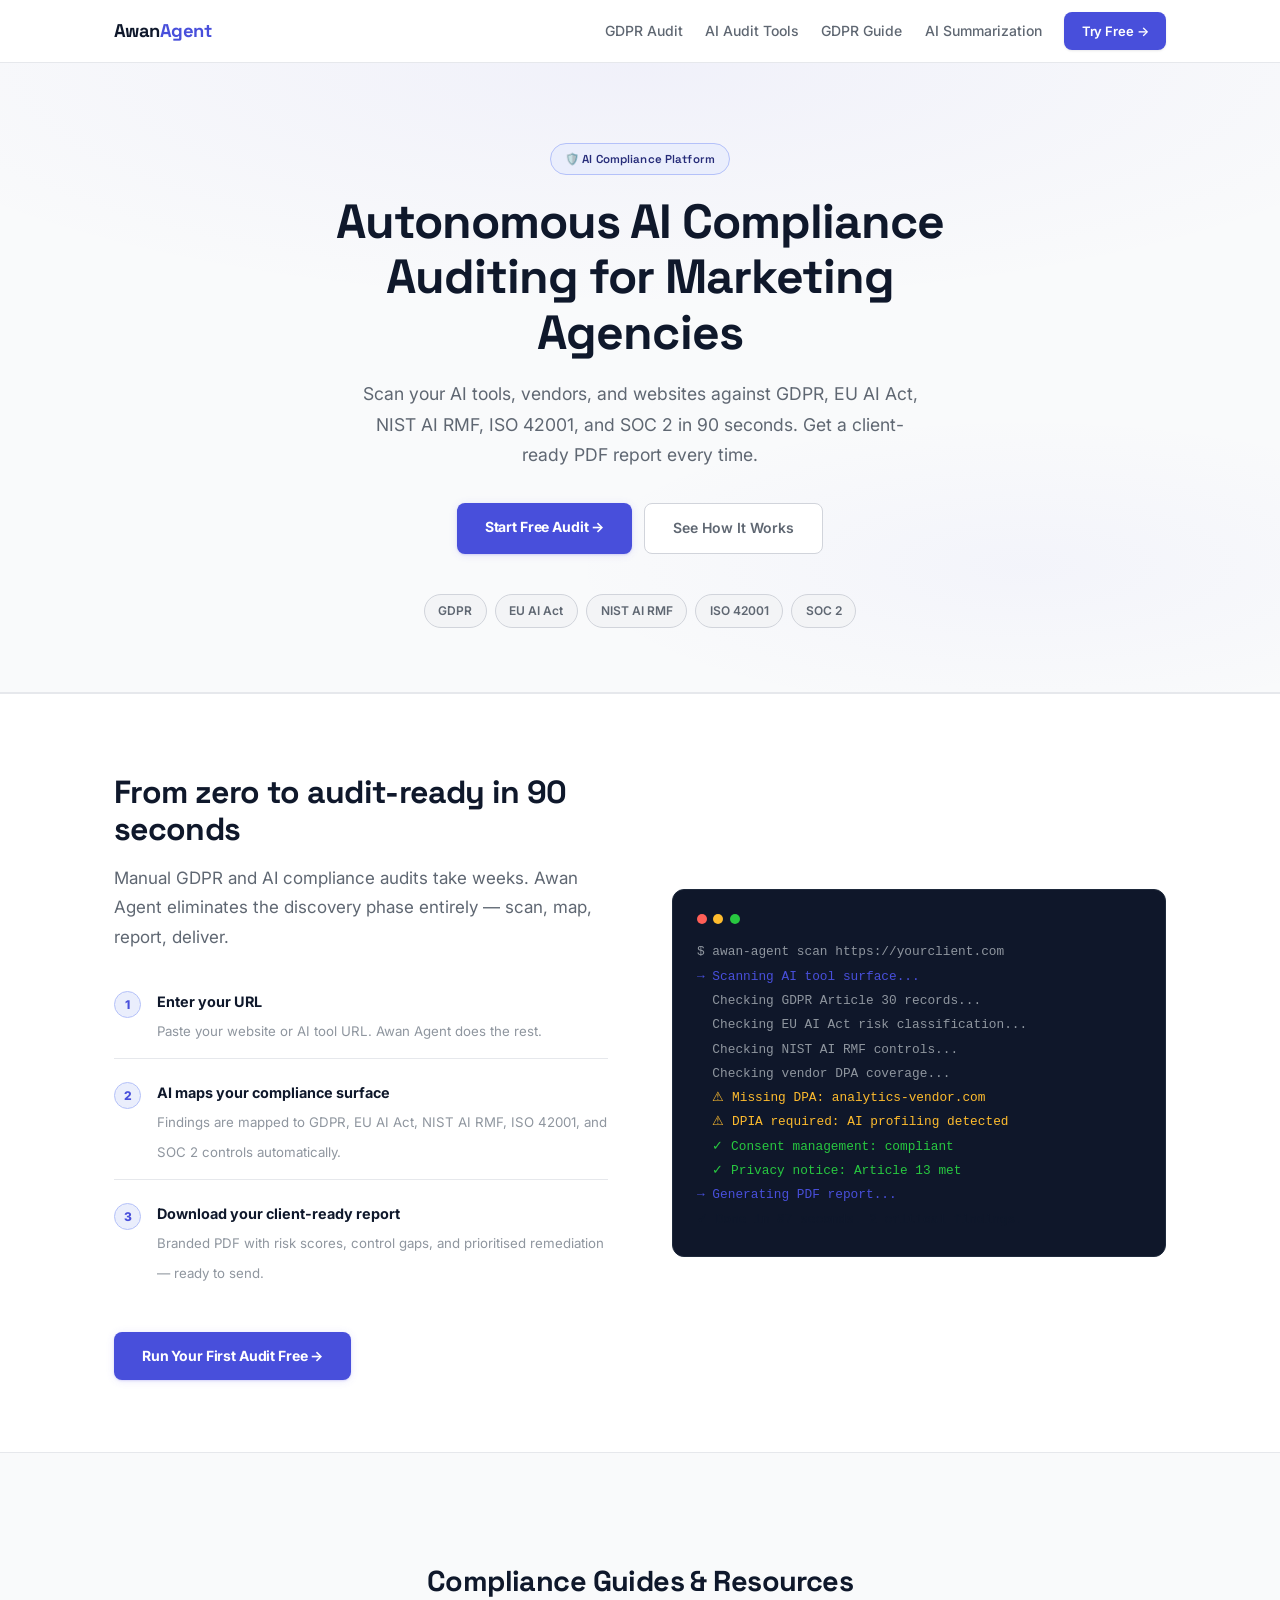
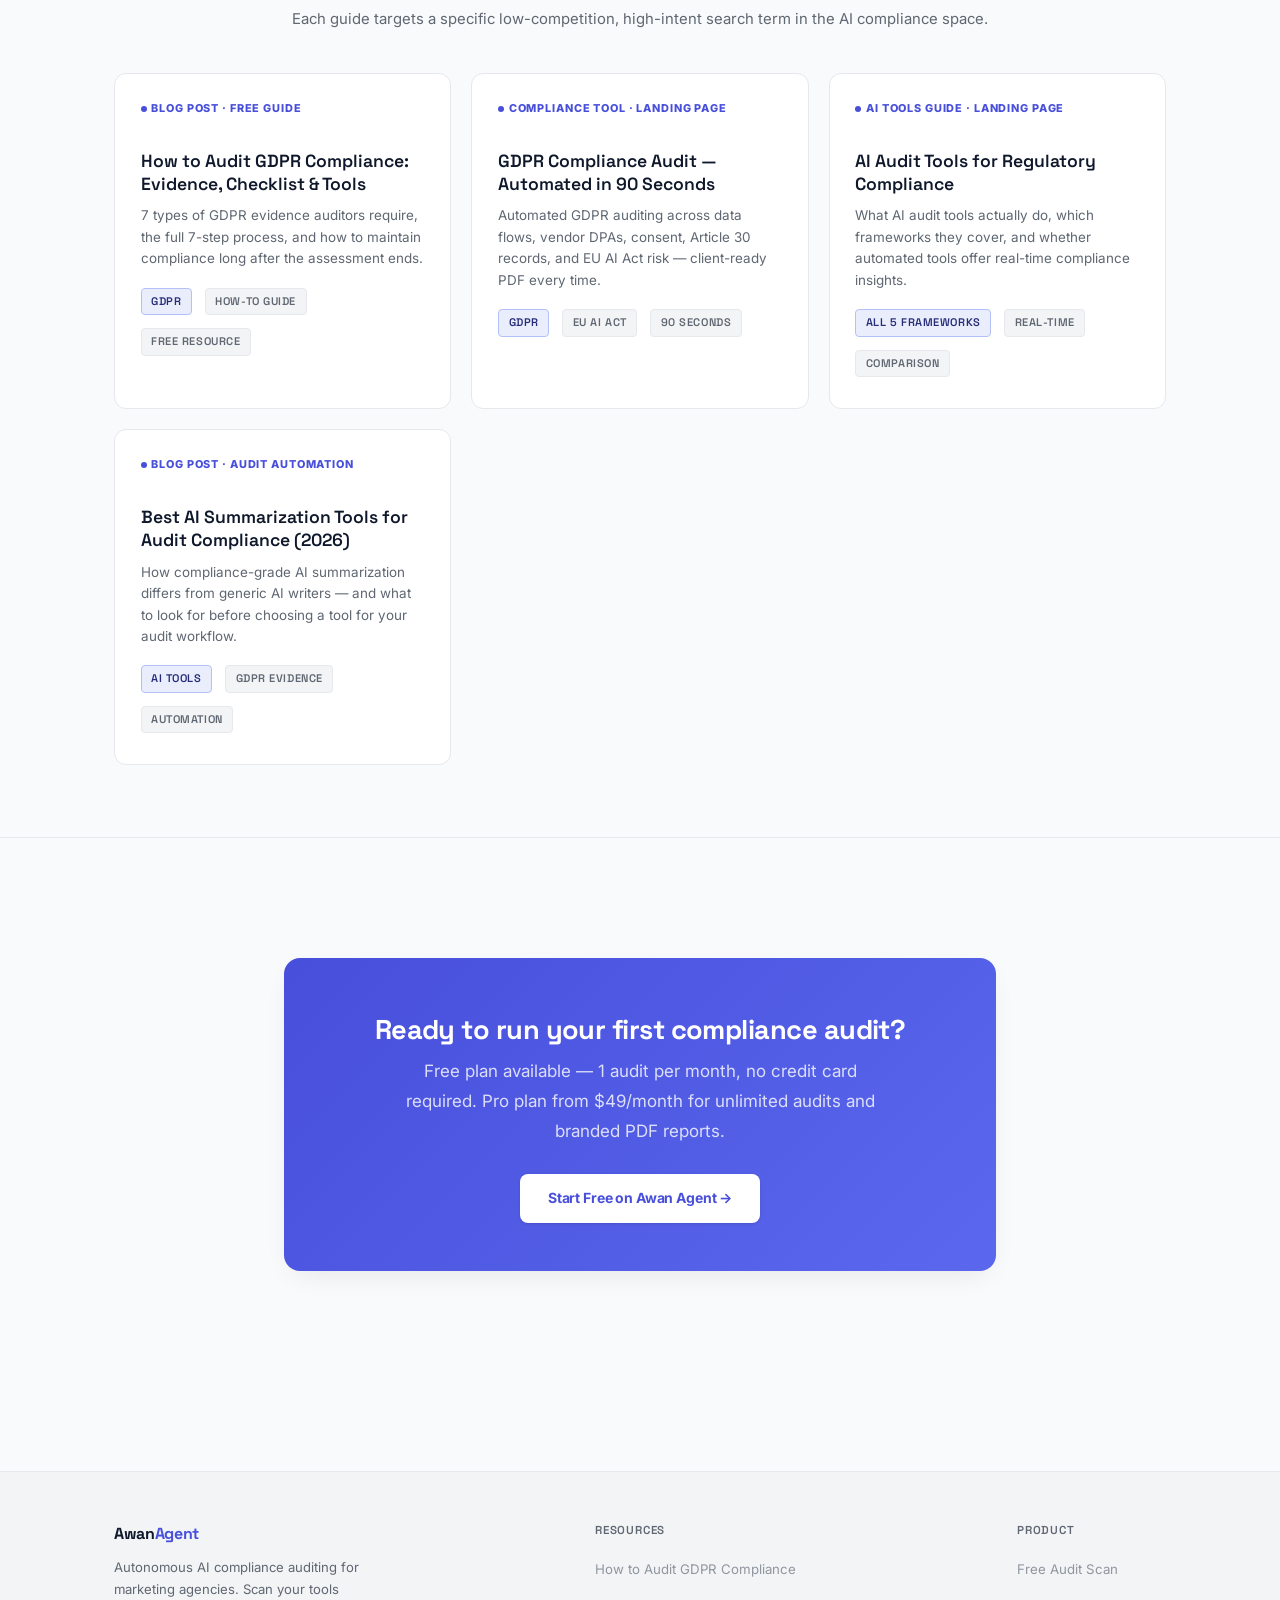
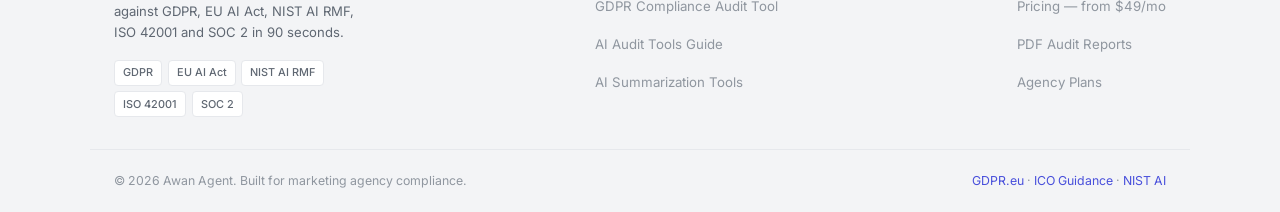
<file: index.html>
<!DOCTYPE html>
<html lang="en">
<head>
  <meta charset="UTF-8" />
  <meta name="viewport" content="width=device-width, initial-scale=1.0" />
  <title>Awan Agent — AI Compliance Audit for Marketing Agencies | GDPR, EU AI Act, SOC 2</title>
  <meta name="description" content="Awan Agent scans your AI tools against GDPR, EU AI Act, NIST AI RMF, ISO 42001 and SOC 2 in 90 seconds. Client-ready PDF reports. Built for marketing agencies." />
  <link rel="canonical" href="https://ohawanaofficial.github.io/Awan-Agent/" />
  <meta property="og:title"       content="Awan Agent — AI Compliance Audit for Marketing Agencies" />
  <meta property="og:description" content="Autonomous GDPR and EU AI Act compliance auditing in 90 seconds. Client-ready PDF reports. Built for marketing agencies." />
  <meta property="og:type"        content="website" />
  <meta property="og:url"         content="https://ohawanaofficial.github.io/Awan-Agent/" />
  <meta property="og:site_name"   content="Awan Agent" />
  <meta name="twitter:card"        content="summary_large_image" />
  <meta name="twitter:title"       content="Awan Agent — AI Compliance Audit for Marketing Agencies" />
  <meta name="twitter:description" content="Scan your AI tools against GDPR, EU AI Act, NIST AI RMF and SOC 2 in 90 seconds." />
  <script type="application/ld+json">
  {
    "@context": "https://schema.org",
    "@graph": [
      {
        "@type": "Organization",
        "name": "Awan Agent",
        "url": "https://awan-agent.lovable.app",
        "description": "Autonomous AI compliance auditing platform for marketing agencies covering GDPR, EU AI Act, NIST AI RMF, ISO 42001 and SOC 2."
      },
      {
        "@type": "WebSite",
        "name": "Awan Agent",
        "url": "https://ohawanaofficial.github.io/Awan-Agent/",
        "description": "AI compliance audit resources and tools for marketing agencies."
      },
      {
        "@type": "BreadcrumbList",
        "itemListElement": [
          { "@type": "ListItem", "position": 1, "name": "Home", "item": "https://ohawanaofficial.github.io/Awan-Agent/" }
        ]
      }
    ]
  }
  </script>
  <link rel="stylesheet" href="./styles.css" />
  <style>
    .hub-hero{padding:5rem 0 4rem;text-align:center;background:radial-gradient(ellipse 100% 60% at 50% 0%,rgba(79,70,229,.05) 0%,transparent 65%),radial-gradient(ellipse 60% 40% at 80% 80%,rgba(99,102,241,.04) 0%,transparent 60%);border-bottom:1px solid var(--border)}
    .hub-hero h1{max-width:720px;margin:0 auto 1.2rem}
    .hub-hero .lead{max-width:560px;margin:0 auto 2rem;font-size:1.1rem;color:var(--text-muted)}
    .frameworks-row{display:flex;gap:.5rem;flex-wrap:wrap;justify-content:center;margin-top:2.5rem}
    .fw-pill{background:var(--surface-2);border:1px solid var(--border-2);color:var(--text-muted);font-size:.75rem;font-weight:600;padding:.35rem .85rem;border-radius:100px}
    .pages-section{padding:4.5rem 0}
    .pages-section h2{text-align:center;font-size:clamp(1.3rem,3vw,1.8rem);margin-bottom:.5rem}
    .section-sub{text-align:center;color:var(--text-muted);font-size:.93rem;margin-bottom:2.5rem}
    .page-grid{display:grid;grid-template-columns:repeat(auto-fit,minmax(280px,1fr));gap:1.25rem}
    .page-card{background:var(--surface);border:1px solid var(--border);border-radius:var(--radius-lg);padding:1.6rem;text-decoration:none!important;display:block;transition:border-color .2s,transform .15s}
    .page-card:hover{border-color:var(--accent-border);transform:translateY(-2px);box-shadow:0 8px 24px -8px rgba(79,70,229,.12);opacity:1}
    .page-card-type{font-size:.68rem;font-weight:800;text-transform:uppercase;letter-spacing:.08em;color:var(--primary);margin-bottom:.7rem;display:block}
    .page-card h3{font-family:var(--font-display);font-size:1.1rem;font-weight:600;color:var(--text);margin-bottom:.6rem;line-height:1.3}
    .page-card p{font-size:.84rem;color:var(--text-muted);margin:0 0 1.1rem;line-height:1.6}
    .page-card-meta{display:flex;gap:.5rem;flex-wrap:wrap}
    .live-dot{width:6px;height:6px;border-radius:50%;background:var(--primary);display:inline-block;margin-right:.3rem;animation:pulse 2s infinite}
    @keyframes pulse{0%,100%{opacity:1}50%{opacity:.35}}
    
    .product-section{background:var(--surface);border-top:1px solid var(--border);border-bottom:1px solid var(--border);padding:4.5rem 0}
    .product-inner{max-width:var(--max-w-wide);margin:0 auto;padding:0 1.5rem;display:grid;grid-template-columns:1fr 1fr;gap:4rem;align-items:center}
    .product-inner h2{margin-top:0;font-size:clamp(1.4rem,3vw,2rem)}
    .product-inner>div>p{color:var(--text-muted)}
    .product-steps{list-style:none;margin:1.5rem 0 2rem;padding:0}
    .product-steps li{display:flex;gap:1rem;align-items:flex-start;padding:.75rem 0;border-bottom:1px solid var(--border)}
    .product-steps li:last-child{border-bottom:none}
    .step-num{background:var(--accent-dim);border:1px solid var(--accent-border);color:var(--primary);font-size:.75rem;font-weight:800;width:1.7rem;height:1.7rem;border-radius:50%;display:flex;align-items:center;justify-content:center;flex-shrink:0;margin-top:2px}
    .step-text strong{color:var(--text);display:block;font-size:.9rem;margin-bottom:.15rem}
    .step-text span{font-size:.83rem;color:var(--text-dim)}
    .product-visual{background:var(--bg);border:1px solid var(--border);border-radius:var(--radius-lg);padding:1.5rem}
    .terminal-bar{display:flex;gap:.4rem;margin-bottom:1rem}
    .terminal-bar span{width:10px;height:10px;border-radius:50%}
    .t-red{background:#ff5f57}.t-amber{background:#febc2e}.t-green{background:#28c840}
    .terminal-body{font-family:'Courier New',monospace;font-size:.8rem;line-height:1.9}
    .t-dim{color:var(--text-dim)}.t-accent{color:var(--primary)}.t-white{color:var(--text)}.t-warn{color:#febc2e}.t-ok{color:#28c840}
    @media(max-width:720px){.product-inner{grid-template-columns:1fr;gap:2.5rem}.hub-hero{padding:3rem 0 2.5rem}}
  </style>
</head>
<body>

<nav class="site-nav" aria-label="Main navigation">
  <div class="nav-inner">
    <a href="./" class="nav-logo">Awan<span>Agent</span></a>
    <div class="nav-links">
      <a href="./gdpr-compliance-audit/">GDPR Audit</a>
      <a href="./ai-audit-tools/">AI Audit Tools</a>
      <a href="./blog/how-to-audit-gdpr-compliance/">GDPR Guide</a>
      <a href="./blog/ai-summarization-tools-audit-compliance/">AI Summarization</a>
      <a href="https://awan-agent.lovable.app" target="_blank" rel="noopener" class="btn-nav">Try Free →</a>
    </div>
  </div>
</nav>

<header class="hub-hero">
  <div class="container">
    <div class="hero-badge">🛡️ AI Compliance Platform</div>
    <h1>Autonomous AI Compliance Auditing for Marketing Agencies</h1>
    <p class="lead">Scan your AI tools, vendors, and websites against GDPR, EU AI Act, NIST AI RMF, ISO 42001, and SOC 2 in 90 seconds. Get a client-ready PDF report every time.</p>
    <div class="cta-buttons">
      <a href="https://awan-agent.lovable.app" target="_blank" rel="noopener" class="btn">Start Free Audit →</a>
      <a href="./gdpr-compliance-audit/" class="btn-ghost">See How It Works</a>
    </div>
    <div class="frameworks-row">
      <span class="fw-pill">GDPR</span>
      <span class="fw-pill">EU AI Act</span>
      <span class="fw-pill">NIST AI RMF</span>
      <span class="fw-pill">ISO 42001</span>
      <span class="fw-pill">SOC 2</span>
    </div>
  </div>
</header>

<section class="product-section">
  <div class="product-inner">
    <div>
      <h2>From zero to audit-ready in 90 seconds</h2>
      <p>Manual GDPR and AI compliance audits take weeks. Awan Agent eliminates the discovery phase entirely — scan, map, report, deliver.</p>
      <ul class="product-steps">
        <li>
          <span class="step-num">1</span>
          <div class="step-text"><strong>Enter your URL</strong><span>Paste your website or AI tool URL. Awan Agent does the rest.</span></div>
        </li>
        <li>
          <span class="step-num">2</span>
          <div class="step-text"><strong>AI maps your compliance surface</strong><span>Findings are mapped to GDPR, EU AI Act, NIST AI RMF, ISO 42001, and SOC 2 controls automatically.</span></div>
        </li>
        <li>
          <span class="step-num">3</span>
          <div class="step-text"><strong>Download your client-ready report</strong><span>Branded PDF with risk scores, control gaps, and prioritised remediation — ready to send.</span></div>
        </li>
      </ul>
      <a href="https://awan-agent.lovable.app" target="_blank" rel="noopener" class="btn">Run Your First Audit Free →</a>
    </div>
    <div class="product-visual" aria-hidden="true">
      <div class="terminal-bar"><span class="t-red"></span><span class="t-amber"></span><span class="t-green"></span></div>
      <div class="terminal-body">
        <div class="t-dim">$ awan-agent scan https://yourclient.com</div>
        <div class="t-accent">→ Scanning AI tool surface...</div>
        <div class="t-dim">&nbsp; Checking GDPR Article 30 records...</div>
        <div class="t-dim">&nbsp; Checking EU AI Act risk classification...</div>
        <div class="t-dim">&nbsp; Checking NIST AI RMF controls...</div>
        <div class="t-dim">&nbsp; Checking vendor DPA coverage...</div>
        <div class="t-warn">&nbsp; ⚠ Missing DPA: analytics-vendor.com</div>
        <div class="t-warn">&nbsp; ⚠ DPIA required: AI profiling detected</div>
        <div class="t-ok">&nbsp; ✓ Consent management: compliant</div>
        <div class="t-ok">&nbsp; ✓ Privacy notice: Article 13 met</div>
        <div class="t-accent">→ Generating PDF report...</div>
        <div class="t-white">✓ Done in 87 seconds. 2 critical findings.</div>
      </div>
    </div>
  </div>
</section>

<section class="pages-section">
  <div class="container-wide">
    <h2>Compliance Guides &amp; Resources</h2>
    <p class="section-sub">Each guide targets a specific low-competition, high-intent search term in the AI compliance space.</p>
    <div class="page-grid">

      <a href="./blog/how-to-audit-gdpr-compliance/" class="page-card">
        <span class="page-card-type"><span class="live-dot"></span>Blog Post · Free Guide</span>
        <h3>How to Audit GDPR Compliance: Evidence, Checklist &amp; Tools</h3>
        <p>7 types of GDPR evidence auditors require, the full 7-step process, and how to maintain compliance long after the assessment ends.</p>
        <div class="page-card-meta">
          <span class="tag green">GDPR</span>
          <span class="tag">How-To Guide</span>
          <span class="tag">Free Resource</span>
        </div>
      </a>

      <a href="./gdpr-compliance-audit/" class="page-card">
        <span class="page-card-type"><span class="live-dot"></span>Compliance Tool · Landing Page</span>
        <h3>GDPR Compliance Audit — Automated in 90 Seconds</h3>
        <p>Automated GDPR auditing across data flows, vendor DPAs, consent, Article 30 records, and EU AI Act risk — client-ready PDF every time.</p>
        <div class="page-card-meta">
          <span class="tag green">GDPR</span><span class="tag">EU AI Act</span><span class="tag">90 Seconds</span>
        </div>
      </a>

      <a href="./ai-audit-tools/" class="page-card">
        <span class="page-card-type"><span class="live-dot"></span>AI Tools Guide · Landing Page</span>
        <h3>AI Audit Tools for Regulatory Compliance</h3>
        <p>What AI audit tools actually do, which frameworks they cover, and whether automated tools offer real-time compliance insights.</p>
        <div class="page-card-meta">
          <span class="tag green">All 5 Frameworks</span><span class="tag">Real-Time</span><span class="tag">Comparison</span>
        </div>
      </a>

      <a href="./blog/ai-summarization-tools-audit-compliance/" class="page-card">
        <span class="page-card-type"><span class="live-dot"></span>Blog Post · Audit Automation</span>
        <h3>Best AI Summarization Tools for Audit Compliance (2026)</h3>
        <p>How compliance-grade AI summarization differs from generic AI writers — and what to look for before choosing a tool for your audit workflow.</p>
        <div class="page-card-meta">
          <span class="tag green">AI Tools</span><span class="tag">GDPR Evidence</span><span class="tag">Automation</span>
        </div>
      </a>

    </div>
  </div>
</section>

<section style="padding:4rem 0;border-top:1px solid var(--border);background:var(--bg)">
  <div class="container">
    <div class="cta-block">
      <h2>Ready to run your first compliance audit?</h2>
      <p>Free plan available — 1 audit per month, no credit card required. Pro plan from $49/month for unlimited audits and branded PDF reports.</p>
      <div class="cta-buttons">
        <a href="https://awan-agent.lovable.app" target="_blank" rel="noopener" class="btn">Start Free on Awan Agent →</a>
      </div>
    </div>
  </div>
</section>

<footer class="site-footer">
  <div class="footer-main">
    <div class="footer-brand">
      <a href="./" class="footer-logo">Awan<span>Agent</span></a>
      <p class="footer-desc">Autonomous AI compliance auditing for marketing agencies. Scan your tools against GDPR, EU AI Act, NIST AI RMF, ISO 42001 and SOC 2 in 90 seconds.</p>
      <div class="footer-frameworks">
        <span class="fw-tag">GDPR</span><span class="fw-tag">EU AI Act</span><span class="fw-tag">NIST AI RMF</span><span class="fw-tag">ISO 42001</span><span class="fw-tag">SOC 2</span>
      </div>
    </div>
    <div class="footer-col">
      <h5>Resources</h5>
      <ul>
        <li><a href="./blog/how-to-audit-gdpr-compliance/">How to Audit GDPR Compliance</a></li>
        <li><a href="./gdpr-compliance-audit/">GDPR Compliance Audit Tool</a></li>
        <li><a href="./ai-audit-tools/">AI Audit Tools Guide</a></li>
        <li><a href="./blog/ai-summarization-tools-audit-compliance/">AI Summarization Tools</a></li>
      </ul>
    </div>
    <div class="footer-col">
      <h5>Product</h5>
      <ul>
        <li><a href="https://awan-agent.lovable.app" target="_blank" rel="noopener">Free Audit Scan</a></li>
        <li><a href="https://awan-agent.lovable.app" target="_blank" rel="noopener">Pricing — from $49/mo</a></li>
        <li><a href="https://awan-agent.lovable.app" target="_blank" rel="noopener">PDF Audit Reports</a></li>
        <li><a href="https://awan-agent.lovable.app" target="_blank" rel="noopener">Agency Plans</a></li>
      </ul>
    </div>
  </div>
  <div class="footer-bottom">
    <span>© 2026 Awan Agent. Built for marketing agency compliance.</span>
    <span>
      <a href="https://gdpr.eu" target="_blank" rel="noopener nofollow">GDPR.eu</a> ·
      <a href="https://ico.org.uk/for-organisations/uk-gdpr-guidance-and-resources/" target="_blank" rel="noopener nofollow">ICO Guidance</a> ·
      <a href="https://www.nist.gov/artificial-intelligence" target="_blank" rel="noopener nofollow">NIST AI</a>
    </span>
  </div>
</footer>

</body>
</html>
</file>
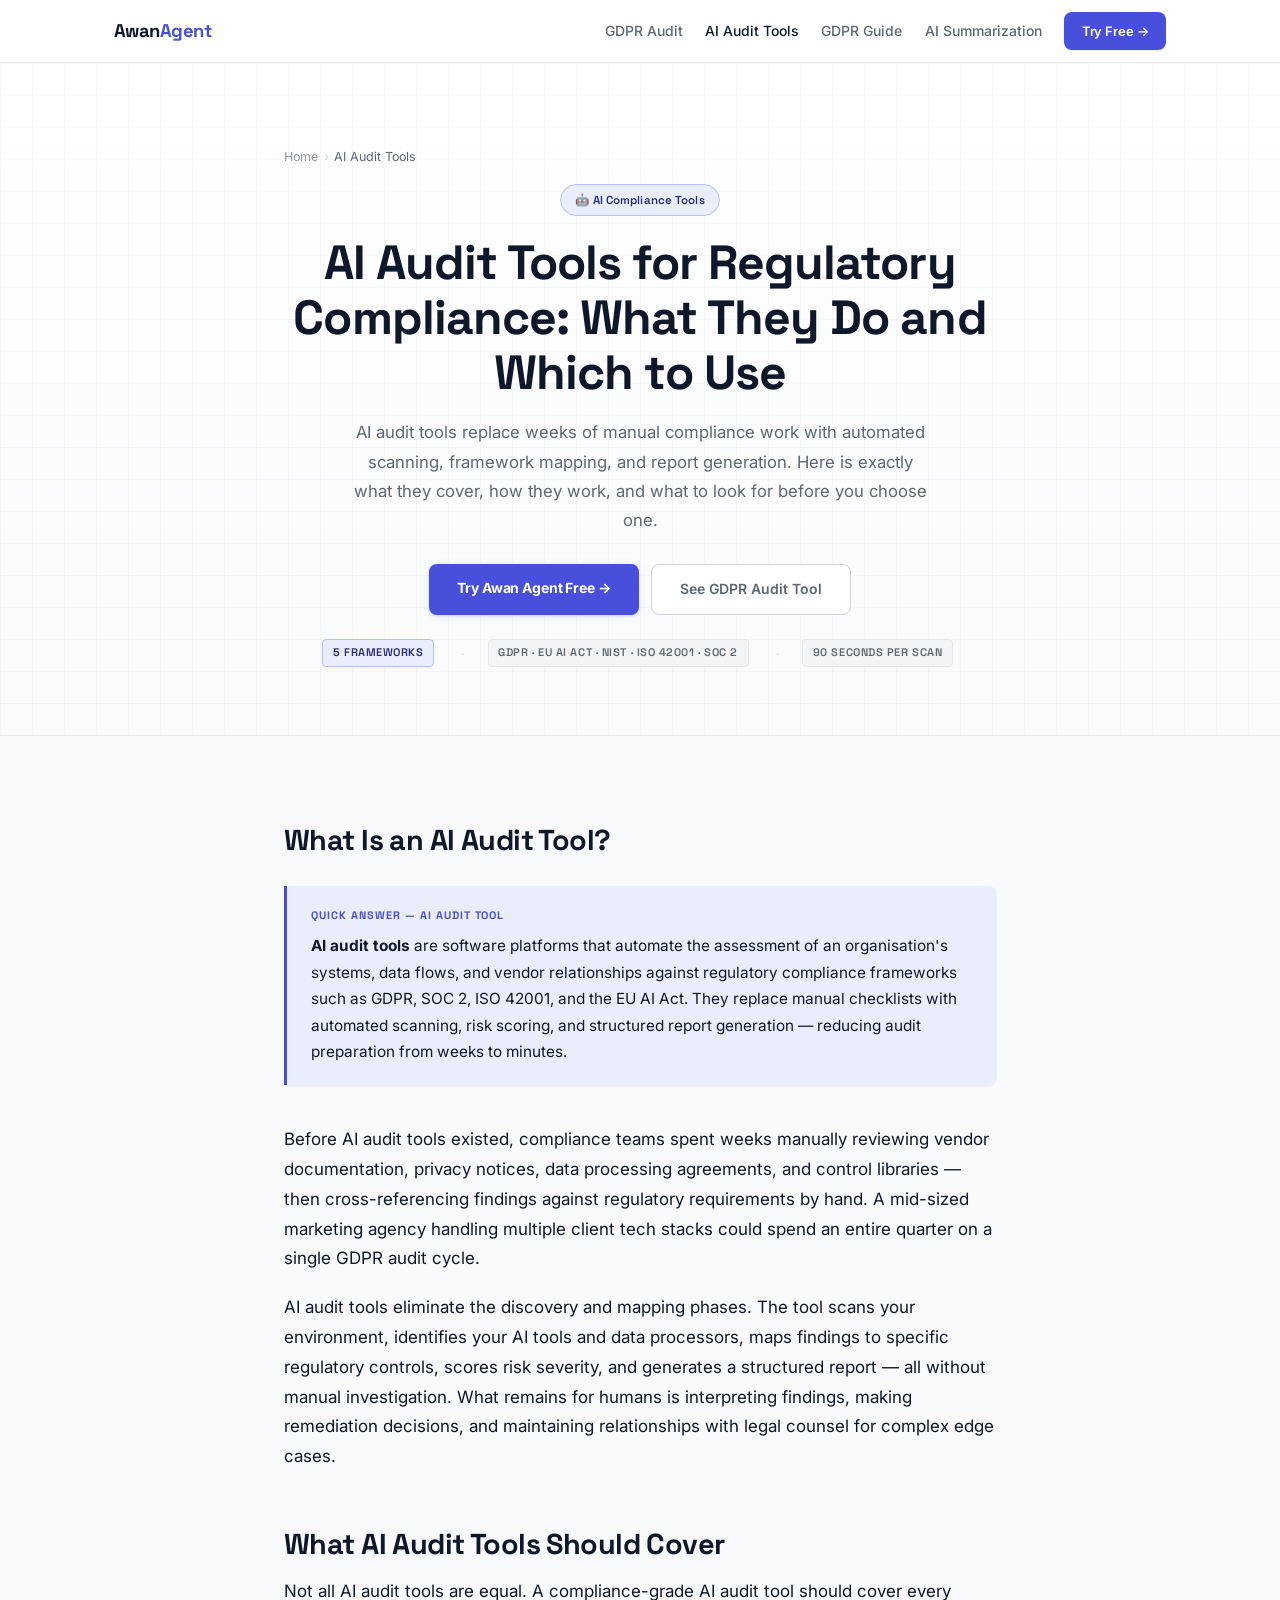
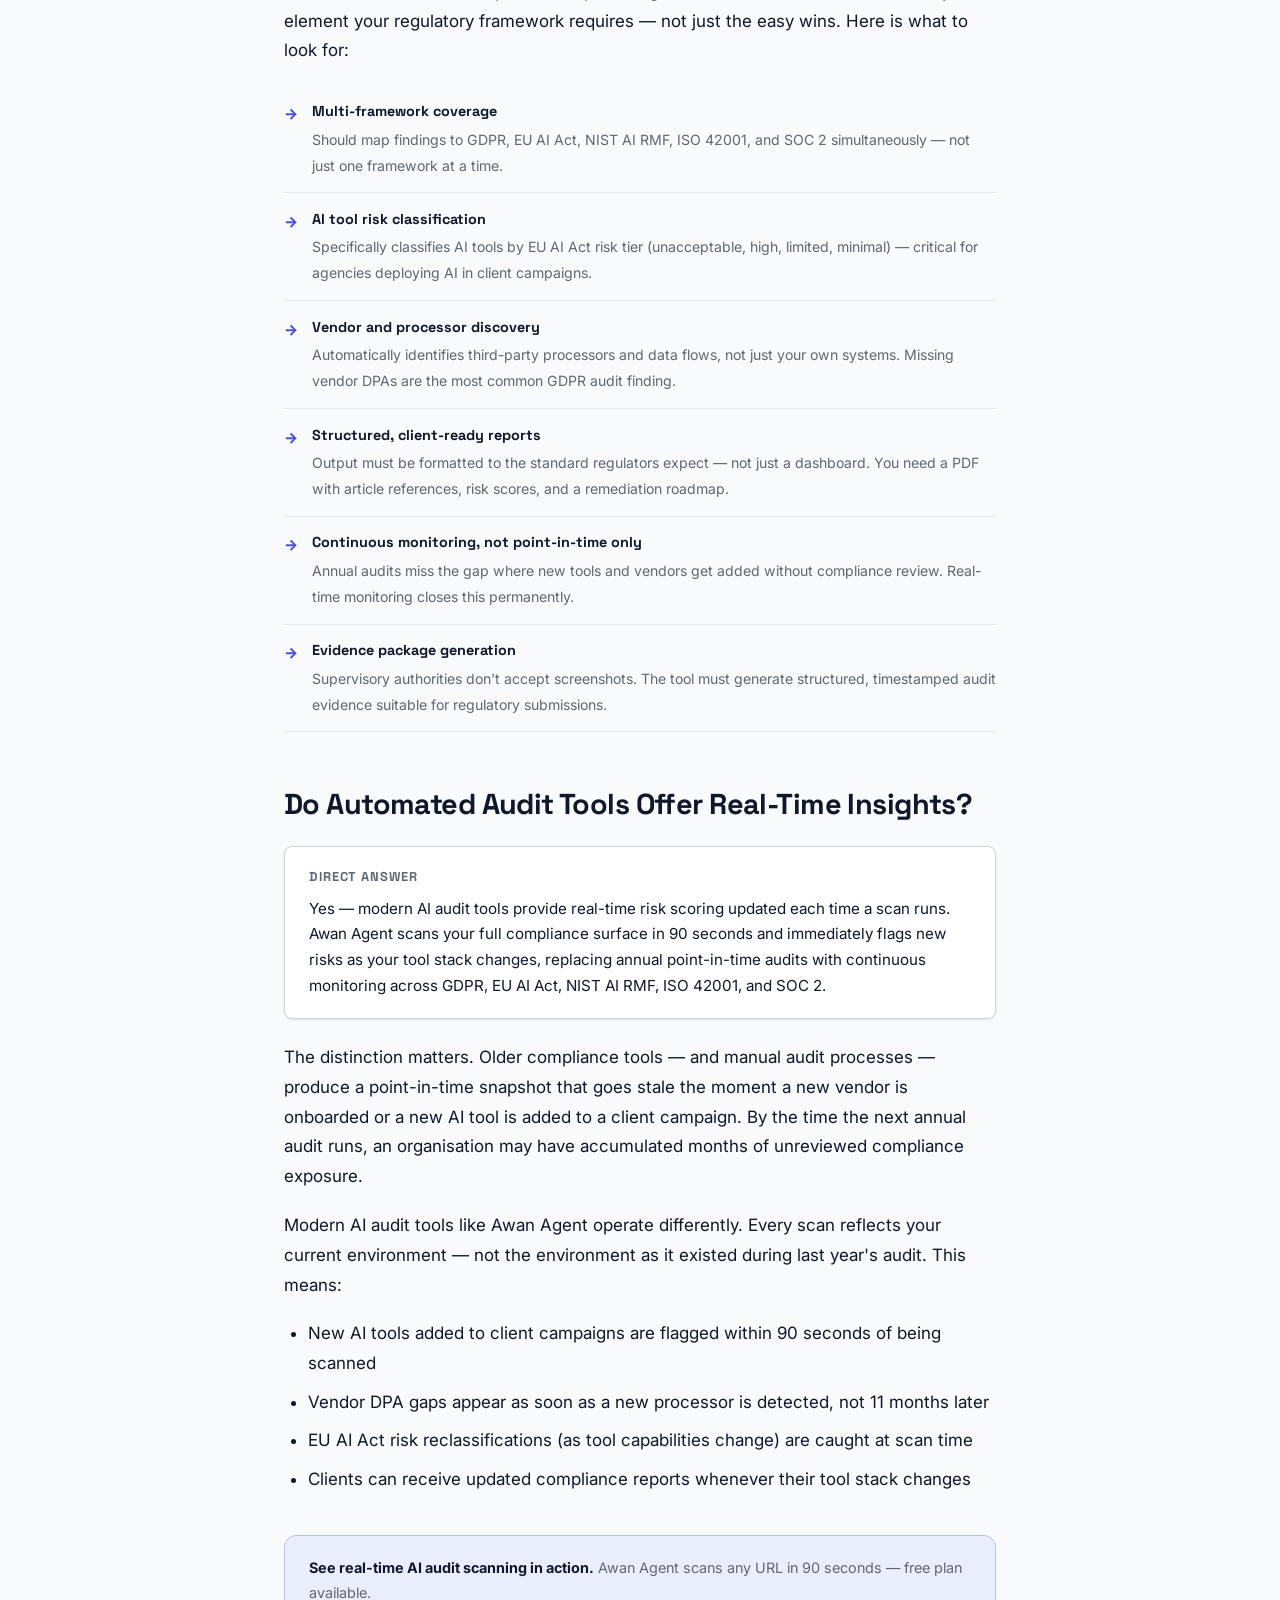
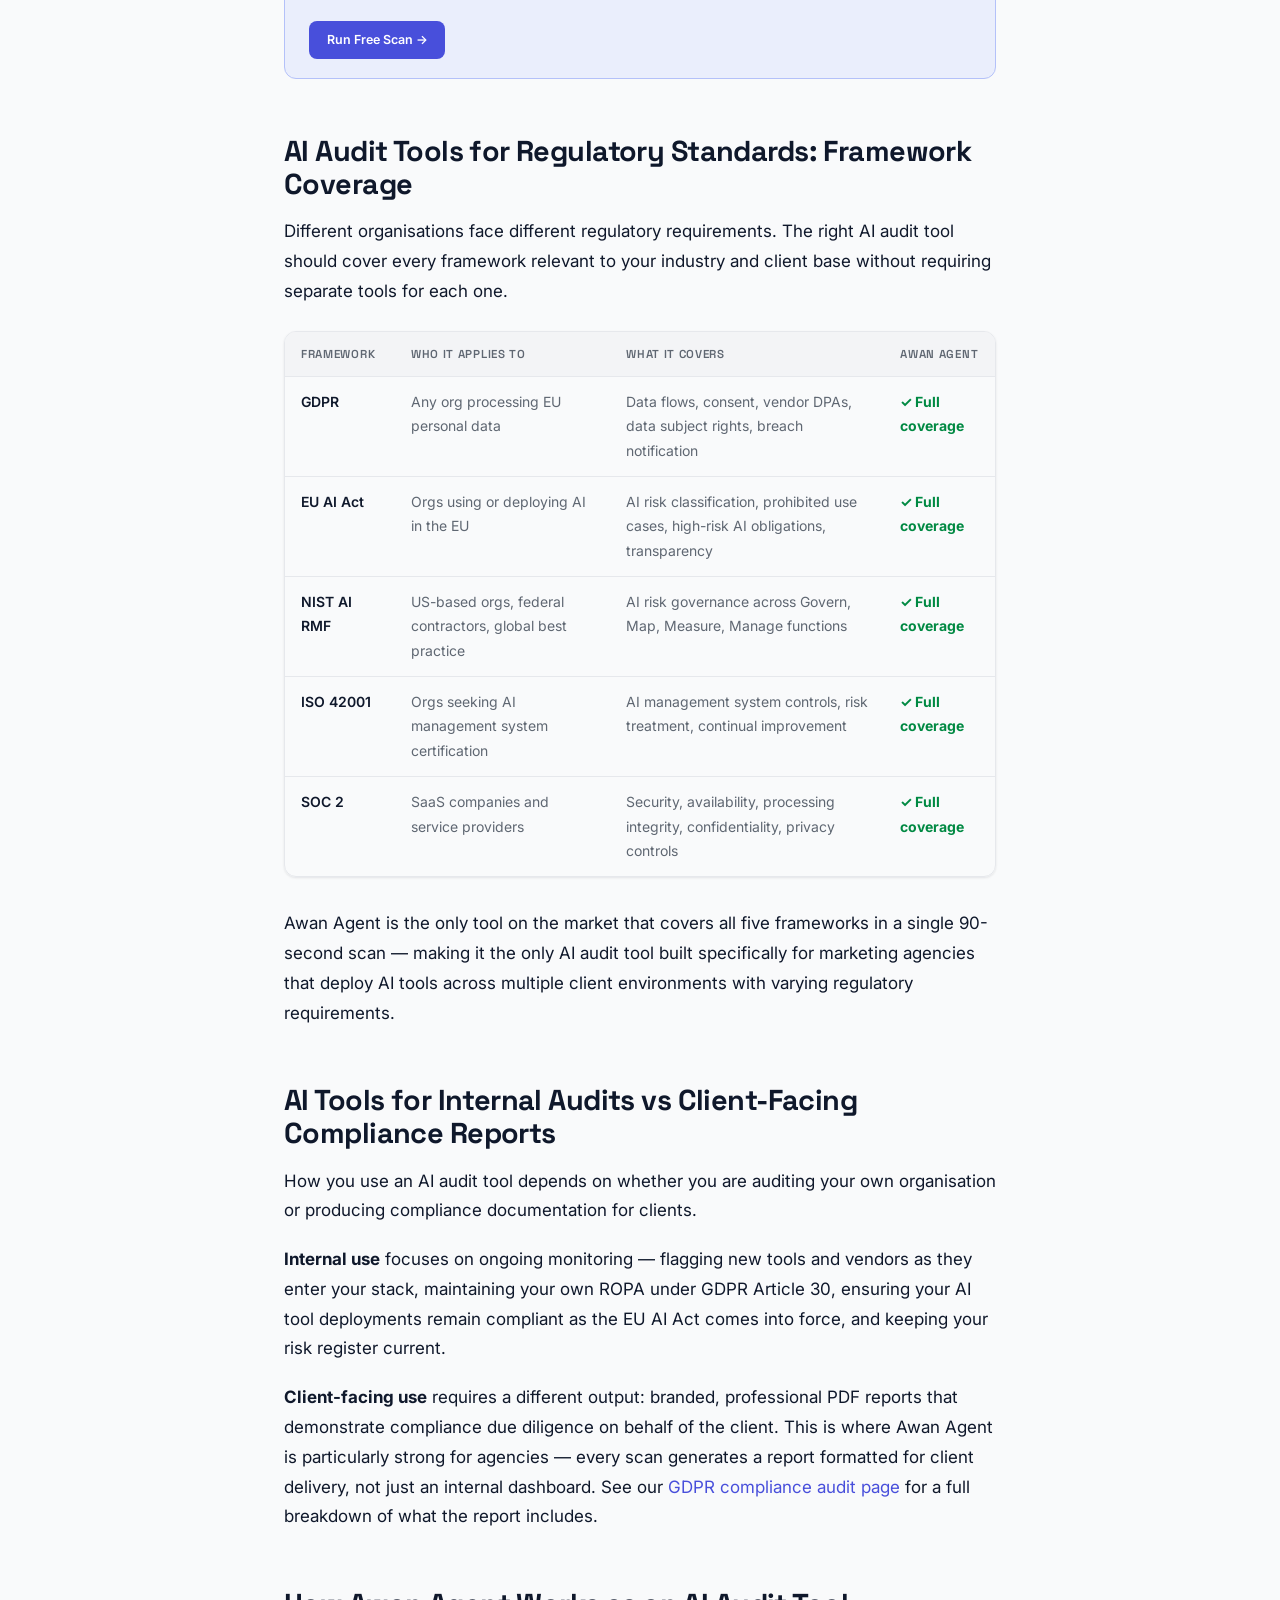
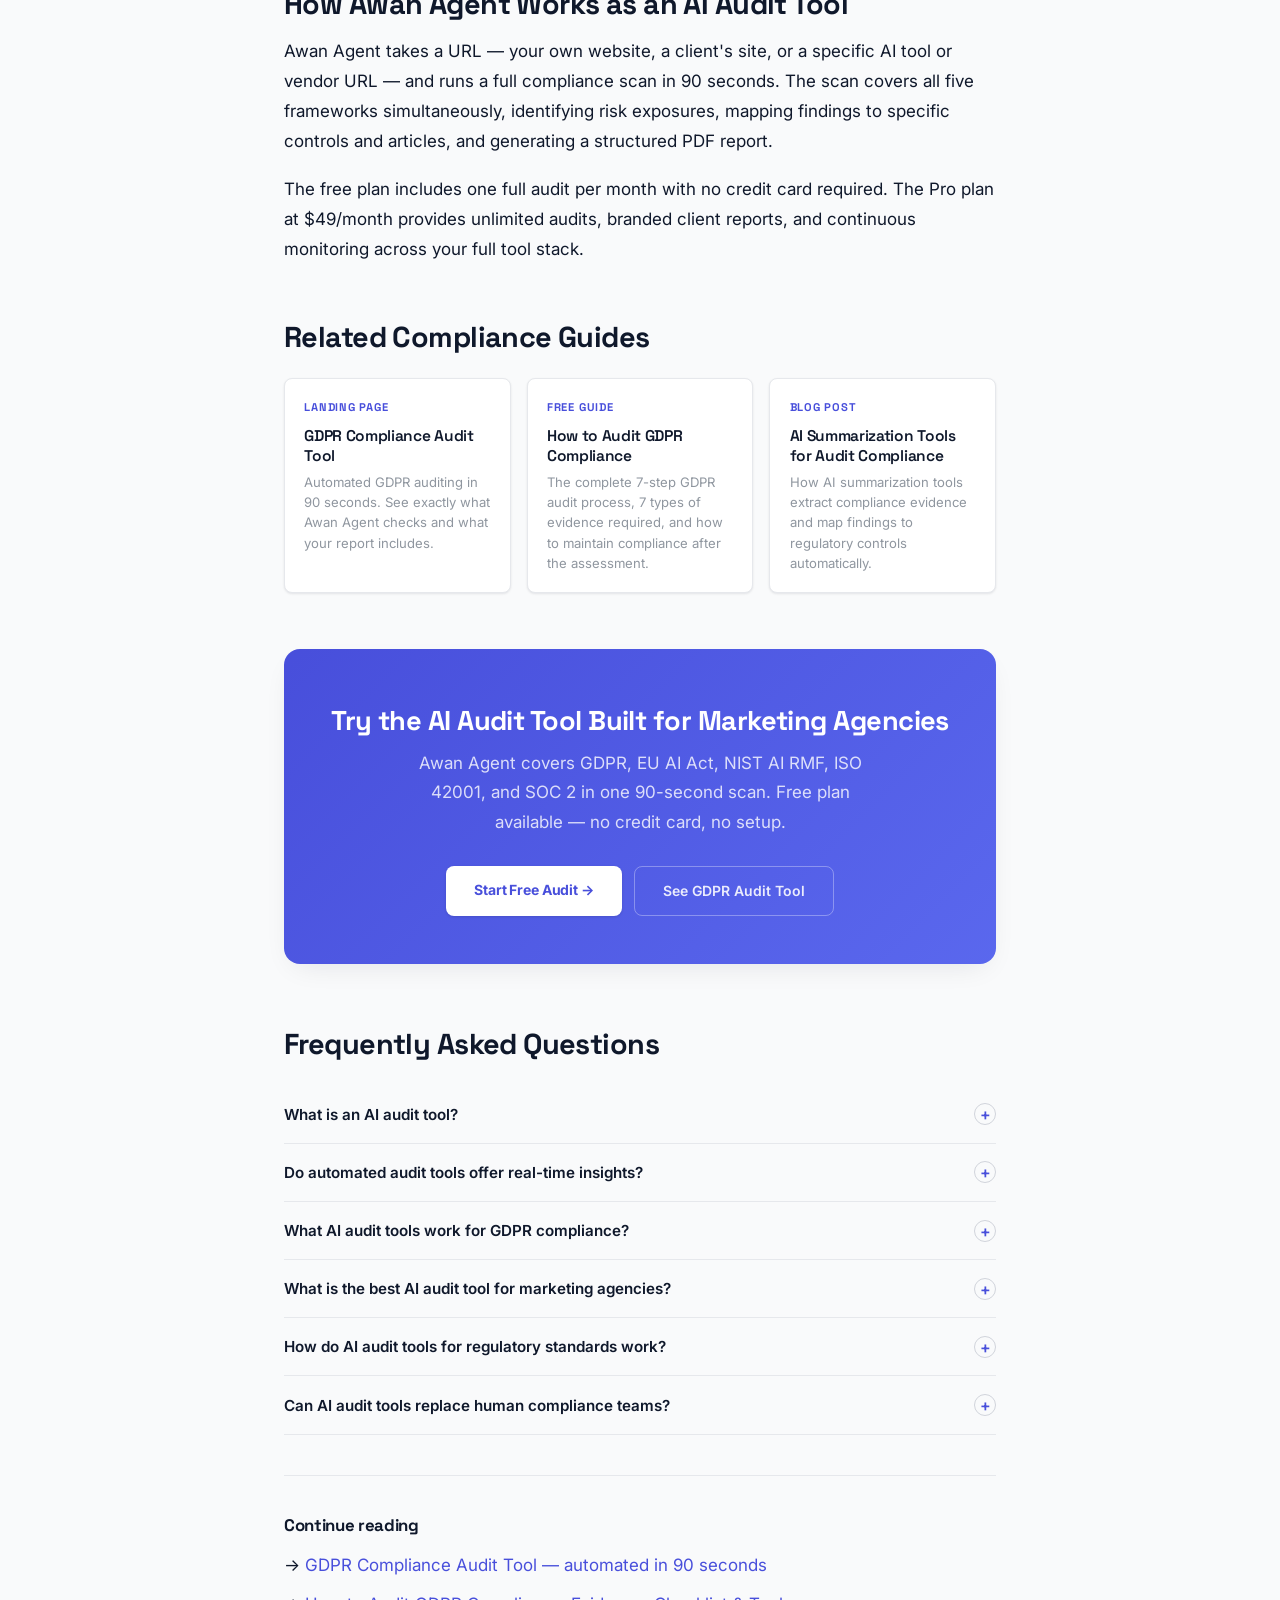
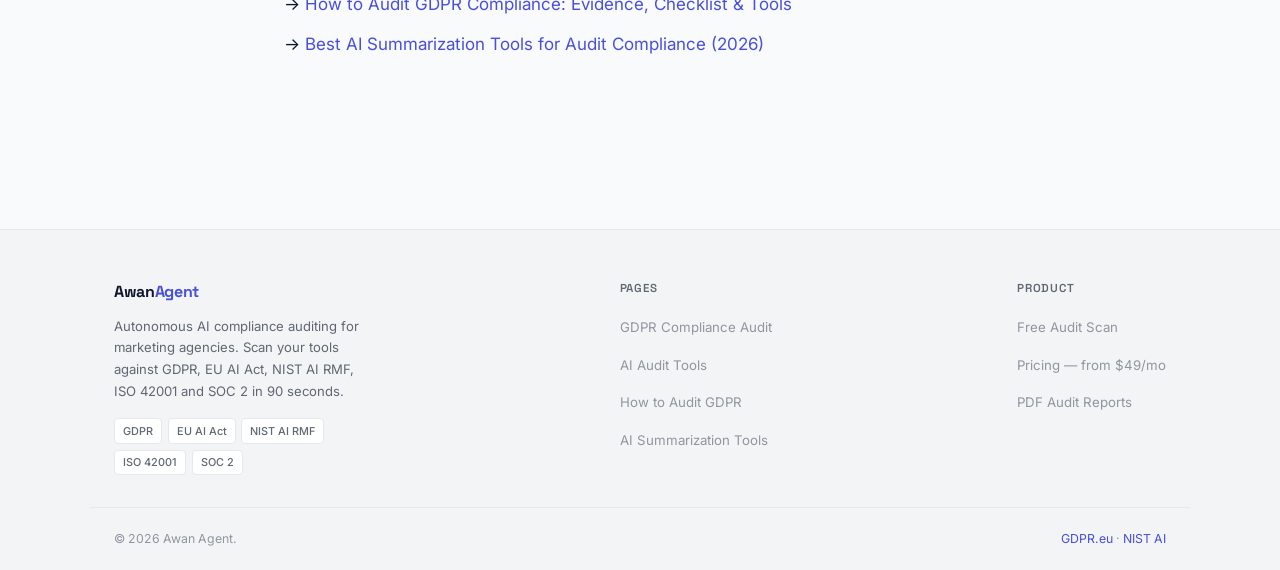
<file: ai-audit-tools/index.html>
<!DOCTYPE html>
<html lang="en">
<head>
  <meta charset="UTF-8" /><meta name="viewport" content="width=device-width, initial-scale=1.0" />
  <title>AI Audit Tools for Compliance — GDPR, EU AI Act &amp; SOC 2 (2026)</title>
  <meta name="description" content="AI audit tools automate regulatory compliance across GDPR, EU AI Act, NIST AI RMF and SOC 2. See what to look for, how they work, and which handles all frameworks in one scan." />
  <link rel="canonical" href="https://ohawanaofficial.github.io/Awan-Agent/ai-audit-tools/" />
  <meta property="og:title" content="AI Audit Tools for Compliance — GDPR, EU AI Act &amp; SOC 2 (2026)" />
  <meta property="og:description" content="AI audit tools automate regulatory compliance across GDPR, EU AI Act, NIST AI RMF and SOC 2. Awan Agent covers all frameworks in one 90-second scan." />
  <meta property="og:type" content="website" /><meta property="og:url" content="https://ohawanaofficial.github.io/Awan-Agent/ai-audit-tools/" />
  <script type="application/ld+json">
  {"@context":"https://schema.org","@graph":[{"@type":"SoftwareApplication","name":"Awan Agent — AI Audit Tool","applicationCategory":"BusinessApplication","operatingSystem":"Web","description":"AI audit tool covering GDPR, EU AI Act, NIST AI RMF, ISO 42001 and SOC 2 compliance in one 90-second scan with client-ready PDF reports.","url":"https://awan-agent.lovable.app","offers":{"@type":"Offer","price":"0","priceCurrency":"USD"}},{"@type":"FAQPage","mainEntity":[{"@type":"Question","name":"What is an AI audit tool?","acceptedAnswer":{"@type":"Answer","text":"An AI audit tool is a software platform that automates the assessment of an organisation's systems, data flows, and vendor relationships against regulatory compliance frameworks such as GDPR, SOC 2, ISO 42001, and the EU AI Act. AI audit tools replace manual checklists with automated scanning, risk scoring, and report generation."}},{"@type":"Question","name":"Do automated audit tools offer real-time insights?","acceptedAnswer":{"@type":"Answer","text":"Yes — modern AI audit tools provide real-time risk scoring updated each time a scan runs. Awan Agent scans your full compliance surface in 90 seconds and immediately flags new risks as your tool stack changes, replacing annual point-in-time audits with continuous monitoring."}},{"@type":"Question","name":"What AI audit tools work for GDPR compliance?","acceptedAnswer":{"@type":"Answer","text":"AI audit tools built specifically for GDPR compliance should cover Article 30 ROPA requirements, consent mechanism review, vendor DPA coverage under Article 28, data subject rights procedures, and breach notification readiness. Awan Agent covers all GDPR controls plus EU AI Act, NIST AI RMF, ISO 42001, and SOC 2 in the same scan."}}]},{"@type":"BreadcrumbList","itemListElement":[{"@type":"ListItem","position":1,"name":"Home","item":"https://ohawanaofficial.github.io/Awan-Agent/"},{"@type":"ListItem","position":2,"name":"AI Audit Tools","item":"https://ohawanaofficial.github.io/Awan-Agent/ai-audit-tools/"}]}]}
  </script>
  <link rel="stylesheet" href="../styles.css" />
  <style>
    .features-list{list-style:none;margin:1rem 0 2rem;padding:0}
    .features-list li{display:flex;gap:.85rem;align-items:flex-start;padding:.85rem 0;border-bottom:1px solid var(--border);margin:0;font-size:.93rem}
    .features-list li::before{content:'→';color:var(--primary);font-weight:800;flex-shrink:0;margin-top:2px}
    .features-list strong{color:var(--text);display:block;margin-bottom:.15rem}
    .features-list span{color:var(--text-muted);font-size:.88rem}
    .snippet-answer{background:var(--surface);border:1px solid var(--border-2);border-radius:var(--radius);padding:1.2rem 1.5rem;margin:1.5rem 0}
    .snippet-answer .q{font-size:.8rem;font-weight:800;text-transform:uppercase;letter-spacing:.07em;color:var(--text-muted);margin-bottom:.5rem}
    .snippet-answer p{margin:0;font-size:.95rem;line-height:1.7}
    .internal-grid{display:grid;grid-template-columns:repeat(auto-fit,minmax(220px,1fr));gap:1rem;margin:1.5rem 0 2.5rem}
    .internal-card{background:var(--surface);border:1px solid var(--border);border-radius:var(--radius);padding:1.2rem;text-decoration:none!important;transition:border-color .15s,transform .15s;display:block}
    .internal-card:hover{border-color:var(--accent-border);transform:translateY(-2px);opacity:1}
    .internal-card .label{font-size:.7rem;font-weight:800;text-transform:uppercase;letter-spacing:.07em;color:var(--primary);margin-bottom:.5rem;display:block}
    .internal-card h4{font-family:var(--font-display);font-size:.97rem;font-weight:600;color:var(--text);margin-bottom:.35rem;line-height:1.3}
    .internal-card p{font-size:.82rem;color:var(--text-dim);margin:0;line-height:1.55}
  </style>
</head>
<body>

<nav class="site-nav"><div class="nav-inner">
  <a href="../" class="nav-logo">Awan<span>Agent</span></a>
  <div class="nav-links">
    <a href="../gdpr-compliance-audit/">GDPR Audit</a>
    <a href="./" class="active">AI Audit Tools</a>
    <a href="../blog/how-to-audit-gdpr-compliance/">GDPR Guide</a>
    <a href="../blog/ai-summarization-tools-audit-compliance/">AI Summarization</a>
    <a href="https://awan-agent.lovable.app" target="_blank" rel="noopener" class="btn-nav">Try Free →</a>
  </div>
</div></nav>

<header class="hero">
  <div class="container">
    <nav class="breadcrumb"><a href="../">Home</a><span class="sep">›</span><span class="current">AI Audit Tools</span></nav>
    <div class="hero-badge" style="margin-top:1rem">🤖 AI Compliance Tools</div>
    <h1>AI Audit Tools for Regulatory Compliance: What They Do and Which to Use</h1>
    <p class="lead">AI audit tools replace weeks of manual compliance work with automated scanning, framework mapping, and report generation. Here is exactly what they cover, how they work, and what to look for before you choose one.</p>
    <div class="cta-buttons" style="display:flex;gap:.75rem;justify-content:center;flex-wrap:wrap;margin-bottom:1.5rem">
      <a href="https://awan-agent.lovable.app" target="_blank" rel="noopener" class="btn">Try Awan Agent Free →</a>
      <a href="../gdpr-compliance-audit/" class="btn-ghost">See GDPR Audit Tool</a>
    </div>
    <div class="meta-row">
      <span><span class="tag green">5 Frameworks</span></span><span class="sep">·</span>
      <span><span class="tag">GDPR · EU AI Act · NIST · ISO 42001 · SOC 2</span></span><span class="sep">·</span>
      <span><span class="tag">90 seconds per scan</span></span>
    </div>
  </div>
</header>

<main class="article-body"><div class="container">

  <h2>What Is an AI Audit Tool?</h2>
  <div class="snippet-block">
    <span class="snippet-label">Quick Answer — AI Audit Tool</span>
    <p><strong>AI audit tools</strong> are software platforms that automate the assessment of an organisation's systems, data flows, and vendor relationships against regulatory compliance frameworks such as GDPR, SOC 2, ISO 42001, and the EU AI Act. They replace manual checklists with automated scanning, risk scoring, and structured report generation — reducing audit preparation from weeks to minutes.</p>
  </div>
  <p>Before AI audit tools existed, compliance teams spent weeks manually reviewing vendor documentation, privacy notices, data processing agreements, and control libraries — then cross-referencing findings against regulatory requirements by hand. A mid-sized marketing agency handling multiple client tech stacks could spend an entire quarter on a single GDPR audit cycle.</p>
  <p>AI audit tools eliminate the discovery and mapping phases. The tool scans your environment, identifies your AI tools and data processors, maps findings to specific regulatory controls, scores risk severity, and generates a structured report — all without manual investigation. What remains for humans is interpreting findings, making remediation decisions, and maintaining relationships with legal counsel for complex edge cases.</p>

  <h2>What AI Audit Tools Should Cover</h2>
  <p>Not all AI audit tools are equal. A compliance-grade AI audit tool should cover every element your regulatory framework requires — not just the easy wins. Here is what to look for:</p>
  <ul class="features-list">
    <li><div><strong>Multi-framework coverage</strong><span>Should map findings to GDPR, EU AI Act, NIST AI RMF, ISO 42001, and SOC 2 simultaneously — not just one framework at a time.</span></div></li>
    <li><div><strong>AI tool risk classification</strong><span>Specifically classifies AI tools by EU AI Act risk tier (unacceptable, high, limited, minimal) — critical for agencies deploying AI in client campaigns.</span></div></li>
    <li><div><strong>Vendor and processor discovery</strong><span>Automatically identifies third-party processors and data flows, not just your own systems. Missing vendor DPAs are the most common GDPR audit finding.</span></div></li>
    <li><div><strong>Structured, client-ready reports</strong><span>Output must be formatted to the standard regulators expect — not just a dashboard. You need a PDF with article references, risk scores, and a remediation roadmap.</span></div></li>
    <li><div><strong>Continuous monitoring, not point-in-time only</strong><span>Annual audits miss the gap where new tools and vendors get added without compliance review. Real-time monitoring closes this permanently.</span></div></li>
    <li><div><strong>Evidence package generation</strong><span>Supervisory authorities don't accept screenshots. The tool must generate structured, timestamped audit evidence suitable for regulatory submissions.</span></div></li>
  </ul>

  <!-- Position Zero target: real-time insights question -->
  <h2>Do Automated Audit Tools Offer Real-Time Insights?</h2>
  <div class="snippet-answer">
    <p class="q">Direct Answer</p>
    <p>Yes — modern AI audit tools provide real-time risk scoring updated each time a scan runs. Awan Agent scans your full compliance surface in 90 seconds and immediately flags new risks as your tool stack changes, replacing annual point-in-time audits with continuous monitoring across GDPR, EU AI Act, NIST AI RMF, ISO 42001, and SOC 2.</p>
  </div>
  <p>The distinction matters. Older compliance tools — and manual audit processes — produce a point-in-time snapshot that goes stale the moment a new vendor is onboarded or a new AI tool is added to a client campaign. By the time the next annual audit runs, an organisation may have accumulated months of unreviewed compliance exposure.</p>
  <p>Modern AI audit tools like Awan Agent operate differently. Every scan reflects your current environment — not the environment as it existed during last year's audit. This means:</p>
  <ul>
    <li>New AI tools added to client campaigns are flagged within 90 seconds of being scanned</li>
    <li>Vendor DPA gaps appear as soon as a new processor is detected, not 11 months later</li>
    <li>EU AI Act risk reclassifications (as tool capabilities change) are caught at scan time</li>
    <li>Clients can receive updated compliance reports whenever their tool stack changes</li>
  </ul>

  <div class="inline-cta">
    <p><strong>See real-time AI audit scanning in action.</strong> Awan Agent scans any URL in 90 seconds — free plan available.</p>
    <a href="https://awan-agent.lovable.app" target="_blank" rel="noopener" class="btn-sm">Run Free Scan →</a>
  </div>

  <h2>AI Audit Tools for Regulatory Standards: Framework Coverage</h2>
  <p>Different organisations face different regulatory requirements. The right AI audit tool should cover every framework relevant to your industry and client base without requiring separate tools for each one.</p>
  <div class="table-wrap">
    <table>
      <thead>
        <tr><th>Framework</th><th>Who it applies to</th><th>What it covers</th><th>Awan Agent</th></tr>
      </thead>
      <tbody>
        <tr><td>GDPR</td><td>Any org processing EU personal data</td><td>Data flows, consent, vendor DPAs, data subject rights, breach notification</td><td class="tick">✓ Full coverage</td></tr>
        <tr><td>EU AI Act</td><td>Orgs using or deploying AI in the EU</td><td>AI risk classification, prohibited use cases, high-risk AI obligations, transparency</td><td class="tick">✓ Full coverage</td></tr>
        <tr><td>NIST AI RMF</td><td>US-based orgs, federal contractors, global best practice</td><td>AI risk governance across Govern, Map, Measure, Manage functions</td><td class="tick">✓ Full coverage</td></tr>
        <tr><td>ISO 42001</td><td>Orgs seeking AI management system certification</td><td>AI management system controls, risk treatment, continual improvement</td><td class="tick">✓ Full coverage</td></tr>
        <tr><td>SOC 2</td><td>SaaS companies and service providers</td><td>Security, availability, processing integrity, confidentiality, privacy controls</td><td class="tick">✓ Full coverage</td></tr>
      </tbody>
    </table>
  </div>
  <p>Awan Agent is the only tool on the market that covers all five frameworks in a single 90-second scan — making it the only AI audit tool built specifically for marketing agencies that deploy AI tools across multiple client environments with varying regulatory requirements.</p>

  <h2>AI Tools for Internal Audits vs Client-Facing Compliance Reports</h2>
  <p>How you use an AI audit tool depends on whether you are auditing your own organisation or producing compliance documentation for clients.</p>
  <p><strong>Internal use</strong> focuses on ongoing monitoring — flagging new tools and vendors as they enter your stack, maintaining your own ROPA under GDPR Article 30, ensuring your AI tool deployments remain compliant as the EU AI Act comes into force, and keeping your risk register current.</p>
  <p><strong>Client-facing use</strong> requires a different output: branded, professional PDF reports that demonstrate compliance due diligence on behalf of the client. This is where Awan Agent is particularly strong for agencies — every scan generates a report formatted for client delivery, not just an internal dashboard. See our <a href="../gdpr-compliance-audit/">GDPR compliance audit page</a> for a full breakdown of what the report includes.</p>

  <h2>How Awan Agent Works as an AI Audit Tool</h2>
  <p>Awan Agent takes a URL — your own website, a client's site, or a specific AI tool or vendor URL — and runs a full compliance scan in 90 seconds. The scan covers all five frameworks simultaneously, identifying risk exposures, mapping findings to specific controls and articles, and generating a structured PDF report.</p>
  <p>The free plan includes one full audit per month with no credit card required. The Pro plan at $49/month provides unlimited audits, branded client reports, and continuous monitoring across your full tool stack.</p>

  <!-- Related content cards -->
  <h2>Related Compliance Guides</h2>
  <div class="internal-grid">
    <a href="../gdpr-compliance-audit/" class="internal-card">
      <span class="label">Landing Page</span>
      <h4>GDPR Compliance Audit Tool</h4>
      <p>Automated GDPR auditing in 90 seconds. See exactly what Awan Agent checks and what your report includes.</p>
    </a>
    <a href="../blog/how-to-audit-gdpr-compliance/" class="internal-card">
      <span class="label">Free Guide</span>
      <h4>How to Audit GDPR Compliance</h4>
      <p>The complete 7-step GDPR audit process, 7 types of evidence required, and how to maintain compliance after the assessment.</p>
    </a>
    <a href="../blog/ai-summarization-tools-audit-compliance/" class="internal-card">
      <span class="label">Blog Post</span>
      <h4>AI Summarization Tools for Audit Compliance</h4>
      <p>How AI summarization tools extract compliance evidence and map findings to regulatory controls automatically.</p>
    </a>
  </div>

  <div class="cta-block">
    <h2>Try the AI Audit Tool Built for Marketing Agencies</h2>
    <p>Awan Agent covers GDPR, EU AI Act, NIST AI RMF, ISO 42001, and SOC 2 in one 90-second scan. Free plan available — no credit card, no setup.</p>
    <div class="cta-buttons">
      <a href="https://awan-agent.lovable.app" target="_blank" rel="noopener" class="btn">Start Free Audit →</a>
      <a href="../gdpr-compliance-audit/" class="btn-ghost">See GDPR Audit Tool</a>
    </div>
  </div>

  <section class="faq-section" id="faq">
    <h2>Frequently Asked Questions</h2>

    <div class="faq-item">
      <button class="faq-q" aria-expanded="false">What is an AI audit tool?<span class="icon">+</span></button>
      <div class="faq-a"><div class="faq-a-inner">
        <p>An AI audit tool is a software platform that automates the assessment of an organisation's systems, data flows, and vendor relationships against regulatory frameworks such as GDPR, the EU AI Act, NIST AI RMF, ISO 42001, and SOC 2. Instead of manual checklist reviews, AI audit tools scan your environment, map findings to specific controls, score risk severity, and generate structured compliance reports automatically.</p>
      </div></div>
    </div>

    <div class="faq-item">
      <button class="faq-q" aria-expanded="false">Do automated audit tools offer real-time insights?<span class="icon">+</span></button>
      <div class="faq-a"><div class="faq-a-inner">
        <p>Yes. Modern AI audit tools like Awan Agent provide real-time risk scoring updated every time a scan runs. This replaces annual point-in-time audits with continuous monitoring — meaning new AI tools, vendor relationships, or data processing changes are flagged immediately, not 11 months later at the next annual audit.</p>
        <p>Real-time in this context means the scan reflects your current compliance surface at the moment it runs — not a cached or historical view. Awan Agent completes a full scan across GDPR, EU AI Act, NIST AI RMF, ISO 42001, and SOC 2 in 90 seconds.</p>
      </div></div>
    </div>

    <div class="faq-item">
      <button class="faq-q" aria-expanded="false">What AI audit tools work for GDPR compliance?<span class="icon">+</span></button>
      <div class="faq-a"><div class="faq-a-inner">
        <p>AI audit tools built for GDPR compliance should cover Article 30 ROPA requirements, consent mechanism review, vendor DPA coverage under Article 28, data subject rights procedures, and breach notification readiness under Article 33. Awan Agent covers all GDPR controls plus EU AI Act, NIST AI RMF, ISO 42001, and SOC 2 in the same scan. Read our full <a href="../blog/how-to-audit-gdpr-compliance/">GDPR audit guide</a> for the complete evidence checklist.</p>
      </div></div>
    </div>

    <div class="faq-item">
      <button class="faq-q" aria-expanded="false">What is the best AI audit tool for marketing agencies?<span class="icon">+</span></button>
      <div class="faq-a"><div class="faq-a-inner">
        <p>The best AI audit tool for marketing agencies needs to cover GDPR and EU AI Act simultaneously — since agencies deploy AI tools in client campaigns that process personal data, both regulations apply. It also needs to generate client-ready reports, not just internal dashboards.</p>
        <p>Awan Agent is built specifically for this use case: one scan covers all five major frameworks, and every report is formatted for direct client delivery as a branded PDF.</p>
      </div></div>
    </div>

    <div class="faq-item">
      <button class="faq-q" aria-expanded="false">How do AI audit tools for regulatory standards work?<span class="icon">+</span></button>
      <div class="faq-a"><div class="faq-a-inner">
        <p>AI audit tools for regulatory standards work by scanning a target URL or environment, identifying AI tools, data flows, vendor relationships, and privacy controls in use, then mapping each finding to the specific controls and articles of the relevant regulatory framework. Findings are scored by severity and compiled into a structured report with a prioritised remediation roadmap.</p>
        <p>Awan Agent maps findings to GDPR articles, EU AI Act risk tiers, NIST AI RMF functions, ISO 42001 controls, and SOC 2 criteria — all from a single scan.</p>
      </div></div>
    </div>

    <div class="faq-item">
      <button class="faq-q" aria-expanded="false">Can AI audit tools replace human compliance teams?<span class="icon">+</span></button>
      <div class="faq-a"><div class="faq-a-inner">
        <p>AI audit tools replace the discovery, mapping, and reporting phases of compliance work — which typically consume 70–80% of total audit time. What remains for human teams is interpreting complex findings, making remediation decisions, managing regulatory relationships, and providing legal advice on edge cases.</p>
        <p>For marketing agencies without dedicated compliance teams, Awan Agent effectively provides the discovery and evidence package that would otherwise require external legal counsel — at a fraction of the cost and time.</p>
      </div></div>
    </div>

  </section>

  <hr />
  <h3 style="color:var(--text);font-family:var(--font-display);font-size:1.05rem;font-weight:700;margin-bottom:1rem;letter-spacing:-.02em">Continue reading</h3>
  <ul style="list-style:none;margin:0;padding:0">
    <li style="margin-bottom:.6rem">→ <a href="../gdpr-compliance-audit/">GDPR Compliance Audit Tool — automated in 90 seconds</a></li>
    <li style="margin-bottom:.6rem">→ <a href="../blog/how-to-audit-gdpr-compliance/">How to Audit GDPR Compliance: Evidence, Checklist &amp; Tools</a></li>
    <li style="margin-bottom:.6rem">→ <a href="../blog/ai-summarization-tools-audit-compliance/">Best AI Summarization Tools for Audit Compliance (2026)</a></li>
  </ul>

</div></main>

<footer class="site-footer"><div class="footer-main">
  <div class="footer-brand"><a href="../" class="footer-logo">Awan<span>Agent</span></a><p class="footer-desc">Autonomous AI compliance auditing for marketing agencies. Scan your tools against GDPR, EU AI Act, NIST AI RMF, ISO 42001 and SOC 2 in 90 seconds.</p><div class="footer-frameworks"><span class="fw-tag">GDPR</span><span class="fw-tag">EU AI Act</span><span class="fw-tag">NIST AI RMF</span><span class="fw-tag">ISO 42001</span><span class="fw-tag">SOC 2</span></div></div>
  <div class="footer-col"><h5>Pages</h5><ul><li><a href="../gdpr-compliance-audit/">GDPR Compliance Audit</a></li><li><a href="./">AI Audit Tools</a></li><li><a href="../blog/how-to-audit-gdpr-compliance/">How to Audit GDPR</a></li><li><a href="../blog/ai-summarization-tools-audit-compliance/">AI Summarization Tools</a></li></ul></div>
  <div class="footer-col"><h5>Product</h5><ul><li><a href="https://awan-agent.lovable.app" target="_blank" rel="noopener">Free Audit Scan</a></li><li><a href="https://awan-agent.lovable.app" target="_blank" rel="noopener">Pricing — from $49/mo</a></li><li><a href="https://awan-agent.lovable.app" target="_blank" rel="noopener">PDF Audit Reports</a></li></ul></div>
</div><div class="footer-bottom"><span>© 2026 Awan Agent.</span><span><a href="https://gdpr.eu" target="_blank" rel="noopener nofollow">GDPR.eu</a> · <a href="https://www.nist.gov/artificial-intelligence" target="_blank" rel="noopener nofollow">NIST AI</a></span></div></footer>

<script>document.querySelectorAll('.faq-q').forEach(function(btn){btn.addEventListener('click',function(){var open=this.getAttribute('aria-expanded')==='true';document.querySelectorAll('.faq-q').forEach(function(b){b.setAttribute('aria-expanded','false');b.querySelector('.icon').textContent='+';b.nextElementSibling.style.maxHeight=null;});if(!open){this.setAttribute('aria-expanded','true');this.querySelector('.icon').textContent='−';var p=this.nextElementSibling;p.style.maxHeight=p.scrollHeight+'px';}});});</script>
</body></html>
</file>
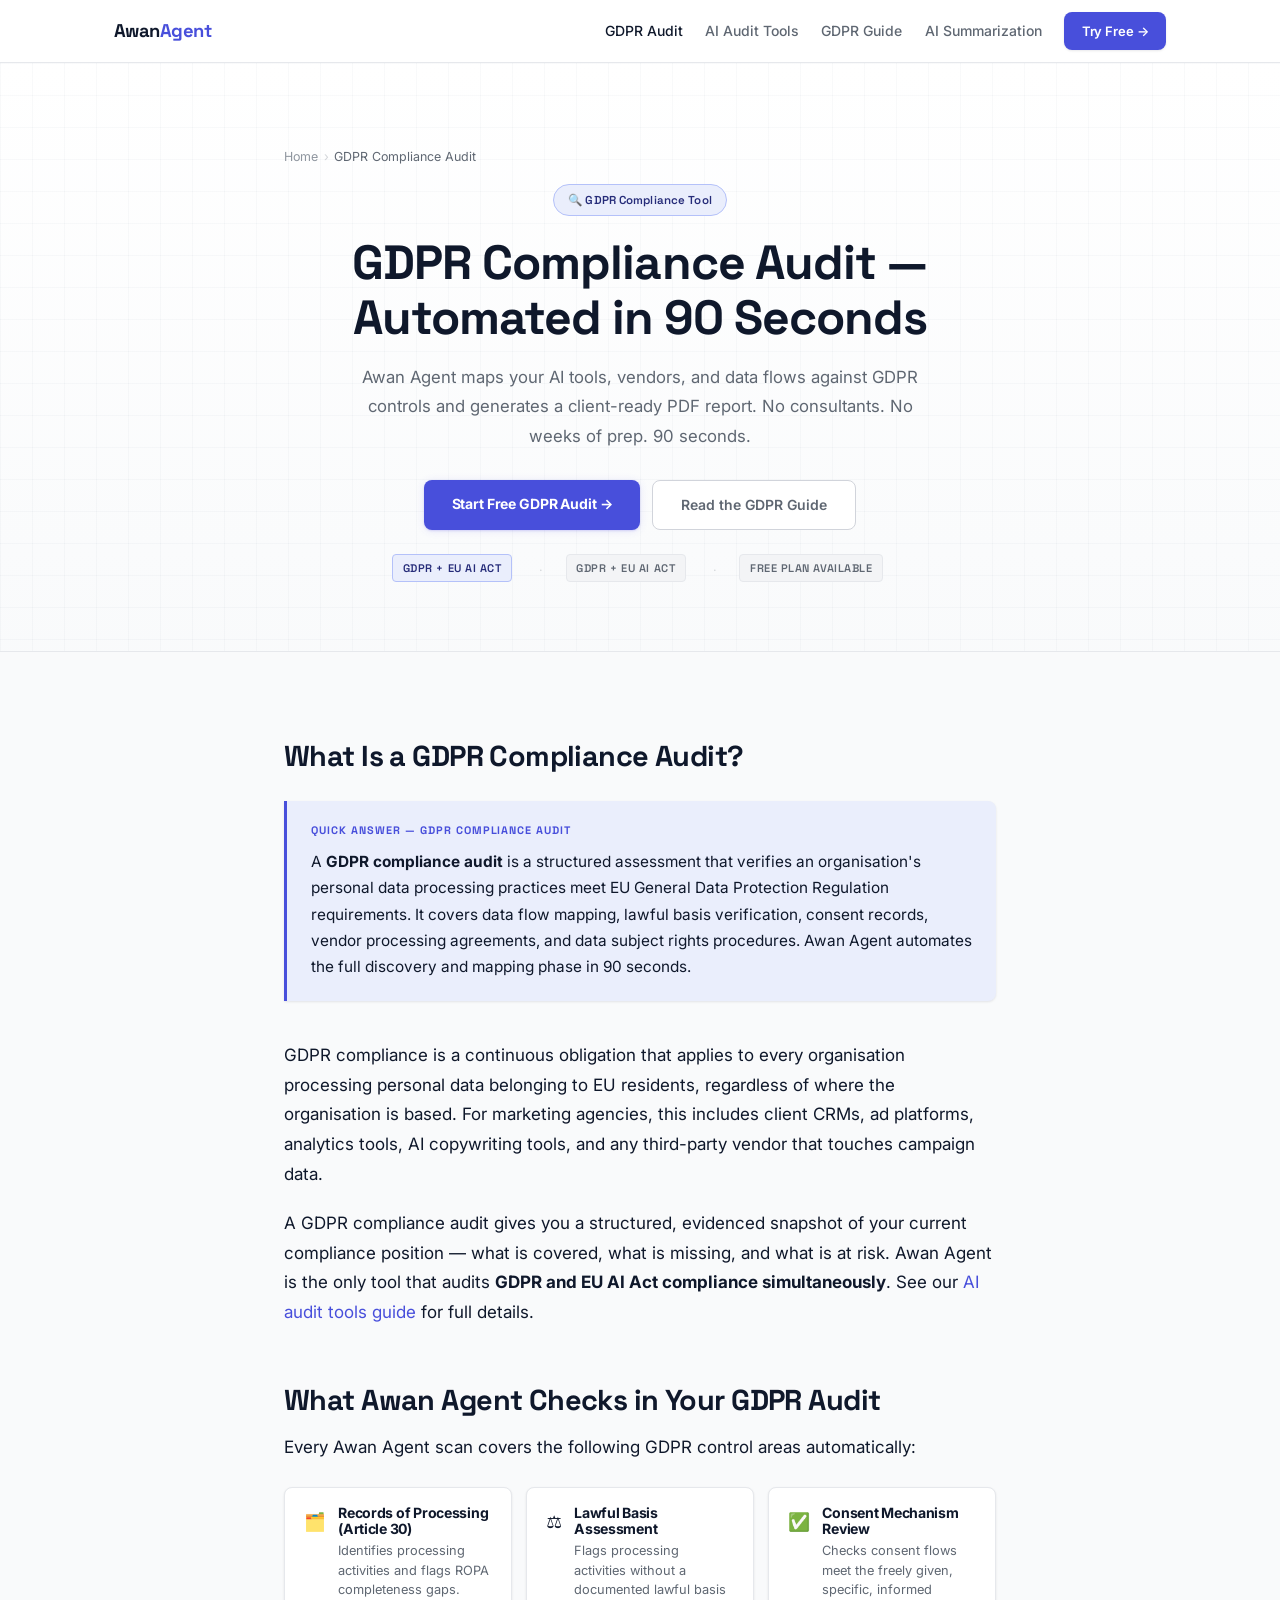
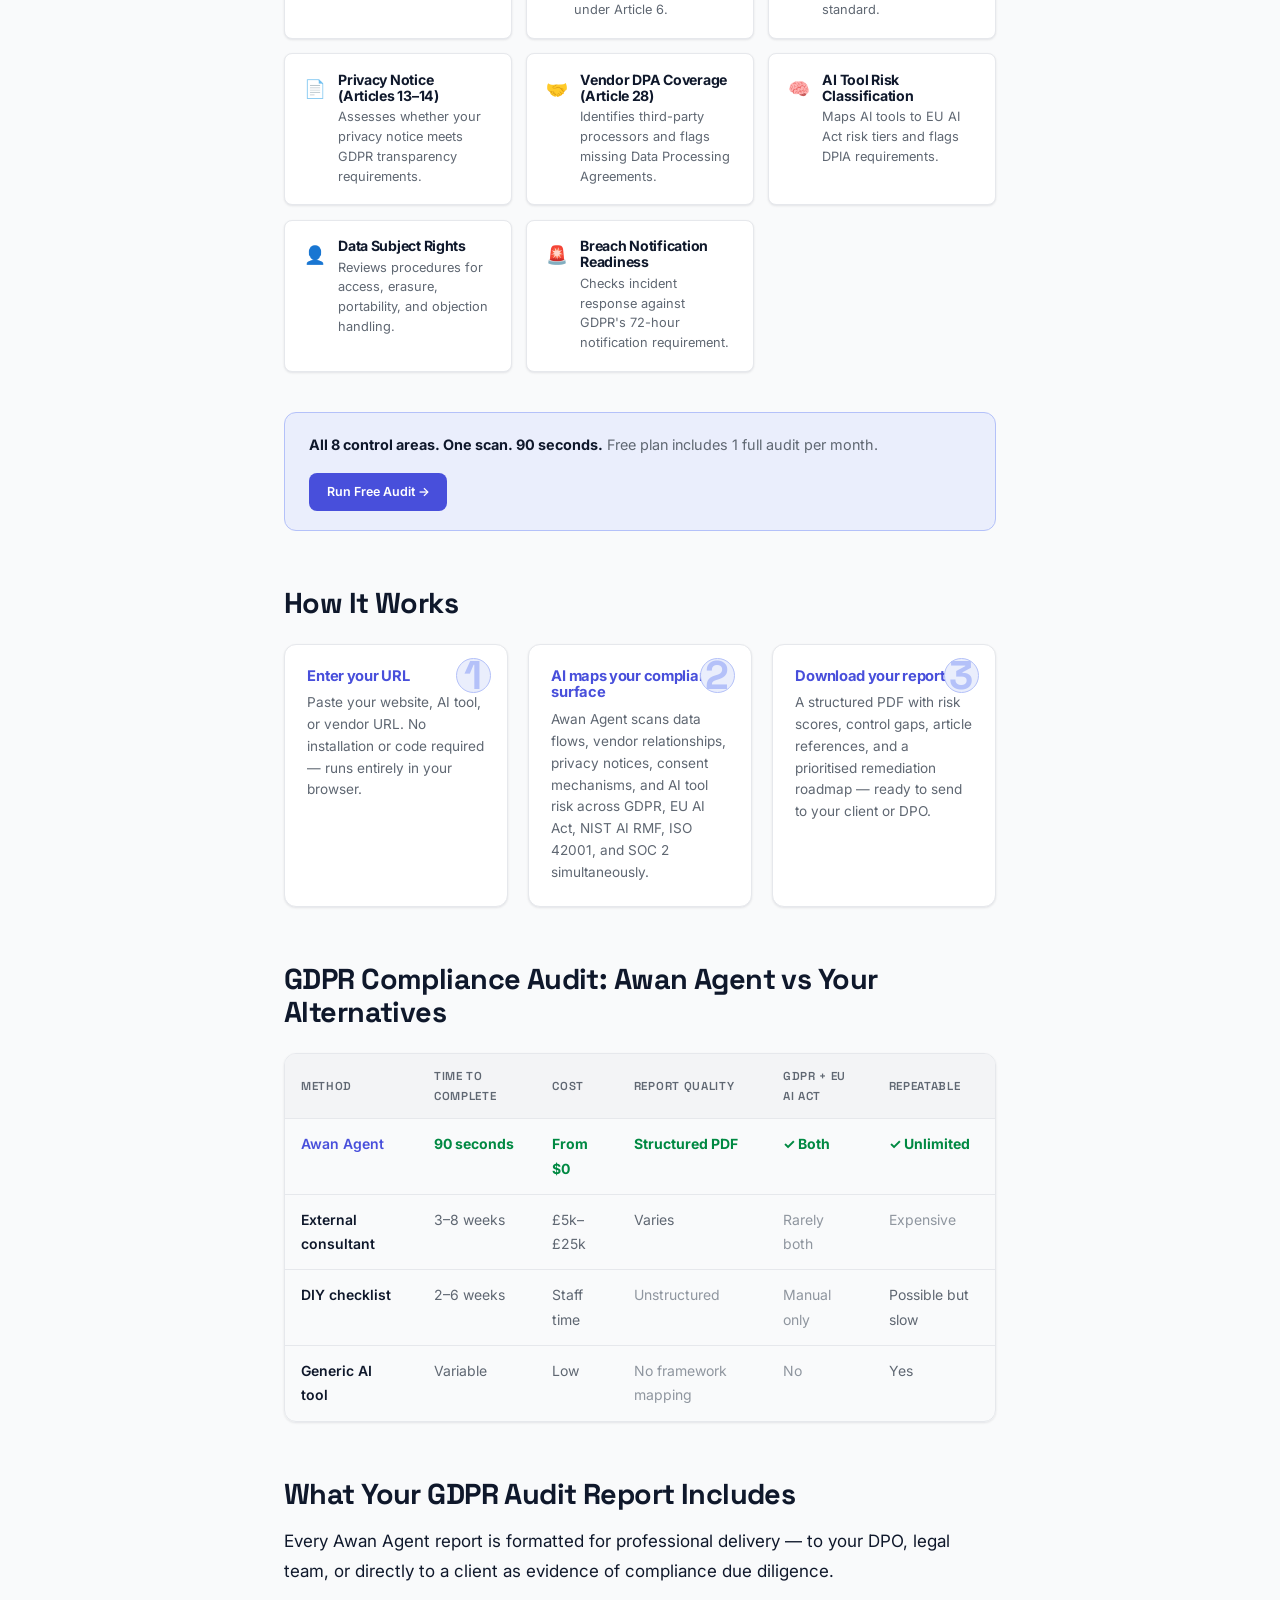
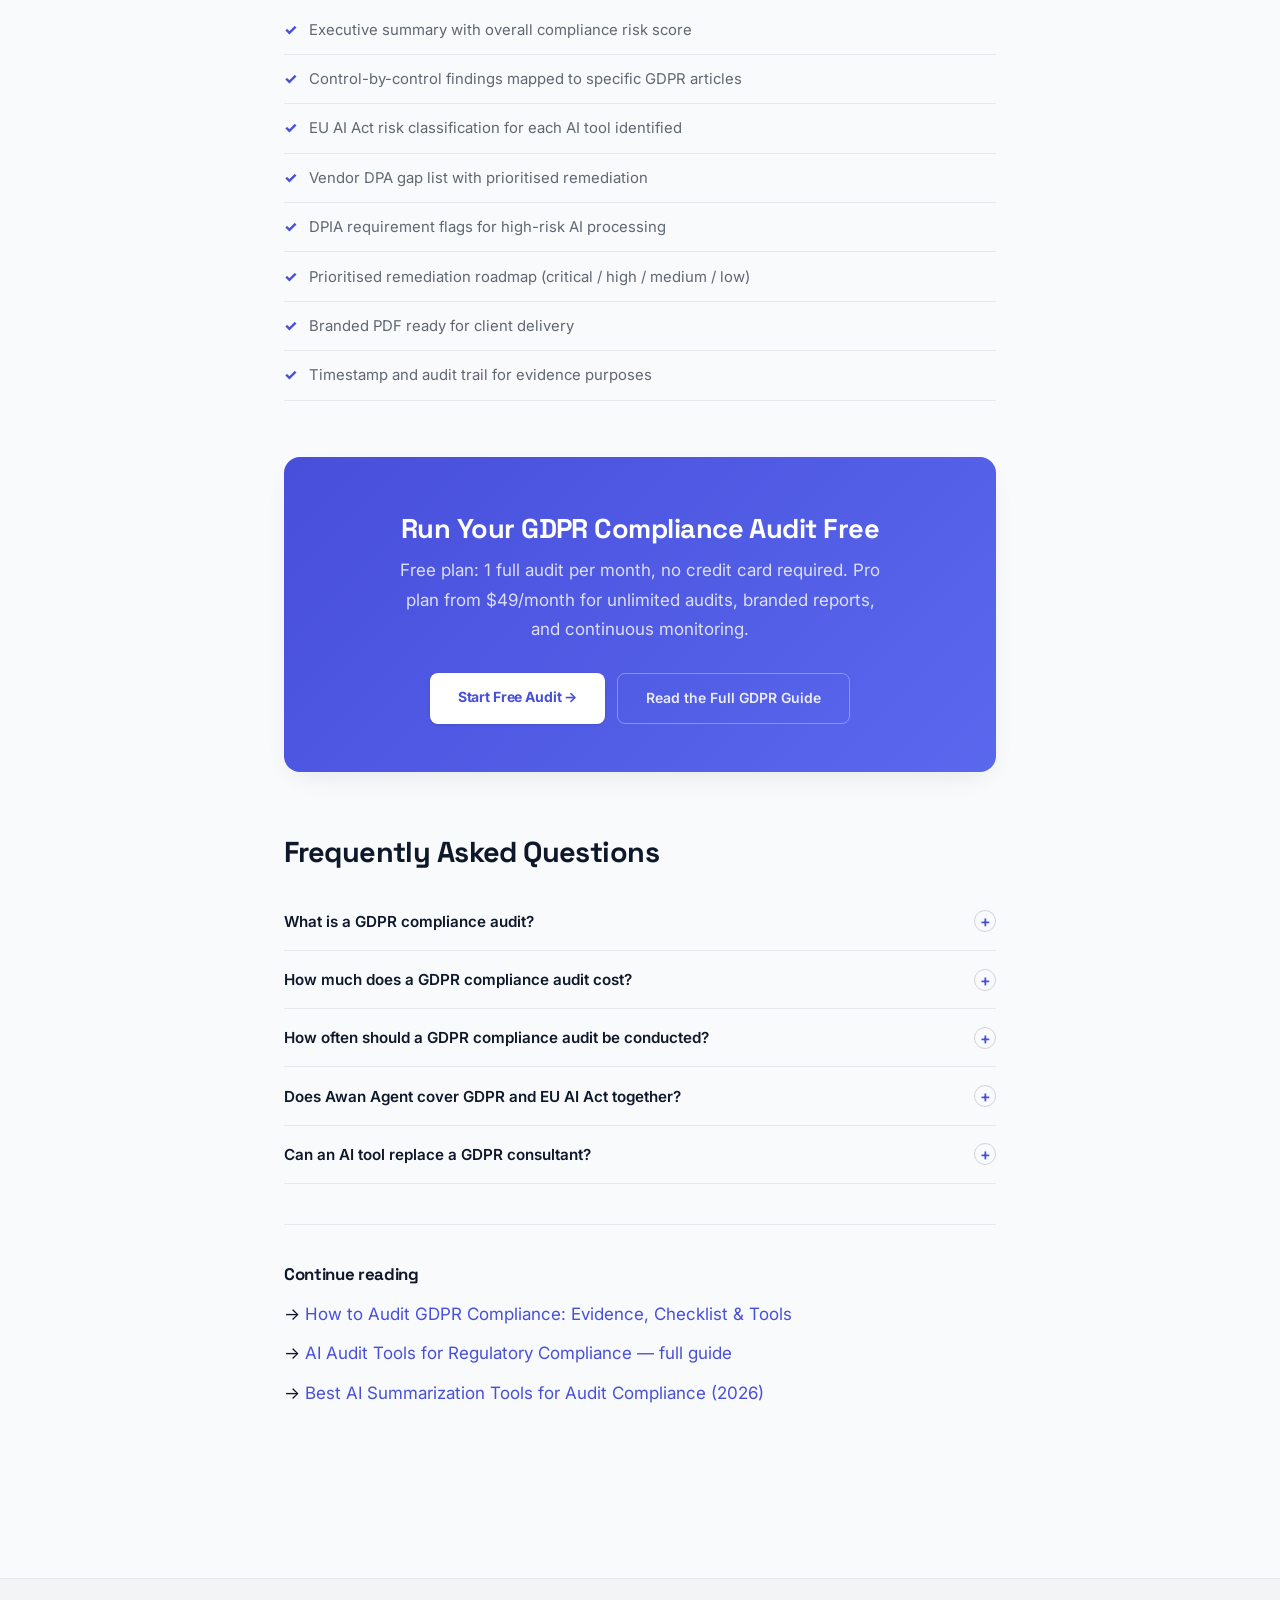
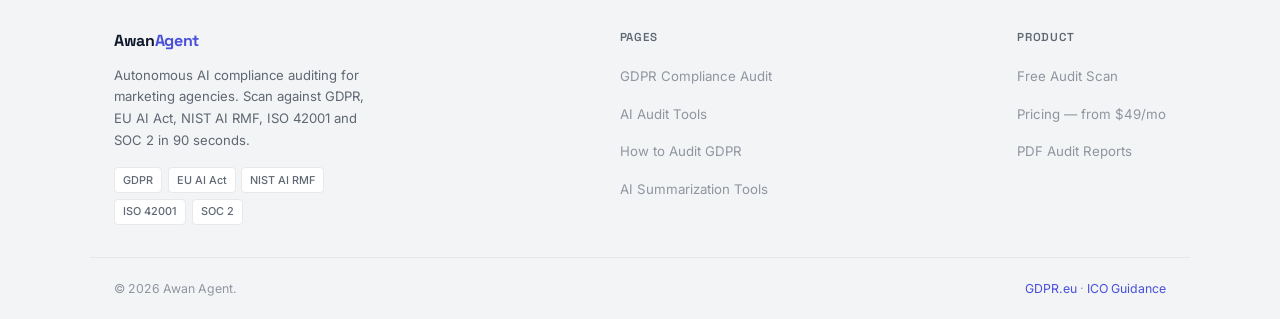
<file: gdpr-compliance-audit/index.html>
<!DOCTYPE html>
<html lang="en">
<head>
  <meta charset="UTF-8" /><meta name="viewport" content="width=device-width, initial-scale=1.0" />
  <title>GDPR Compliance Audit Tool — Automated &amp; Audit-Ready (2026)</title>
  <meta name="description" content="Run a GDPR compliance audit in 90 seconds. Awan Agent maps your AI tools and vendors against GDPR controls and generates a client-ready PDF report automatically." />
  <link rel="canonical" href="https://ohawanaofficial.github.io/Awan-Agent/gdpr-compliance-audit/" />
  <meta property="og:title" content="GDPR Compliance Audit Tool — Automated &amp; Audit-Ready (2026)" />
  <meta property="og:description" content="Run a GDPR compliance audit in 90 seconds. Maps AI tools and vendors against GDPR controls. Client-ready PDF report every time." />
  <meta property="og:type" content="website" /><meta property="og:url" content="https://ohawanaofficial.github.io/Awan-Agent/gdpr-compliance-audit/" />
  <script type="application/ld+json">
  {"@context":"https://schema.org","@graph":[{"@type":"SoftwareApplication","name":"Awan Agent — GDPR Compliance Audit","applicationCategory":"BusinessApplication","operatingSystem":"Web","description":"Automated GDPR compliance audit tool that scans AI tools and vendor relationships against GDPR controls and generates client-ready PDF reports in 90 seconds.","url":"https://awan-agent.lovable.app","offers":{"@type":"Offer","price":"0","priceCurrency":"USD","description":"Free plan: 1 audit per month. Pro plan from $49/month."}},{"@type":"FAQPage","mainEntity":[{"@type":"Question","name":"What is a GDPR compliance audit?","acceptedAnswer":{"@type":"Answer","text":"A GDPR compliance audit is a structured assessment verifying an organisation's personal data processing practices meet EU GDPR requirements. It covers data flow mapping, lawful basis, consent records, vendor DPAs, and data subject rights."}},{"@type":"Question","name":"How much does a GDPR compliance audit cost?","acceptedAnswer":{"@type":"Answer","text":"A manual GDPR audit from a consultant typically costs £5,000–£25,000. Awan Agent automates the process from $0 (free plan) to $49/month for unlimited audits."}},{"@type":"Question","name":"Does Awan Agent cover GDPR and EU AI Act together?","acceptedAnswer":{"@type":"Answer","text":"Yes. Awan Agent is the only tool auditing GDPR and EU AI Act compliance in the same 90-second scan."}}]},{"@type":"BreadcrumbList","itemListElement":[{"@type":"ListItem","position":1,"name":"Home","item":"https://ohawanaofficial.github.io/Awan-Agent/"},{"@type":"ListItem","position":2,"name":"GDPR Compliance Audit","item":"https://ohawanaofficial.github.io/Awan-Agent/gdpr-compliance-audit/"}]}]}
  </script>
  <link rel="stylesheet" href="../styles.css" />
  <style>
    .checks-grid{display:grid;grid-template-columns:repeat(auto-fit,minmax(220px,1fr));gap:.9rem;margin:1.5rem 0 2.5rem}
    .check-item{background:var(--surface);border:1px solid var(--border);border-radius:var(--radius);padding:1.1rem 1.2rem;display:flex;gap:.75rem;align-items:flex-start}
    .check-icon{font-size:1.1rem;flex-shrink:0;margin-top:2px}
    .check-item h4{font-family:var(--font-body);font-size:.88rem;font-weight:700;color:var(--text);margin-bottom:.2rem}
    .check-item p{font-size:.8rem;color:var(--text-muted);margin:0;line-height:1.55}
    .how-steps{display:grid;grid-template-columns:repeat(auto-fit,minmax(200px,1fr));gap:1.25rem;margin:1.5rem 0 2.5rem;counter-reset:how}
    .how-step{background:var(--surface);border:1px solid var(--border);border-radius:var(--radius-lg);padding:1.4rem;position:relative;counter-increment:how}
    .how-step::before{content:counter(how);font-family:var(--font-display);font-size:2.5rem;font-weight:700;color:var(--accent-border);position:absolute;top:.8rem;right:1rem;line-height:1}
    .how-step h4{font-family:var(--font-body);font-size:.92rem;font-weight:700;color:var(--primary);margin-bottom:.5rem}
    .how-step p{font-size:.85rem;color:var(--text-muted);margin:0;line-height:1.6}
    .report-list{list-style:none;margin:1rem 0 2rem;padding:0}
    .report-list li{display:flex;gap:.75rem;align-items:center;padding:.7rem 0;border-bottom:1px solid var(--border);font-size:.93rem;color:var(--text-muted);margin:0}
    .report-list li::before{content:'✓';color:var(--primary);font-weight:800;flex-shrink:0}
  </style>
</head>
<body>
<nav class="site-nav"><div class="nav-inner">
  <a href="../" class="nav-logo">Awan<span>Agent</span></a>
  <div class="nav-links">
    <a href="./" class="active">GDPR Audit</a>
    <a href="../ai-audit-tools/">AI Audit Tools</a>
    <a href="../blog/how-to-audit-gdpr-compliance/">GDPR Guide</a>
    <a href="../blog/ai-summarization-tools-audit-compliance/">AI Summarization</a>
    <a href="https://awan-agent.lovable.app" target="_blank" rel="noopener" class="btn-nav">Try Free →</a>
  </div>
</div></nav>

<header class="hero">
  <div class="container">
    <nav class="breadcrumb"><a href="../">Home</a><span class="sep">›</span><span class="current">GDPR Compliance Audit</span></nav>
    <div class="hero-badge" style="margin-top:1rem">🔍 GDPR Compliance Tool</div>
    <h1>GDPR Compliance Audit — Automated in 90 Seconds</h1>
    <p class="lead">Awan Agent maps your AI tools, vendors, and data flows against GDPR controls and generates a client-ready PDF report. No consultants. No weeks of prep. 90 seconds.</p>
    <div class="cta-buttons" style="display:flex;gap:.75rem;justify-content:center;flex-wrap:wrap;margin-bottom:1.5rem">
      <a href="https://awan-agent.lovable.app" target="_blank" rel="noopener" class="btn">Start Free GDPR Audit →</a>
      <a href="../blog/how-to-audit-gdpr-compliance/" class="btn-ghost">Read the GDPR Guide</a>
    </div>
    <div class="meta-row">
      <span><span class="tag green">GDPR + EU AI Act</span></span><span class="sep">·</span>
      <span><span class="tag">GDPR + EU AI Act</span></span><span class="sep">·</span>
      <span><span class="tag">Free plan available</span></span>
    </div>
  </div>
</header>

<main class="article-body"><div class="container">

  <h2>What Is a GDPR Compliance Audit?</h2>
  <div class="snippet-block">
    <span class="snippet-label">Quick Answer — GDPR Compliance Audit</span>
    <p>A <strong>GDPR compliance audit</strong> is a structured assessment that verifies an organisation's personal data processing practices meet EU General Data Protection Regulation requirements. It covers data flow mapping, lawful basis verification, consent records, vendor processing agreements, and data subject rights procedures. Awan Agent automates the full discovery and mapping phase in 90 seconds.</p>
  </div>
  <p>GDPR compliance is a continuous obligation that applies to every organisation processing personal data belonging to EU residents, regardless of where the organisation is based. For marketing agencies, this includes client CRMs, ad platforms, analytics tools, AI copywriting tools, and any third-party vendor that touches campaign data.</p>
  <p>A GDPR compliance audit gives you a structured, evidenced snapshot of your current compliance position — what is covered, what is missing, and what is at risk. Awan Agent is the only tool that audits <strong>GDPR and EU AI Act compliance simultaneously</strong>. See our <a href="../ai-audit-tools/">AI audit tools guide</a> for full details.</p>

  <h2>What Awan Agent Checks in Your GDPR Audit</h2>
  <p>Every Awan Agent scan covers the following GDPR control areas automatically:</p>
  <div class="checks-grid">
    <div class="check-item"><span class="check-icon">🗂️</span><div><h4>Records of Processing (Article 30)</h4><p>Identifies processing activities and flags ROPA completeness gaps.</p></div></div>
    <div class="check-item"><span class="check-icon">⚖️</span><div><h4>Lawful Basis Assessment</h4><p>Flags processing activities without a documented lawful basis under Article 6.</p></div></div>
    <div class="check-item"><span class="check-icon">✅</span><div><h4>Consent Mechanism Review</h4><p>Checks consent flows meet the freely given, specific, informed standard.</p></div></div>
    <div class="check-item"><span class="check-icon">📄</span><div><h4>Privacy Notice (Articles 13–14)</h4><p>Assesses whether your privacy notice meets GDPR transparency requirements.</p></div></div>
    <div class="check-item"><span class="check-icon">🤝</span><div><h4>Vendor DPA Coverage (Article 28)</h4><p>Identifies third-party processors and flags missing Data Processing Agreements.</p></div></div>
    <div class="check-item"><span class="check-icon">🧠</span><div><h4>AI Tool Risk Classification</h4><p>Maps AI tools to EU AI Act risk tiers and flags DPIA requirements.</p></div></div>
    <div class="check-item"><span class="check-icon">👤</span><div><h4>Data Subject Rights</h4><p>Reviews procedures for access, erasure, portability, and objection handling.</p></div></div>
    <div class="check-item"><span class="check-icon">🚨</span><div><h4>Breach Notification Readiness</h4><p>Checks incident response against GDPR's 72-hour notification requirement.</p></div></div>
  </div>

  <div class="inline-cta">
    <p><strong>All 8 control areas. One scan. 90 seconds.</strong> Free plan includes 1 full audit per month.</p>
    <a href="https://awan-agent.lovable.app" target="_blank" rel="noopener" class="btn-sm">Run Free Audit →</a>
  </div>

  <h2>How It Works</h2>
  <div class="how-steps">
    <div class="how-step"><h4>Enter your URL</h4><p>Paste your website, AI tool, or vendor URL. No installation or code required — runs entirely in your browser.</p></div>
    <div class="how-step"><h4>AI maps your compliance surface</h4><p>Awan Agent scans data flows, vendor relationships, privacy notices, consent mechanisms, and AI tool risk across GDPR, EU AI Act, NIST AI RMF, ISO 42001, and SOC 2 simultaneously.</p></div>
    <div class="how-step"><h4>Download your report</h4><p>A structured PDF with risk scores, control gaps, article references, and a prioritised remediation roadmap — ready to send to your client or DPO.</p></div>
  </div>

  <h2>GDPR Compliance Audit: Awan Agent vs Your Alternatives</h2>
  <div class="table-wrap">
    <table>
      <thead><tr><th>Method</th><th>Time to complete</th><th>Cost</th><th>Report quality</th><th>GDPR + EU AI Act</th><th>Repeatable</th></tr></thead>
      <tbody>
        <tr><td class="awan">Awan Agent</td><td><span class="tick">90 seconds</span></td><td><span class="tick">From $0</span></td><td><span class="tick">Structured PDF</span></td><td><span class="tick">✓ Both</span></td><td><span class="tick">✓ Unlimited</span></td></tr>
        <tr><td>External consultant</td><td>3–8 weeks</td><td>£5k–£25k</td><td>Varies</td><td><span class="cross">Rarely both</span></td><td><span class="cross">Expensive</span></td></tr>
        <tr><td>DIY checklist</td><td>2–6 weeks</td><td>Staff time</td><td><span class="cross">Unstructured</span></td><td><span class="cross">Manual only</span></td><td>Possible but slow</td></tr>
        <tr><td>Generic AI tool</td><td>Variable</td><td>Low</td><td><span class="cross">No framework mapping</span></td><td><span class="cross">No</span></td><td>Yes</td></tr>
      </tbody>
    </table>
  </div>

  <h2>What Your GDPR Audit Report Includes</h2>
  <p>Every Awan Agent report is formatted for professional delivery — to your DPO, legal team, or directly to a client as evidence of compliance due diligence.</p>
  <ul class="report-list">
    <li>Executive summary with overall compliance risk score</li>
    <li>Control-by-control findings mapped to specific GDPR articles</li>
    <li>EU AI Act risk classification for each AI tool identified</li>
    <li>Vendor DPA gap list with prioritised remediation</li>
    <li>DPIA requirement flags for high-risk AI processing</li>
    <li>Prioritised remediation roadmap (critical / high / medium / low)</li>
    <li>Branded PDF ready for client delivery</li>
    <li>Timestamp and audit trail for evidence purposes</li>
  </ul>

  <div class="cta-block">
    <h2>Run Your GDPR Compliance Audit Free</h2>
    <p>Free plan: 1 full audit per month, no credit card required. Pro plan from $49/month for unlimited audits, branded reports, and continuous monitoring.</p>
    <div class="cta-buttons">
      <a href="https://awan-agent.lovable.app" target="_blank" rel="noopener" class="btn">Start Free Audit →</a>
      <a href="../blog/how-to-audit-gdpr-compliance/" class="btn-ghost">Read the Full GDPR Guide</a>
    </div>
  </div>

  <section class="faq-section" id="faq">
    <h2>Frequently Asked Questions</h2>
    <div class="faq-item"><button class="faq-q" aria-expanded="false">What is a GDPR compliance audit?<span class="icon">+</span></button><div class="faq-a"><div class="faq-a-inner"><p>A GDPR compliance audit verifies that an organisation's personal data processing meets EU GDPR requirements. It examines data flows, lawful basis, consent records, vendor agreements, data subject rights, and breach notification readiness. For marketing agencies using AI tools, the audit surface also includes EU AI Act compliance — Awan Agent covers both in one scan.</p></div></div></div>
    <div class="faq-item"><button class="faq-q" aria-expanded="false">How much does a GDPR compliance audit cost?<span class="icon">+</span></button><div class="faq-a"><div class="faq-a-inner"><p>A manual GDPR compliance audit from a specialist consultant typically costs £5,000–£25,000 depending on scope and organisation size, taking 3–8 weeks to complete. Awan Agent automates the audit process from $0 (free plan, 1 audit per month) to $49/month for unlimited audits with branded PDF reports — delivering the same structured evidence package in 90 seconds.</p></div></div></div>
    <div class="faq-item"><button class="faq-q" aria-expanded="false">How often should a GDPR compliance audit be conducted?<span class="icon">+</span></button><div class="faq-a"><div class="faq-a-inner"><p>Supervisory authorities recommend at least one full GDPR audit annually. Additional audits should be triggered by onboarding a new AI vendor, launching a new product, a data breach, or expanding into a new jurisdiction. Awan Agent's continuous monitoring means you can run an audit after every significant change.</p></div></div></div>
    <div class="faq-item"><button class="faq-q" aria-expanded="false">Does Awan Agent cover GDPR and EU AI Act together?<span class="icon">+</span></button><div class="faq-a"><div class="faq-a-inner"><p>Yes — Awan Agent is the only tool that audits GDPR and EU AI Act compliance in the same scan. For marketing agencies deploying AI tools in client campaigns, both regulations apply simultaneously. Awan Agent also covers NIST AI RMF, ISO 42001, and SOC 2. See the full framework list on our <a href="../ai-audit-tools/">AI audit tools page</a>.</p></div></div></div>
    <div class="faq-item"><button class="faq-q" aria-expanded="false">Can an AI tool replace a GDPR consultant?<span class="icon">+</span></button><div class="faq-a"><div class="faq-a-inner"><p>For the discovery and assessment phase — identifying tools, data processing, control gaps — yes, Awan Agent replaces weeks of manual consultant work. For complex legal interpretation or regulatory defence, qualified legal counsel remains important. Awan Agent produces the evidence package; the DPO or legal team reviews it.</p></div></div></div>
  </section>

  <hr />
  <h3 style="color:var(--text);font-family:var(--font-display);font-size:1.05rem;font-weight:700;margin-bottom:1rem;letter-spacing:-.02em">Continue reading</h3>
  <ul style="list-style:none;margin:0;padding:0">
    <li style="margin-bottom:.6rem">→ <a href="../blog/how-to-audit-gdpr-compliance/">How to Audit GDPR Compliance: Evidence, Checklist &amp; Tools</a></li>
    <li style="margin-bottom:.6rem">→ <a href="../ai-audit-tools/">AI Audit Tools for Regulatory Compliance — full guide</a></li>
    <li style="margin-bottom:.6rem">→ <a href="../blog/ai-summarization-tools-audit-compliance/">Best AI Summarization Tools for Audit Compliance (2026)</a></li>
  </ul>

</div></main>

<footer class="site-footer"><div class="footer-main">
  <div class="footer-brand"><a href="../" class="footer-logo">Awan<span>Agent</span></a><p class="footer-desc">Autonomous AI compliance auditing for marketing agencies. Scan against GDPR, EU AI Act, NIST AI RMF, ISO 42001 and SOC 2 in 90 seconds.</p><div class="footer-frameworks"><span class="fw-tag">GDPR</span><span class="fw-tag">EU AI Act</span><span class="fw-tag">NIST AI RMF</span><span class="fw-tag">ISO 42001</span><span class="fw-tag">SOC 2</span></div></div>
  <div class="footer-col"><h5>Pages</h5><ul><li><a href="./">GDPR Compliance Audit</a></li><li><a href="../ai-audit-tools/">AI Audit Tools</a></li><li><a href="../blog/how-to-audit-gdpr-compliance/">How to Audit GDPR</a></li><li><a href="../blog/ai-summarization-tools-audit-compliance/">AI Summarization Tools</a></li></ul></div>
  <div class="footer-col"><h5>Product</h5><ul><li><a href="https://awan-agent.lovable.app" target="_blank" rel="noopener">Free Audit Scan</a></li><li><a href="https://awan-agent.lovable.app" target="_blank" rel="noopener">Pricing — from $49/mo</a></li><li><a href="https://awan-agent.lovable.app" target="_blank" rel="noopener">PDF Audit Reports</a></li></ul></div>
</div><div class="footer-bottom"><span>© 2026 Awan Agent.</span><span><a href="https://gdpr.eu" target="_blank" rel="noopener nofollow">GDPR.eu</a> · <a href="https://ico.org.uk/for-organisations/uk-gdpr-guidance-and-resources/" target="_blank" rel="noopener nofollow">ICO Guidance</a></span></div></footer>

<script>document.querySelectorAll('.faq-q').forEach(function(btn){btn.addEventListener('click',function(){var open=this.getAttribute('aria-expanded')==='true';document.querySelectorAll('.faq-q').forEach(function(b){b.setAttribute('aria-expanded','false');b.querySelector('.icon').textContent='+';b.nextElementSibling.style.maxHeight=null;});if(!open){this.setAttribute('aria-expanded','true');this.querySelector('.icon').textContent='−';var p=this.nextElementSibling;p.style.maxHeight=p.scrollHeight+'px';}});});</script>
</body></html>
</file>
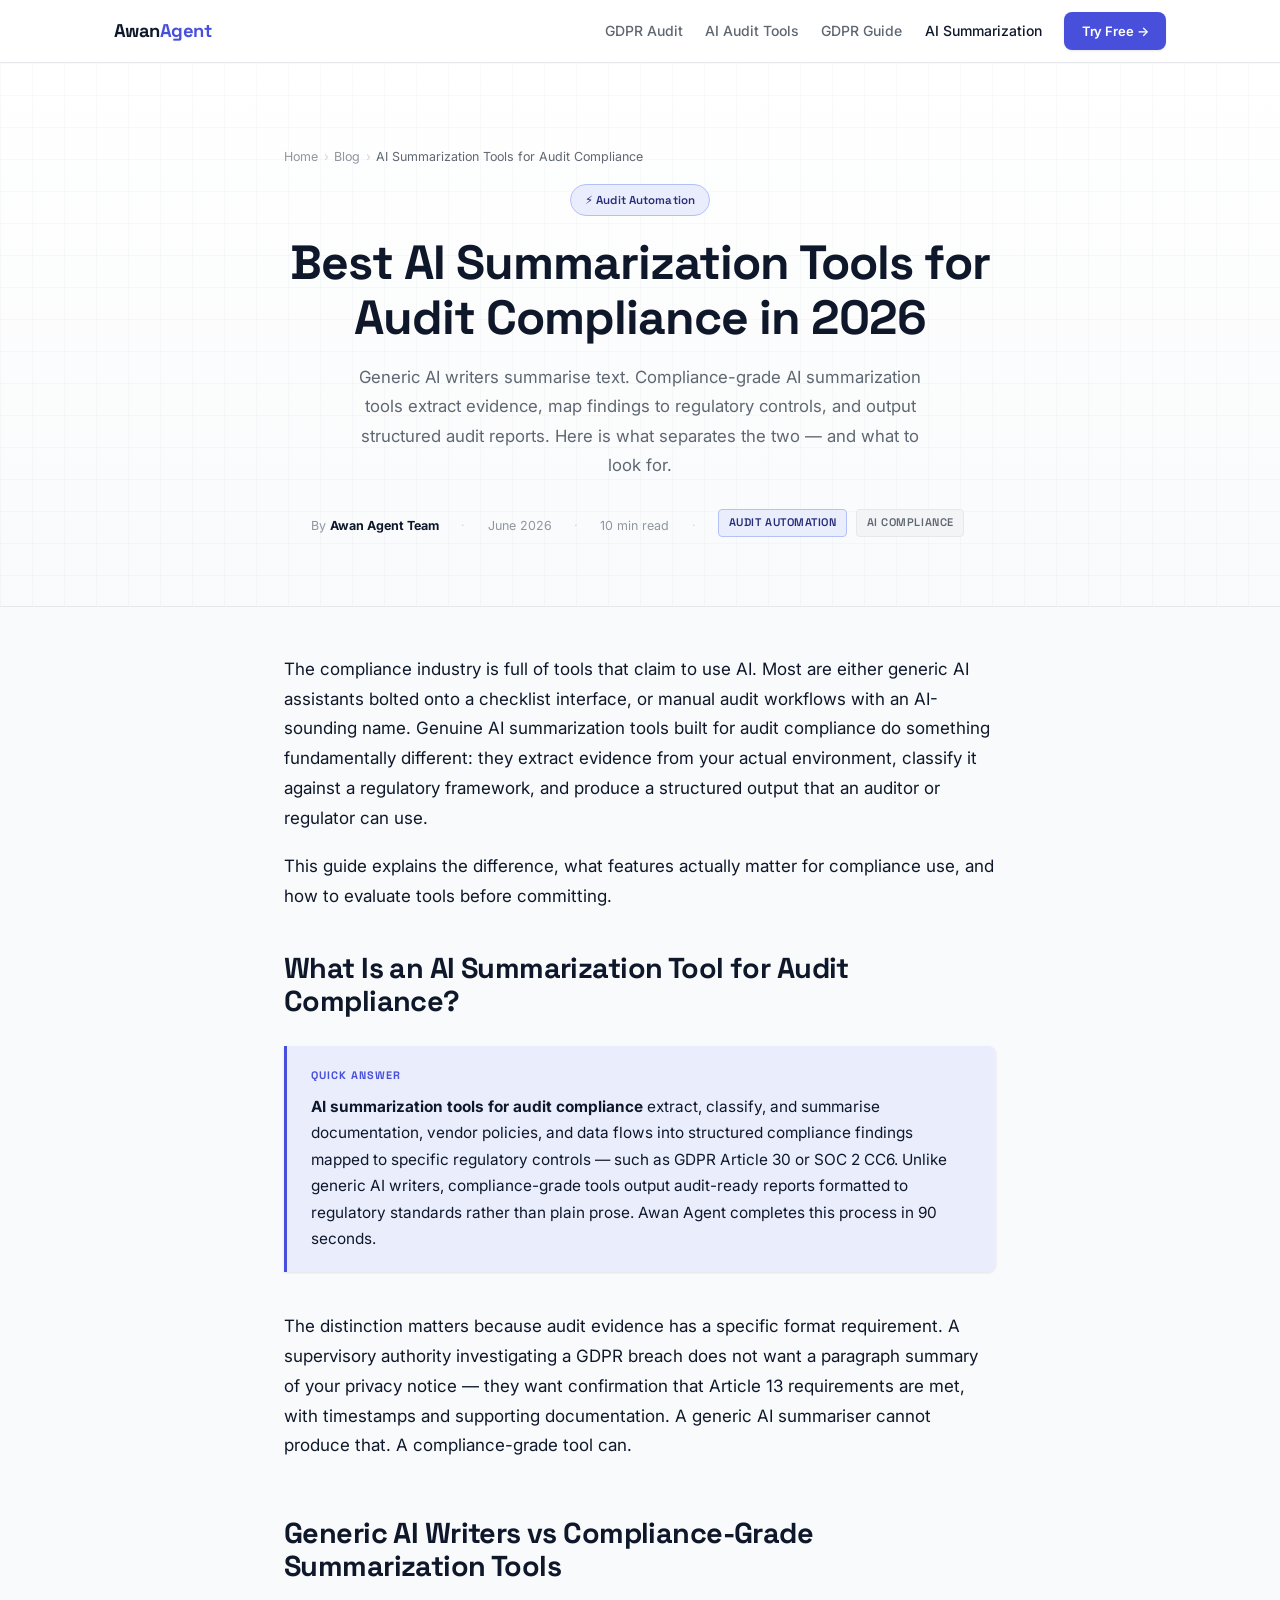
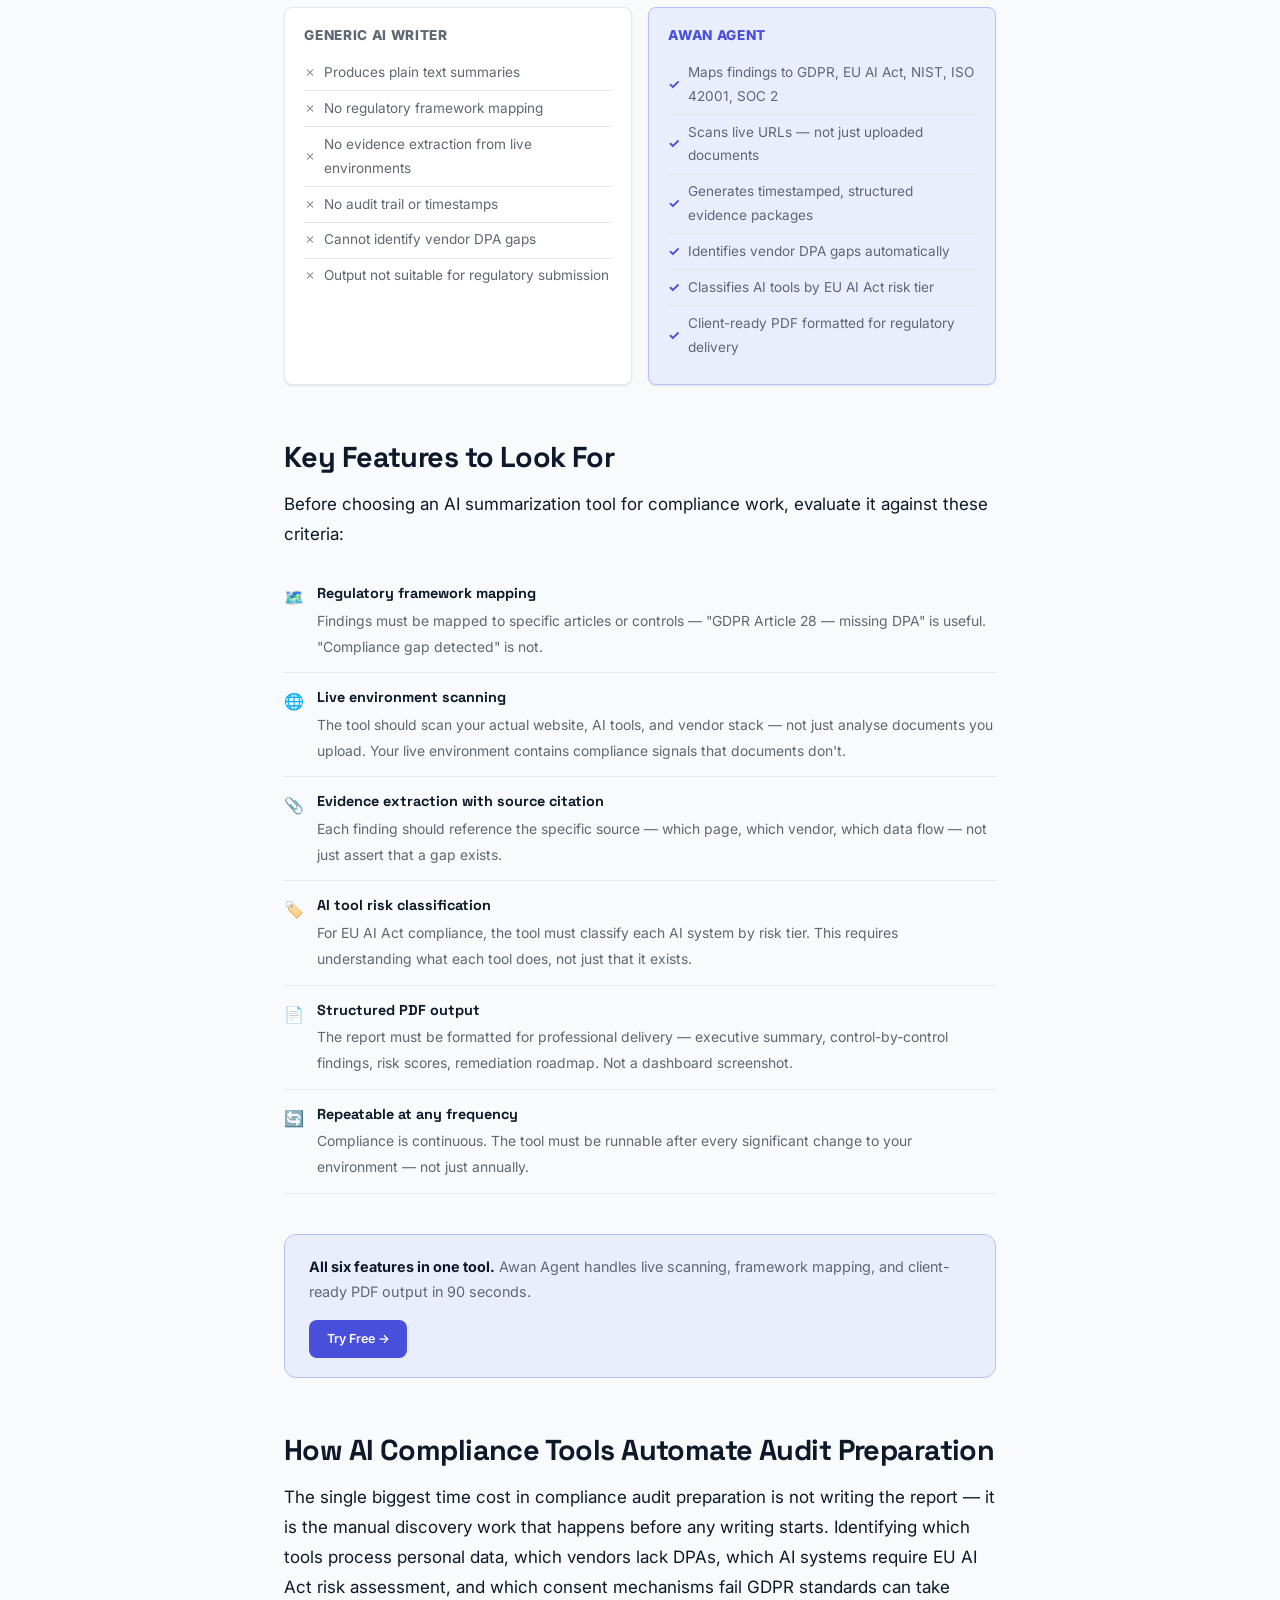
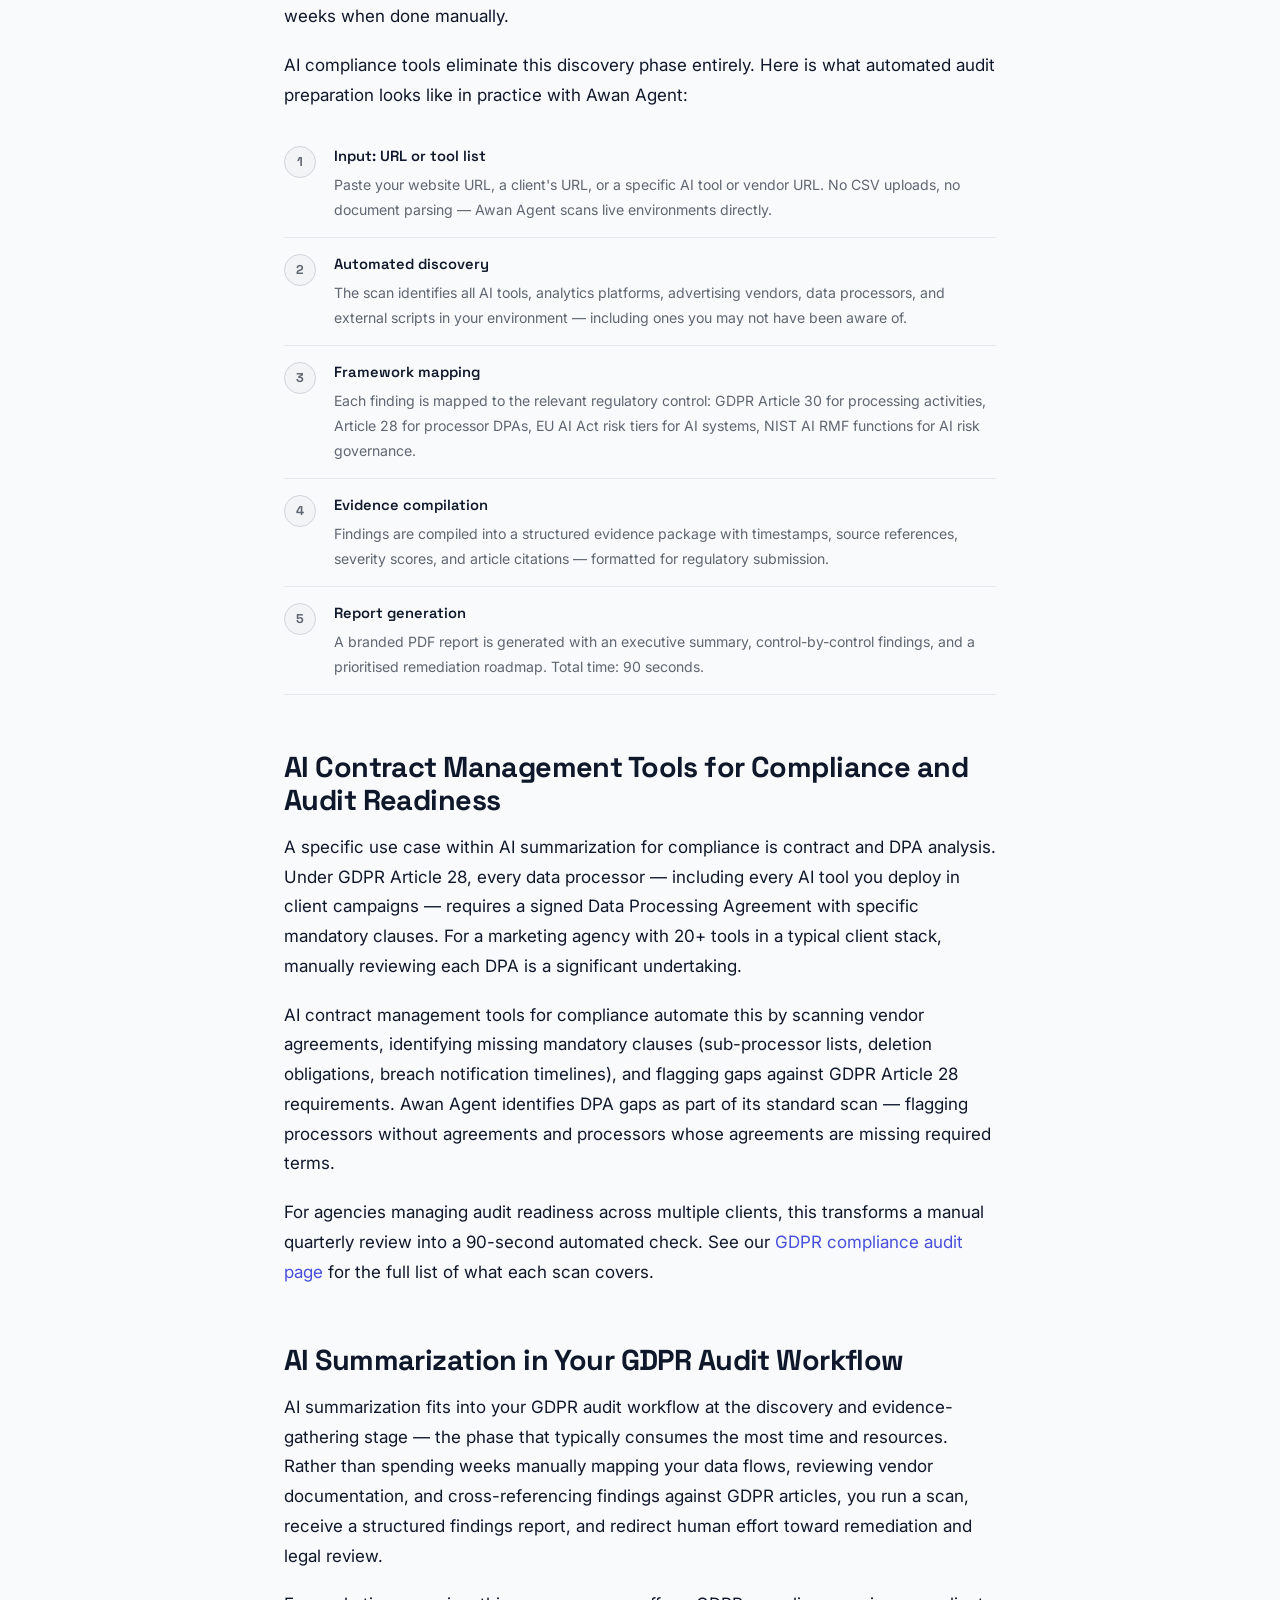
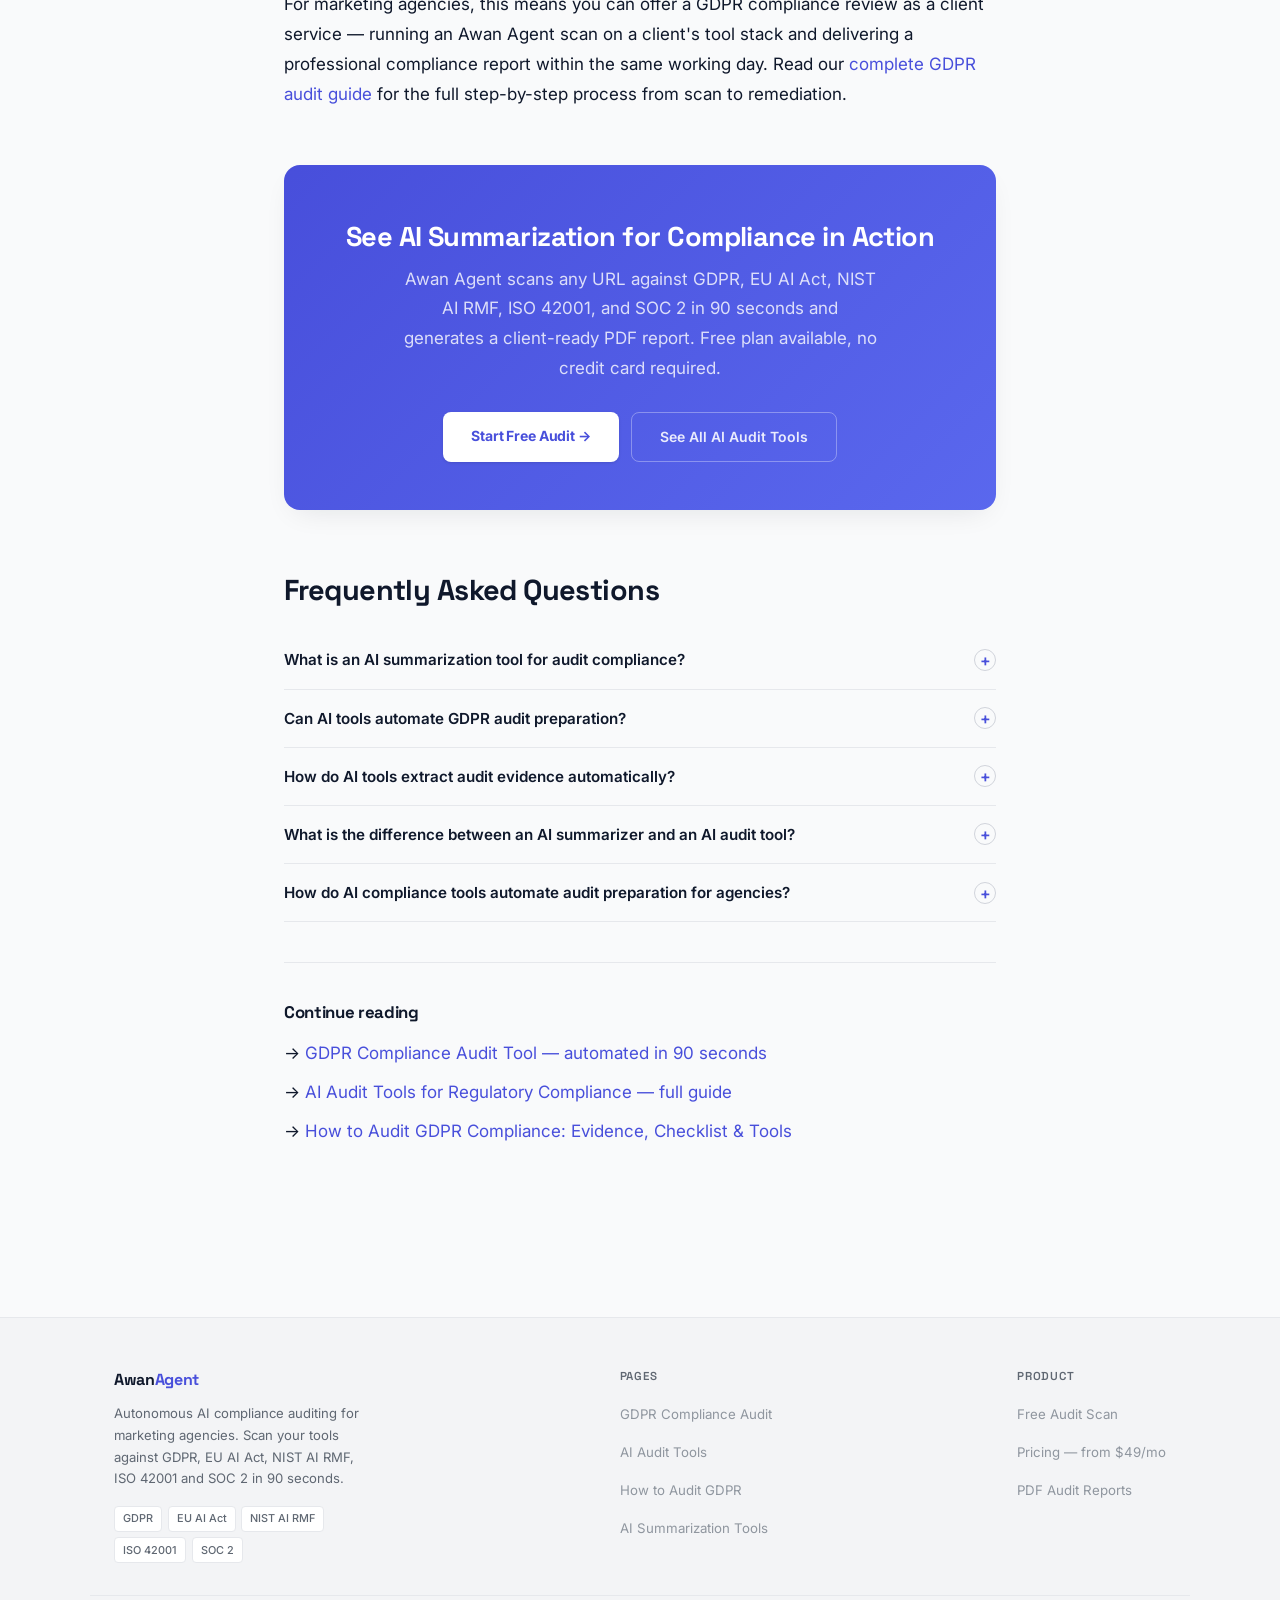
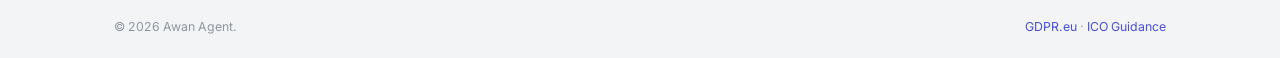
<file: blog/ai-summarization-tools-audit-compliance/index.html>
<!DOCTYPE html>
<html lang="en">
<head>
  <meta charset="UTF-8" /><meta name="viewport" content="width=device-width, initial-scale=1.0" />
  <title>Best AI Summarization Tools for Audit Compliance in 2026</title>
  <meta name="description" content="Discover how AI summarization tools extract and map compliance evidence to GDPR, EU AI Act and SOC 2 controls automatically — and what separates compliance-grade tools from generic AI writers." />
  <link rel="canonical" href="https://ohawanaofficial.github.io/Awan-Agent/blog/ai-summarization-tools-audit-compliance/" />
  <meta property="og:title" content="Best AI Summarization Tools for Audit Compliance in 2026" />
  <meta property="og:description" content="How AI summarization tools extract compliance evidence and map findings to GDPR, EU AI Act, NIST AI RMF and SOC 2 controls automatically." />
  <meta property="og:type" content="article" /><meta property="og:url" content="https://ohawanaofficial.github.io/Awan-Agent/blog/ai-summarization-tools-audit-compliance/" />
  <meta property="article:published_time" content="2026-06-03T00:00:00Z" />
  <script type="application/ld+json">
  {"@context":"https://schema.org","@graph":[{"@type":"Article","headline":"Best AI Summarization Tools for Audit Compliance in 2026","description":"How AI summarization tools extract compliance evidence and map findings to GDPR, EU AI Act, and SOC 2 controls automatically.","datePublished":"2026-06-03","dateModified":"2026-06-03","author":{"@type":"Organization","name":"Awan Agent","url":"https://awan-agent.lovable.app"},"publisher":{"@type":"Organization","name":"Awan Agent"}},{"@type":"FAQPage","mainEntity":[{"@type":"Question","name":"What is an AI summarization tool for audit compliance?","acceptedAnswer":{"@type":"Answer","text":"An AI summarization tool for audit compliance extracts, classifies, and summarises documentation, vendor policies, and data flows into structured compliance findings mapped to specific regulatory controls — such as GDPR Article 30 or SOC 2 CC6. Unlike generic AI writers, compliance-grade tools output audit-ready reports rather than plain prose."}},{"@type":"Question","name":"Can AI tools automate GDPR audit preparation?","acceptedAnswer":{"@type":"Answer","text":"Yes. AI compliance tools automate GDPR audit preparation by scanning your website, AI tools, and vendor relationships, extracting relevant compliance signals, mapping findings to GDPR controls and articles, and generating a structured evidence package. Awan Agent completes this process in 90 seconds, reducing weeks of manual prep to minutes."}},{"@type":"Question","name":"How do AI tools extract audit evidence automatically?","acceptedAnswer":{"@type":"Answer","text":"AI audit tools extract evidence by scanning target URLs and environments for compliance signals — privacy notices, consent mechanisms, vendor relationships, AI tool usage, and data flows. Findings are then mapped to specific regulatory controls and compiled into a structured report with timestamped evidence references suitable for regulatory submissions."}}]},{"@type":"BreadcrumbList","itemListElement":[{"@type":"ListItem","position":1,"name":"Home","item":"https://ohawanaofficial.github.io/Awan-Agent/"},{"@type":"ListItem","position":2,"name":"Blog","item":"https://ohawanaofficial.github.io/Awan-Agent/blog/"},{"@type":"ListItem","position":3,"name":"AI Summarization Tools for Audit Compliance","item":"https://ohawanaofficial.github.io/Awan-Agent/blog/ai-summarization-tools-audit-compliance/"}]}]}
  </script>
  <link rel="stylesheet" href="../../styles.css" />
  <style>
    .feature-check-list{list-style:none;margin:.75rem 0 2rem;padding:0}
    .feature-check-list li{display:flex;gap:.8rem;align-items:flex-start;padding:.75rem 0;border-bottom:1px solid var(--border);margin:0;font-size:.92rem}
    .feature-check-list li .ficon{font-size:1rem;flex-shrink:0;margin-top:2px}
    .feature-check-list strong{color:var(--text);display:block;margin-bottom:.15rem}
    .feature-check-list span{color:var(--text-muted);font-size:.87rem}
    .workflow-steps{counter-reset:wf;list-style:none;margin:.75rem 0 2rem;padding:0}
    .workflow-steps li{counter-increment:wf;display:grid;grid-template-columns:2.2rem 1fr;gap:.9rem;padding:.9rem 0;border-bottom:1px solid var(--border);margin:0;align-items:start}
    .workflow-steps li::before{content:counter(wf);background:var(--surface-2);border:1px solid var(--border-2);color:var(--text-muted);font-size:.8rem;font-weight:800;width:2rem;height:2rem;display:flex;align-items:center;justify-content:center;border-radius:50%;flex-shrink:0;margin-top:2px}
    .workflow-steps strong{color:var(--text);display:block;font-size:.92rem;margin-bottom:.2rem}
    .workflow-steps p{margin:0;font-size:.88rem;color:var(--text-muted)}
    .vs-block{display:grid;grid-template-columns:1fr 1fr;gap:1rem;margin:1.5rem 0 2.5rem}
    .vs-col{background:var(--surface);border:1px solid var(--border);border-radius:var(--radius);padding:1.2rem}
    .vs-col.accent{border-color:var(--accent-border);background:var(--accent-dim)}
    .vs-col h4{font-family:var(--font-body);font-size:.85rem;font-weight:800;margin-bottom:.75rem;text-transform:uppercase;letter-spacing:.05em}
    .vs-col.accent h4{color:var(--primary)}
    .vs-col ul{list-style:none;margin:0;padding:0}
    .vs-col li{font-size:.85rem;color:var(--text-muted);padding:.35rem 0;border-bottom:1px solid var(--border);margin:0;display:flex;gap:.5rem;align-items:center}
    .vs-col li:last-child{border-bottom:none}
    .vs-col li::before{content:'✗';color:var(--text-dim);flex-shrink:0}
    .vs-col.accent li::before{content:'✓';color:var(--primary)}
    @media(max-width:560px){.vs-block{grid-template-columns:1fr}}
  </style>
</head>
<body>

<nav class="site-nav"><div class="nav-inner">
  <a href="../../" class="nav-logo">Awan<span>Agent</span></a>
  <div class="nav-links">
    <a href="../../gdpr-compliance-audit/">GDPR Audit</a>
    <a href="../../ai-audit-tools/">AI Audit Tools</a>
    <a href="../how-to-audit-gdpr-compliance/">GDPR Guide</a>
    <a href="./" class="active">AI Summarization</a>
    <a href="https://awan-agent.lovable.app" target="_blank" rel="noopener" class="btn-nav">Try Free →</a>
  </div>
</div></nav>

<header class="hero">
  <div class="container">
    <nav class="breadcrumb"><a href="../../">Home</a><span class="sep">›</span><a href="../../">Blog</a><span class="sep">›</span><span class="current">AI Summarization Tools for Audit Compliance</span></nav>
    <div class="hero-badge" style="margin-top:1rem">⚡ Audit Automation</div>
    <h1>Best AI Summarization Tools for Audit Compliance in 2026</h1>
    <p class="lead">Generic AI writers summarise text. Compliance-grade AI summarization tools extract evidence, map findings to regulatory controls, and output structured audit reports. Here is what separates the two — and what to look for.</p>
    <div class="meta-row">
      <span>By <strong>Awan Agent Team</strong></span><span class="sep">·</span>
      <span>June 2026</span><span class="sep">·</span>
      <span>10 min read</span><span class="sep">·</span>
      <span><span class="tag green">Audit Automation</span> <span class="tag">AI Compliance</span></span>
    </div>
  </div>
</header>

<main class="article-body"><div class="container">

  <p>The compliance industry is full of tools that claim to use AI. Most are either generic AI assistants bolted onto a checklist interface, or manual audit workflows with an AI-sounding name. Genuine AI summarization tools built for audit compliance do something fundamentally different: they extract evidence from your actual environment, classify it against a regulatory framework, and produce a structured output that an auditor or regulator can use.</p>
  <p>This guide explains the difference, what features actually matter for compliance use, and how to evaluate tools before committing.</p>

  <h2>What Is an AI Summarization Tool for Audit Compliance?</h2>
  <div class="snippet-block">
    <span class="snippet-label">Quick Answer</span>
    <p><strong>AI summarization tools for audit compliance</strong> extract, classify, and summarise documentation, vendor policies, and data flows into structured compliance findings mapped to specific regulatory controls — such as GDPR Article 30 or SOC 2 CC6. Unlike generic AI writers, compliance-grade tools output audit-ready reports formatted to regulatory standards rather than plain prose. Awan Agent completes this process in 90 seconds.</p>
  </div>
  <p>The distinction matters because audit evidence has a specific format requirement. A supervisory authority investigating a GDPR breach does not want a paragraph summary of your privacy notice — they want confirmation that Article 13 requirements are met, with timestamps and supporting documentation. A generic AI summariser cannot produce that. A compliance-grade tool can.</p>

  <h2>Generic AI Writers vs Compliance-Grade Summarization Tools</h2>
  <div class="vs-block">
    <div class="vs-col">
      <h4>Generic AI Writer</h4>
      <ul>
        <li>Produces plain text summaries</li>
        <li>No regulatory framework mapping</li>
        <li>No evidence extraction from live environments</li>
        <li>No audit trail or timestamps</li>
        <li>Cannot identify vendor DPA gaps</li>
        <li>Output not suitable for regulatory submission</li>
      </ul>
    </div>
    <div class="vs-col accent">
      <h4>Awan Agent</h4>
      <ul>
        <li>Maps findings to GDPR, EU AI Act, NIST, ISO 42001, SOC 2</li>
        <li>Scans live URLs — not just uploaded documents</li>
        <li>Generates timestamped, structured evidence packages</li>
        <li>Identifies vendor DPA gaps automatically</li>
        <li>Classifies AI tools by EU AI Act risk tier</li>
        <li>Client-ready PDF formatted for regulatory delivery</li>
      </ul>
    </div>
  </div>

  <h2>Key Features to Look For</h2>
  <p>Before choosing an AI summarization tool for compliance work, evaluate it against these criteria:</p>
  <ul class="feature-check-list">
    <li><span class="ficon">🗺️</span><div><strong>Regulatory framework mapping</strong><span>Findings must be mapped to specific articles or controls — "GDPR Article 28 — missing DPA" is useful. "Compliance gap detected" is not.</span></div></li>
    <li><span class="ficon">🌐</span><div><strong>Live environment scanning</strong><span>The tool should scan your actual website, AI tools, and vendor stack — not just analyse documents you upload. Your live environment contains compliance signals that documents don't.</span></div></li>
    <li><span class="ficon">📎</span><div><strong>Evidence extraction with source citation</strong><span>Each finding should reference the specific source — which page, which vendor, which data flow — not just assert that a gap exists.</span></div></li>
    <li><span class="ficon">🏷️</span><div><strong>AI tool risk classification</strong><span>For EU AI Act compliance, the tool must classify each AI system by risk tier. This requires understanding what each tool does, not just that it exists.</span></div></li>
    <li><span class="ficon">📄</span><div><strong>Structured PDF output</strong><span>The report must be formatted for professional delivery — executive summary, control-by-control findings, risk scores, remediation roadmap. Not a dashboard screenshot.</span></div></li>
    <li><span class="ficon">🔄</span><div><strong>Repeatable at any frequency</strong><span>Compliance is continuous. The tool must be runnable after every significant change to your environment — not just annually.</span></div></li>
  </ul>

  <div class="inline-cta">
    <p><strong>All six features in one tool.</strong> Awan Agent handles live scanning, framework mapping, and client-ready PDF output in 90 seconds.</p>
    <a href="https://awan-agent.lovable.app" target="_blank" rel="noopener" class="btn-sm">Try Free →</a>
  </div>

  <h2>How AI Compliance Tools Automate Audit Preparation</h2>
  <p>The single biggest time cost in compliance audit preparation is not writing the report — it is the manual discovery work that happens before any writing starts. Identifying which tools process personal data, which vendors lack DPAs, which AI systems require EU AI Act risk assessment, and which consent mechanisms fail GDPR standards can take weeks when done manually.</p>
  <p>AI compliance tools eliminate this discovery phase entirely. Here is what automated audit preparation looks like in practice with Awan Agent:</p>
  <ol class="workflow-steps">
    <li><div><strong>Input: URL or tool list</strong><p>Paste your website URL, a client's URL, or a specific AI tool or vendor URL. No CSV uploads, no document parsing — Awan Agent scans live environments directly.</p></div></li>
    <li><div><strong>Automated discovery</strong><p>The scan identifies all AI tools, analytics platforms, advertising vendors, data processors, and external scripts in your environment — including ones you may not have been aware of.</p></div></li>
    <li><div><strong>Framework mapping</strong><p>Each finding is mapped to the relevant regulatory control: GDPR Article 30 for processing activities, Article 28 for processor DPAs, EU AI Act risk tiers for AI systems, NIST AI RMF functions for AI risk governance.</p></div></li>
    <li><div><strong>Evidence compilation</strong><p>Findings are compiled into a structured evidence package with timestamps, source references, severity scores, and article citations — formatted for regulatory submission.</p></div></li>
    <li><div><strong>Report generation</strong><p>A branded PDF report is generated with an executive summary, control-by-control findings, and a prioritised remediation roadmap. Total time: 90 seconds.</p></div></li>
  </ol>

  <h2>AI Contract Management Tools for Compliance and Audit Readiness</h2>
  <p>
    A specific use case within AI summarization for compliance is contract and DPA analysis. Under GDPR Article 28,
    every data processor — including every AI tool you deploy in client campaigns — requires a signed Data Processing
    Agreement with specific mandatory clauses. For a marketing agency with 20+ tools in a typical client stack, manually
    reviewing each DPA is a significant undertaking.
  </p>
  <p>
    AI contract management tools for compliance automate this by scanning vendor agreements, identifying missing
    mandatory clauses (sub-processor lists, deletion obligations, breach notification timelines), and flagging gaps
    against GDPR Article 28 requirements. Awan Agent identifies DPA gaps as part of its standard scan — flagging
    processors without agreements and processors whose agreements are missing required terms.
  </p>
  <p>
    For agencies managing audit readiness across multiple clients, this transforms a manual quarterly review into
    a 90-second automated check. See our <a href="../../gdpr-compliance-audit/">GDPR compliance audit page</a> for
    the full list of what each scan covers.
  </p>

  <h2>AI Summarization in Your GDPR Audit Workflow</h2>
  <p>
    AI summarization fits into your GDPR audit workflow at the discovery and evidence-gathering stage — the phase
    that typically consumes the most time and resources. Rather than spending weeks manually mapping your data
    flows, reviewing vendor documentation, and cross-referencing findings against GDPR articles, you run a scan,
    receive a structured findings report, and redirect human effort toward remediation and legal review.
  </p>
  <p>
    For marketing agencies, this means you can offer a GDPR compliance review as a client service — running
    an Awan Agent scan on a client's tool stack and delivering a professional compliance report within the
    same working day. Read our <a href="../how-to-audit-gdpr-compliance/">complete GDPR audit guide</a> for the
    full step-by-step process from scan to remediation.
  </p>

  <div class="cta-block">
    <h2>See AI Summarization for Compliance in Action</h2>
    <p>Awan Agent scans any URL against GDPR, EU AI Act, NIST AI RMF, ISO 42001, and SOC 2 in 90 seconds and generates a client-ready PDF report. Free plan available, no credit card required.</p>
    <div class="cta-buttons">
      <a href="https://awan-agent.lovable.app" target="_blank" rel="noopener" class="btn">Start Free Audit →</a>
      <a href="../../ai-audit-tools/" class="btn-ghost">See All AI Audit Tools</a>
    </div>
  </div>

  <section class="faq-section" id="faq">
    <h2>Frequently Asked Questions</h2>

    <div class="faq-item">
      <button class="faq-q" aria-expanded="false">What is an AI summarization tool for audit compliance?<span class="icon">+</span></button>
      <div class="faq-a"><div class="faq-a-inner">
        <p>An AI summarization tool for audit compliance extracts, classifies, and summarises documentation, vendor policies, and data flows into structured compliance findings mapped to specific regulatory controls — such as GDPR Article 30 or SOC 2 CC6. Unlike generic AI writers, compliance-grade tools output audit-ready reports formatted to regulatory standards, not plain prose.</p>
        <p>Awan Agent is an example: it scans live URLs, maps findings to GDPR, EU AI Act, NIST AI RMF, ISO 42001, and SOC 2 controls, and generates a client-ready PDF report in 90 seconds.</p>
      </div></div>
    </div>

    <div class="faq-item">
      <button class="faq-q" aria-expanded="false">Can AI tools automate GDPR audit preparation?<span class="icon">+</span></button>
      <div class="faq-a"><div class="faq-a-inner">
        <p>Yes. AI compliance tools automate GDPR audit preparation by scanning your website, AI tools, and vendor relationships, extracting relevant compliance signals, mapping findings to GDPR controls and articles, and generating a structured evidence package. Awan Agent completes this process in 90 seconds — reducing weeks of manual prep to minutes.</p>
        <p>What remains for human teams is interpreting complex findings, making remediation decisions, and maintaining legal counsel relationships for edge cases. Read our <a href="../how-to-audit-gdpr-compliance/">step-by-step GDPR audit guide</a> for the complete process.</p>
      </div></div>
    </div>

    <div class="faq-item">
      <button class="faq-q" aria-expanded="false">How do AI tools extract audit evidence automatically?<span class="icon">+</span></button>
      <div class="faq-a"><div class="faq-a-inner">
        <p>AI audit tools extract evidence by scanning target URLs and environments for compliance signals — privacy notices, consent mechanisms, vendor relationships, AI tool usage, and data flows. Each signal is mapped to the relevant regulatory control, scored by severity, and compiled into a structured evidence package with timestamps and source references.</p>
        <p>For GDPR specifically, evidence extraction covers the <a href="../how-to-audit-gdpr-compliance/#evidence">7 types of evidence</a> regulators require: ROPA, consent logs, privacy notices, DPAs, DSAR records, breach documentation, and DPIAs.</p>
      </div></div>
    </div>

    <div class="faq-item">
      <button class="faq-q" aria-expanded="false">What is the difference between an AI summarizer and an AI audit tool?<span class="icon">+</span></button>
      <div class="faq-a"><div class="faq-a-inner">
        <p>An AI summarizer (like ChatGPT or Gemini) produces plain text summaries of content you provide. It has no regulatory framework knowledge, cannot scan live environments, cannot identify compliance gaps, and produces output unsuitable for regulatory submission.</p>
        <p>An AI audit tool like Awan Agent scans your live environment, maps findings to specific regulatory articles and controls, generates evidence with timestamps and source citations, and produces a structured PDF formatted for regulatory delivery. The output is fundamentally different.</p>
      </div></div>
    </div>

    <div class="faq-item">
      <button class="faq-q" aria-expanded="false">How do AI compliance tools automate audit preparation for agencies?<span class="icon">+</span></button>
      <div class="faq-a"><div class="faq-a-inner">
        <p>For marketing agencies, AI compliance tools automate audit preparation by scanning client tool stacks — identifying AI tools, ad platforms, analytics vendors, and CRM integrations — and mapping each against GDPR and EU AI Act requirements. The result is a client-ready compliance report that would otherwise require weeks of manual investigation.</p>
        <p>Awan Agent is built specifically for this agency use case. One scan, one report, one client deliverable — in 90 seconds. <a href="https://awan-agent.lovable.app" target="_blank" rel="noopener">Try it free here</a>.</p>
      </div></div>
    </div>

  </section>

  <hr />
  <h3 style="color:var(--text);font-family:var(--font-display);font-size:1.05rem;font-weight:700;margin-bottom:1rem;letter-spacing:-.02em">Continue reading</h3>
  <ul style="list-style:none;margin:0;padding:0">
    <li style="margin-bottom:.6rem">→ <a href="../../gdpr-compliance-audit/">GDPR Compliance Audit Tool — automated in 90 seconds</a></li>
    <li style="margin-bottom:.6rem">→ <a href="../../ai-audit-tools/">AI Audit Tools for Regulatory Compliance — full guide</a></li>
    <li style="margin-bottom:.6rem">→ <a href="../how-to-audit-gdpr-compliance/">How to Audit GDPR Compliance: Evidence, Checklist &amp; Tools</a></li>
  </ul>

</div></main>

<footer class="site-footer"><div class="footer-main">
  <div class="footer-brand"><a href="../../" class="footer-logo">Awan<span>Agent</span></a><p class="footer-desc">Autonomous AI compliance auditing for marketing agencies. Scan your tools against GDPR, EU AI Act, NIST AI RMF, ISO 42001 and SOC 2 in 90 seconds.</p><div class="footer-frameworks"><span class="fw-tag">GDPR</span><span class="fw-tag">EU AI Act</span><span class="fw-tag">NIST AI RMF</span><span class="fw-tag">ISO 42001</span><span class="fw-tag">SOC 2</span></div></div>
  <div class="footer-col"><h5>Pages</h5><ul><li><a href="../../gdpr-compliance-audit/">GDPR Compliance Audit</a></li><li><a href="../../ai-audit-tools/">AI Audit Tools</a></li><li><a href="../how-to-audit-gdpr-compliance/">How to Audit GDPR</a></li><li><a href="./">AI Summarization Tools</a></li></ul></div>
  <div class="footer-col"><h5>Product</h5><ul><li><a href="https://awan-agent.lovable.app" target="_blank" rel="noopener">Free Audit Scan</a></li><li><a href="https://awan-agent.lovable.app" target="_blank" rel="noopener">Pricing — from $49/mo</a></li><li><a href="https://awan-agent.lovable.app" target="_blank" rel="noopener">PDF Audit Reports</a></li></ul></div>
</div><div class="footer-bottom"><span>© 2026 Awan Agent.</span><span><a href="https://gdpr.eu" target="_blank" rel="noopener nofollow">GDPR.eu</a> · <a href="https://ico.org.uk/for-organisations/uk-gdpr-guidance-and-resources/" target="_blank" rel="noopener nofollow">ICO Guidance</a></span></div></footer>

<script>document.querySelectorAll('.faq-q').forEach(function(btn){btn.addEventListener('click',function(){var open=this.getAttribute('aria-expanded')==='true';document.querySelectorAll('.faq-q').forEach(function(b){b.setAttribute('aria-expanded','false');b.querySelector('.icon').textContent='+';b.nextElementSibling.style.maxHeight=null;});if(!open){this.setAttribute('aria-expanded','true');this.querySelector('.icon').textContent='−';var p=this.nextElementSibling;p.style.maxHeight=p.scrollHeight+'px';}});});</script>
</body></html>
</file>
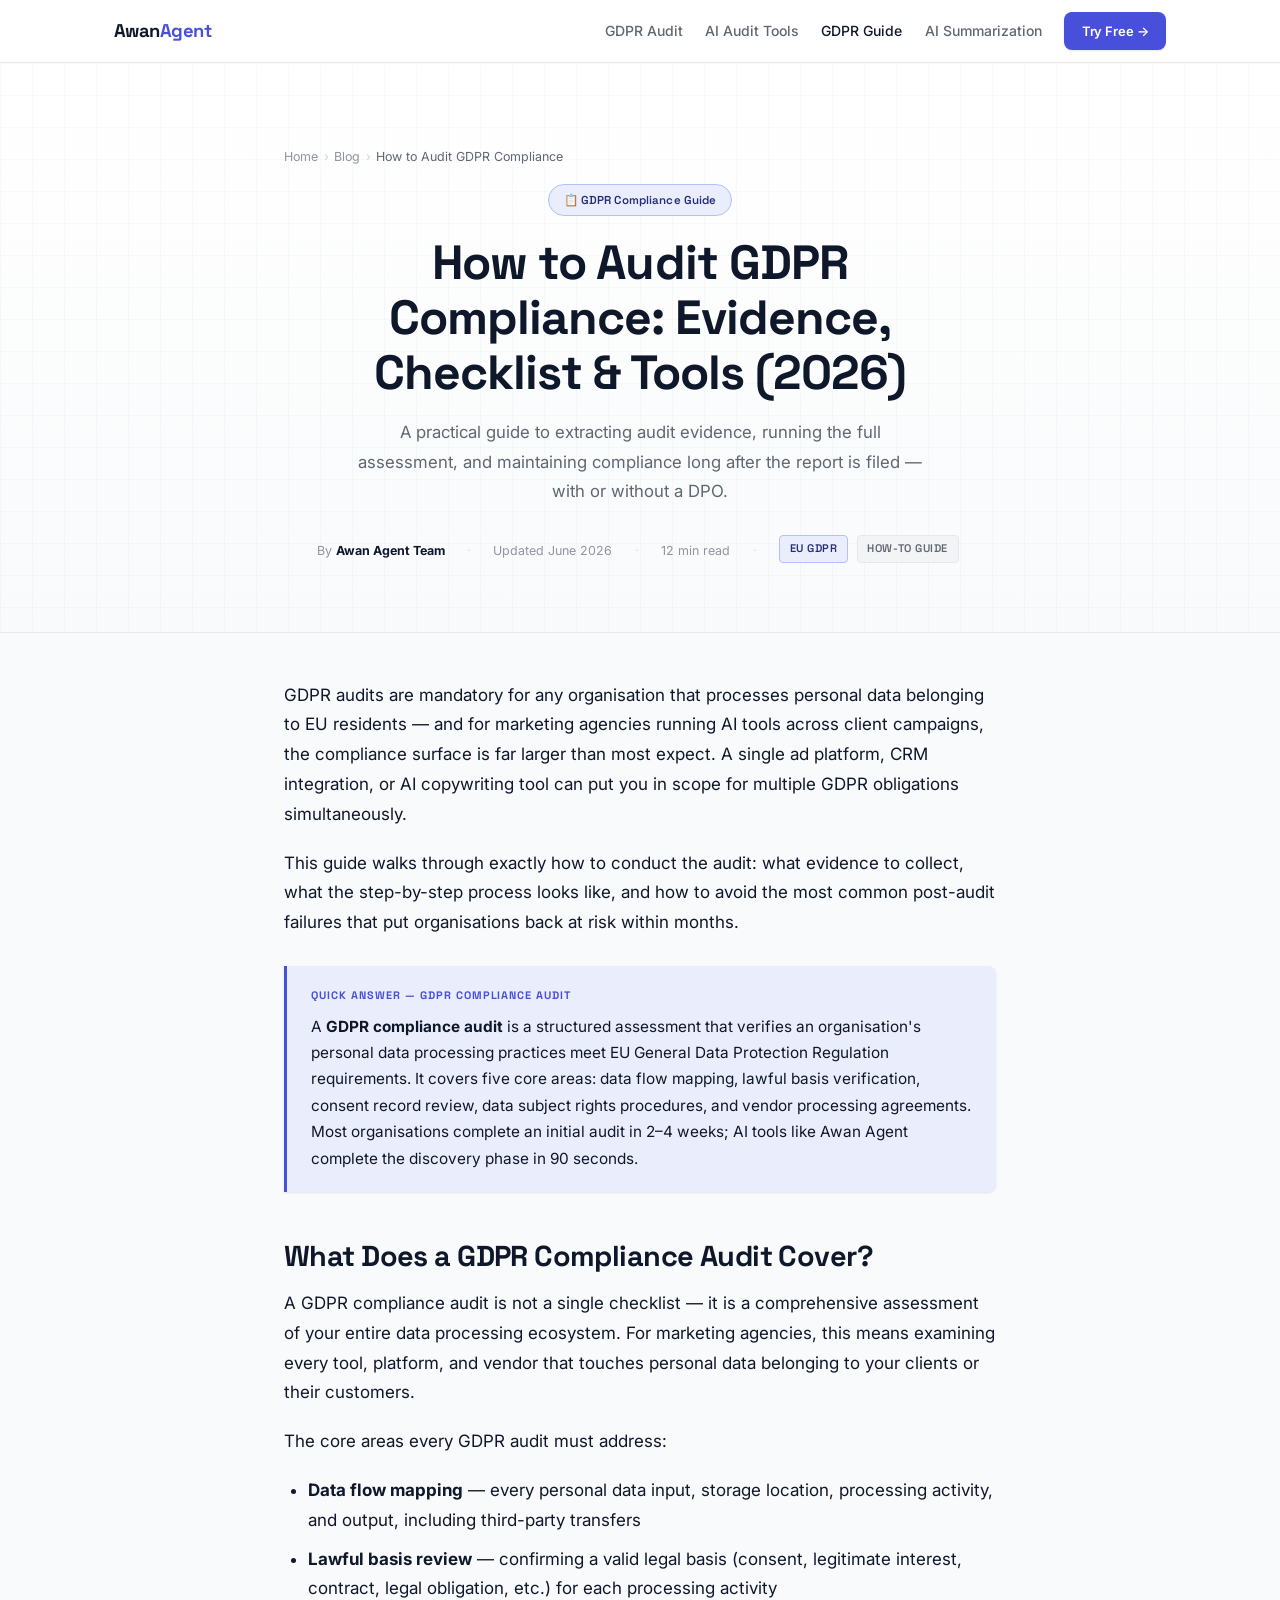
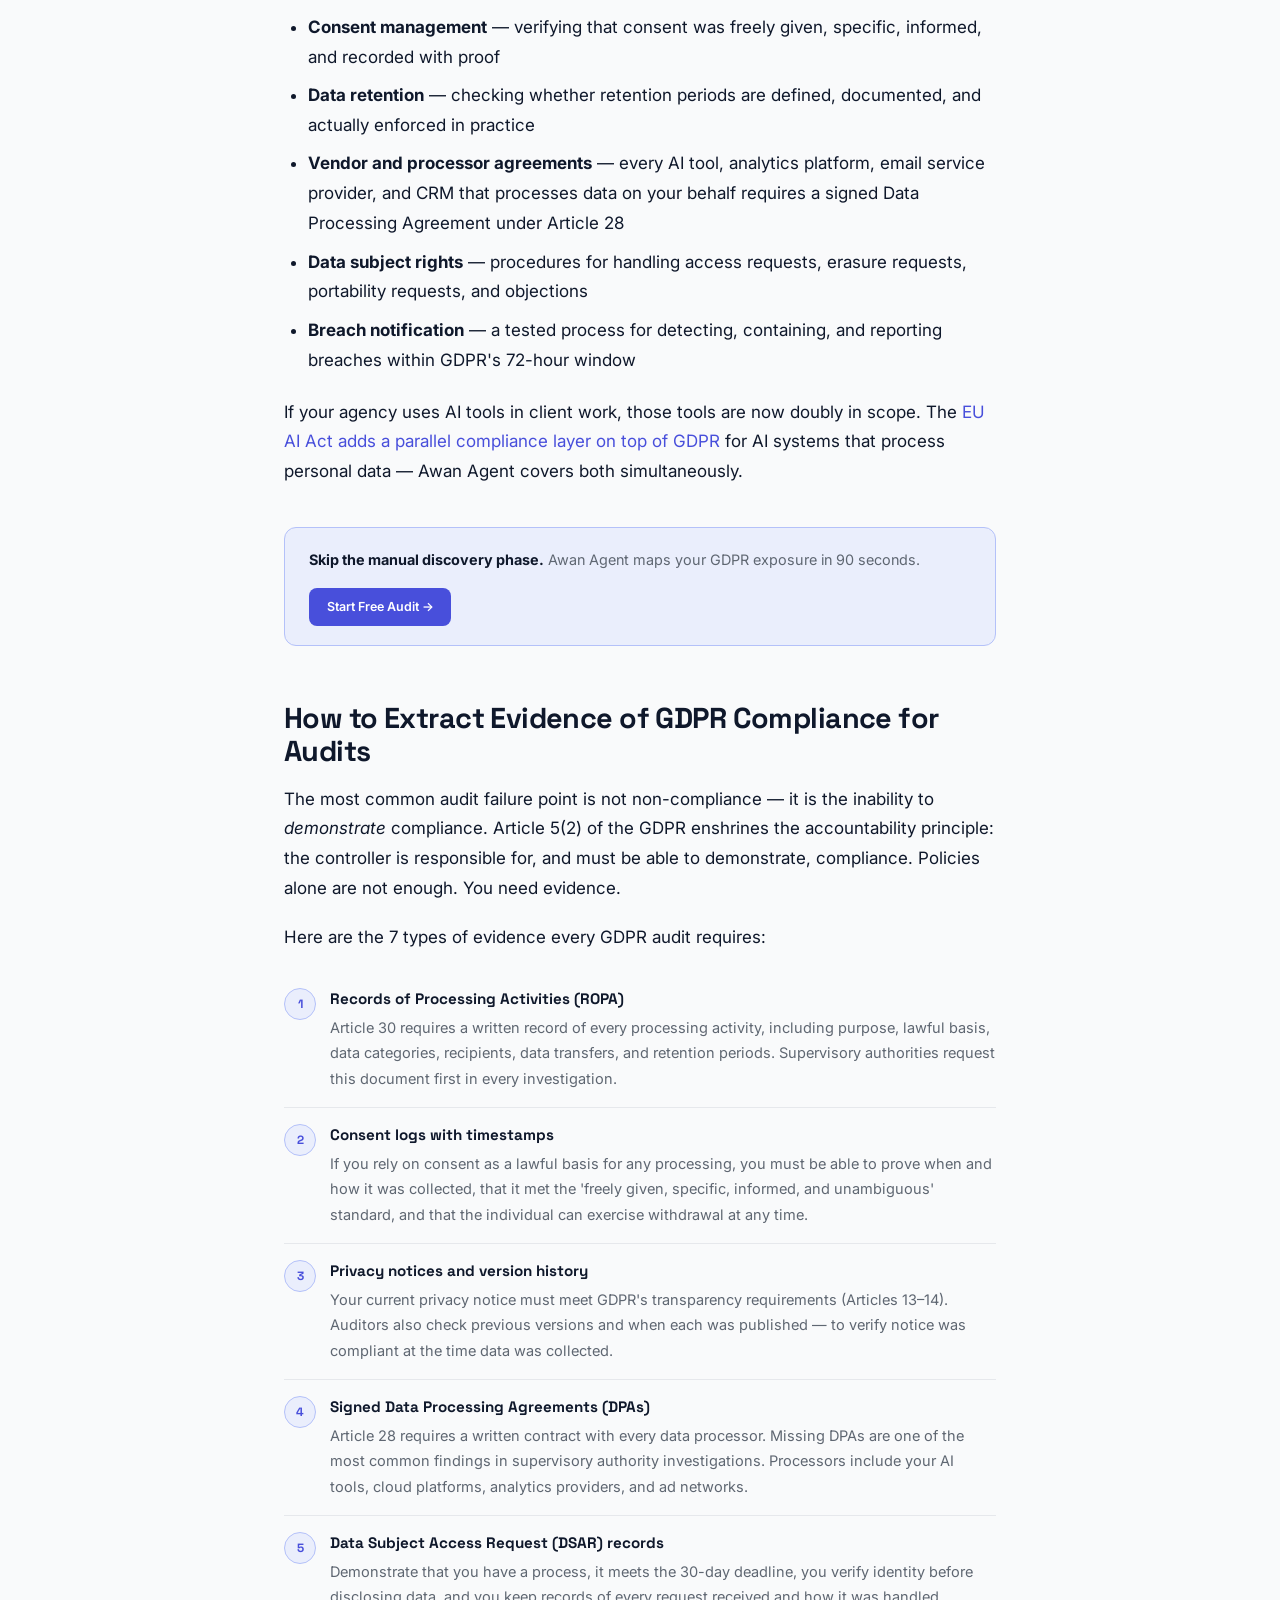
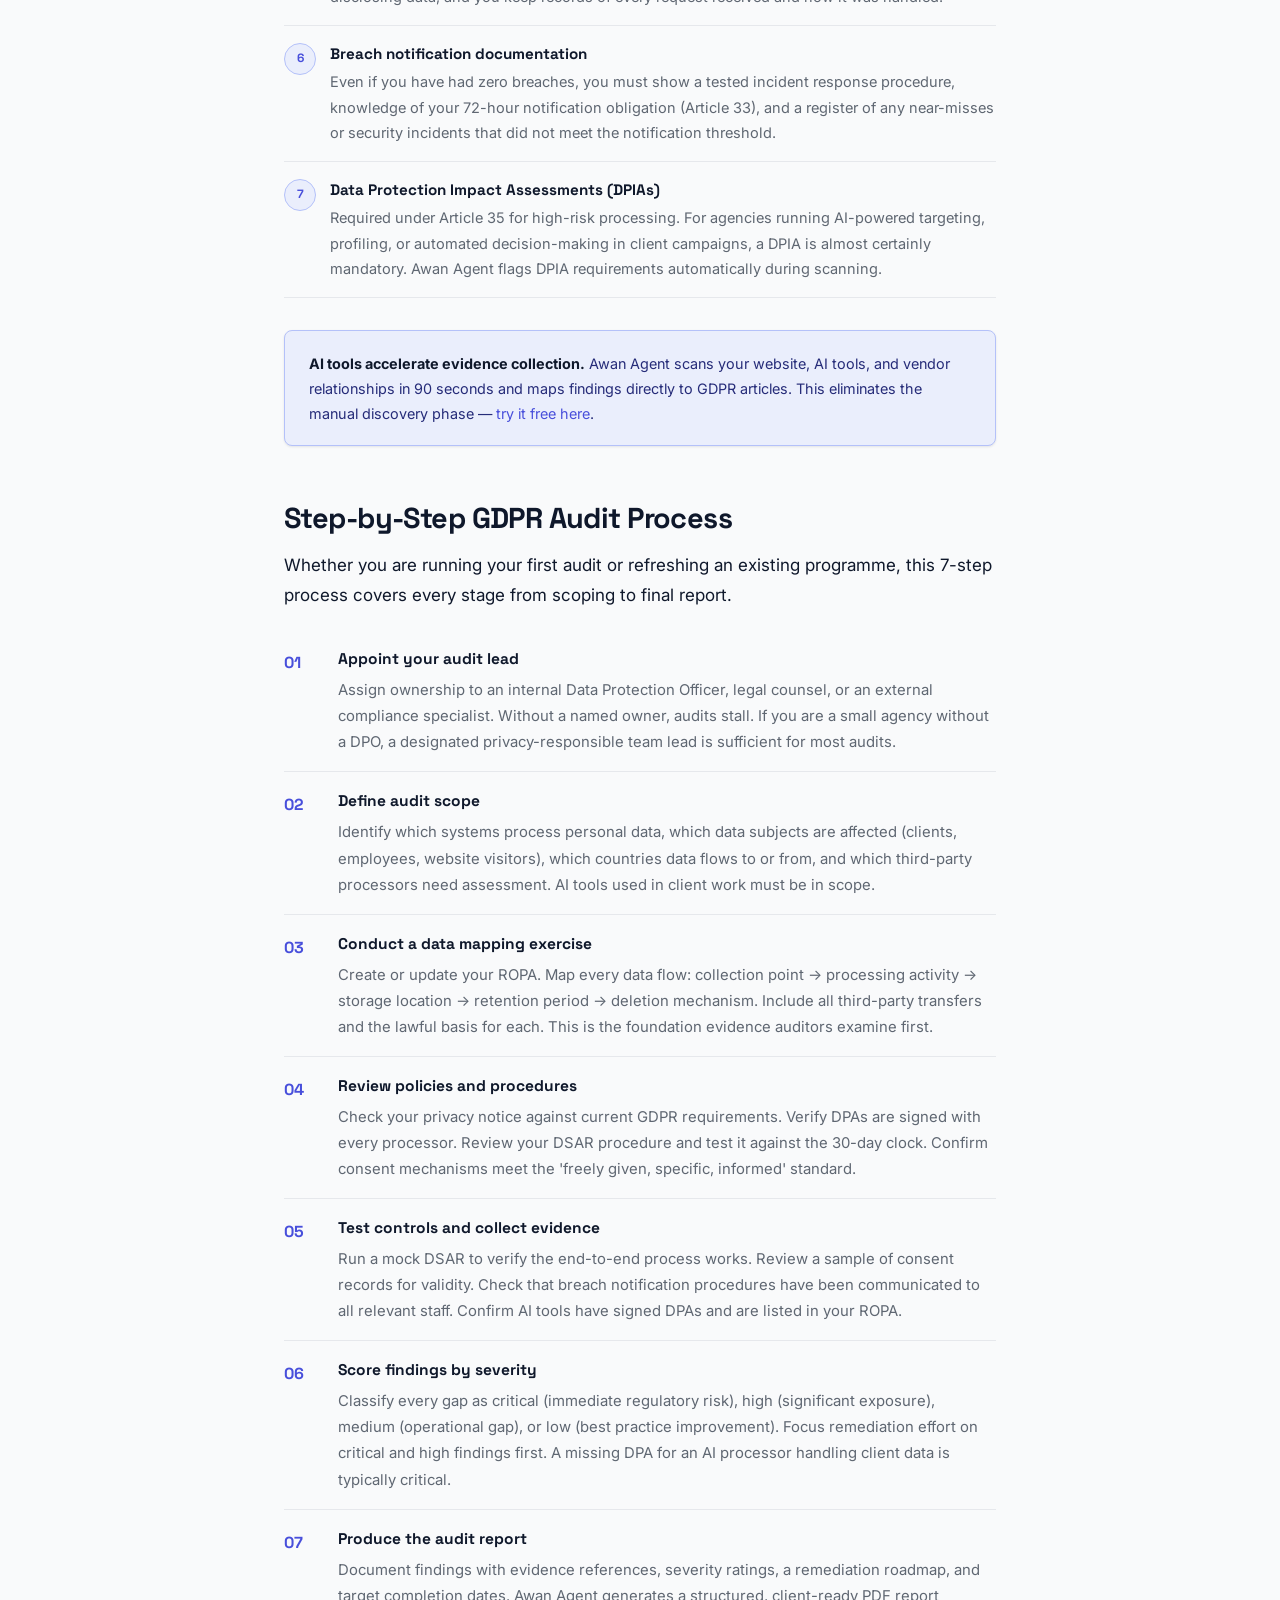
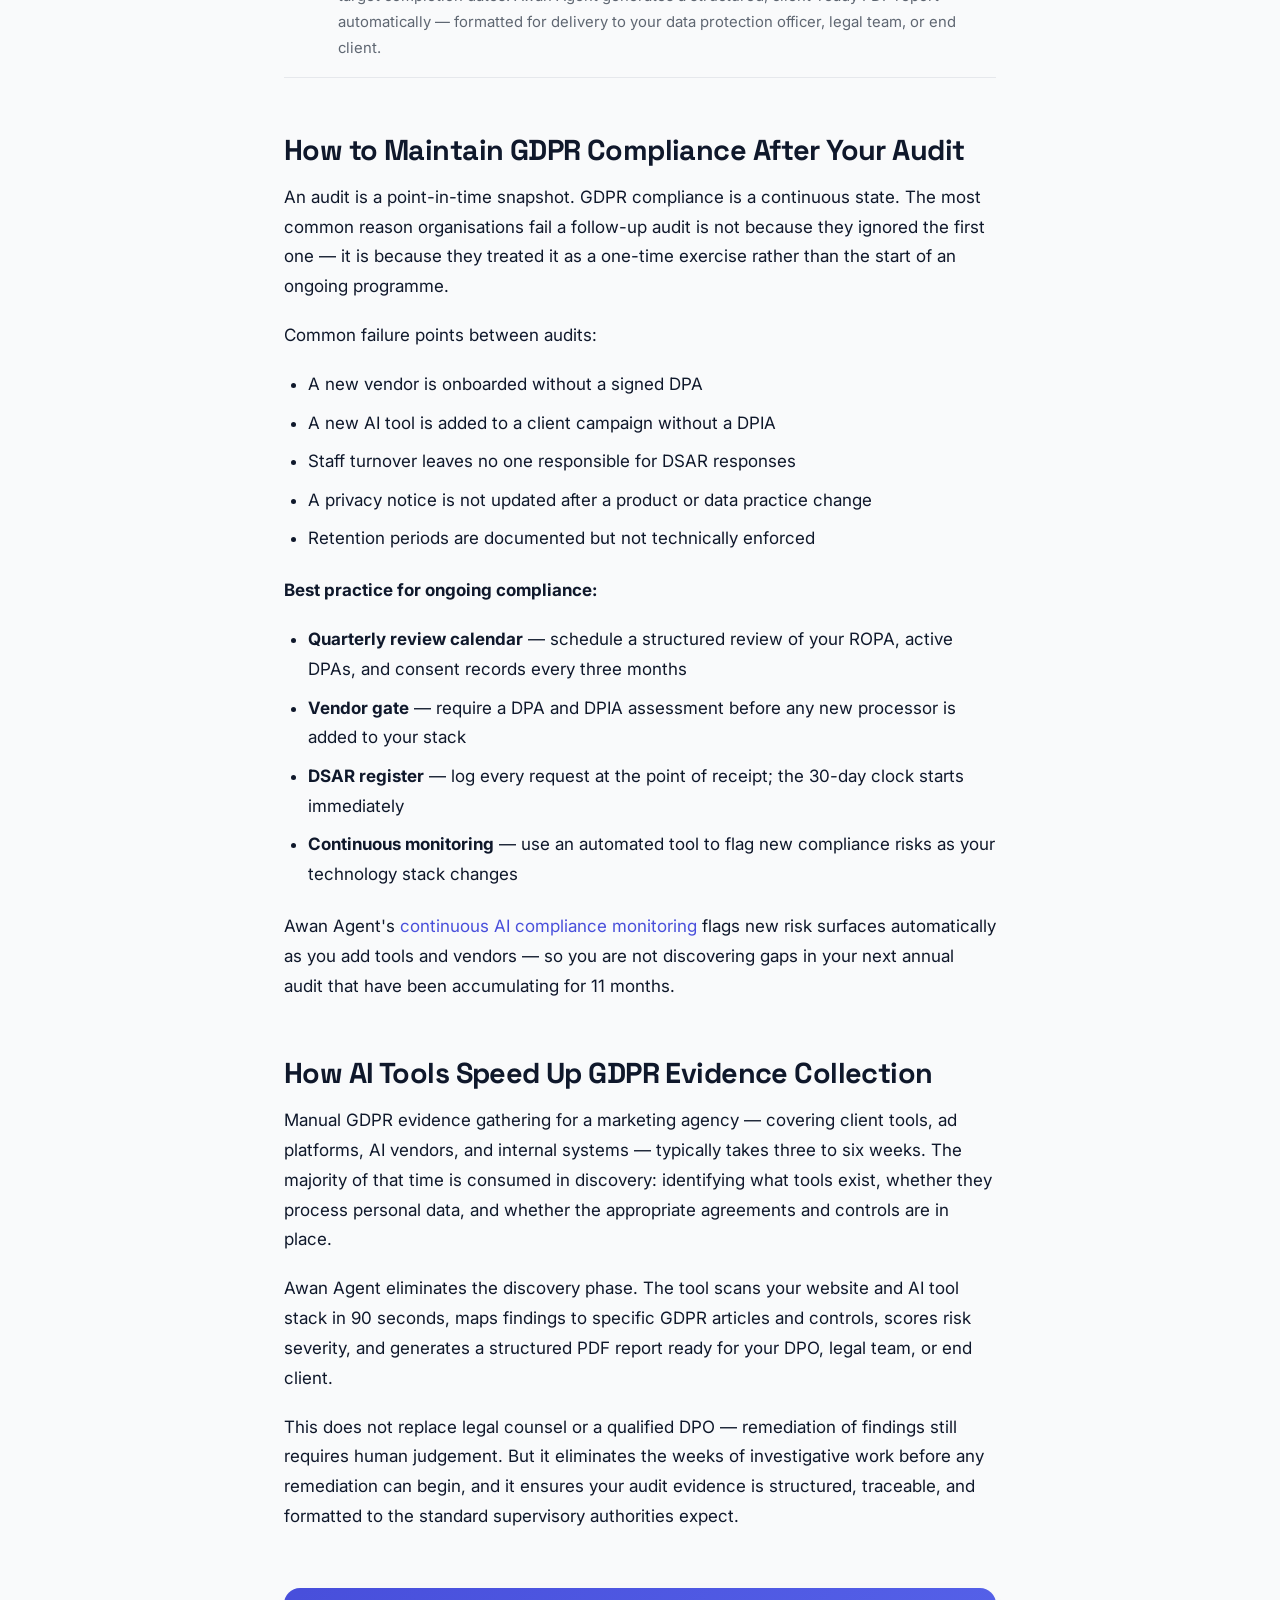
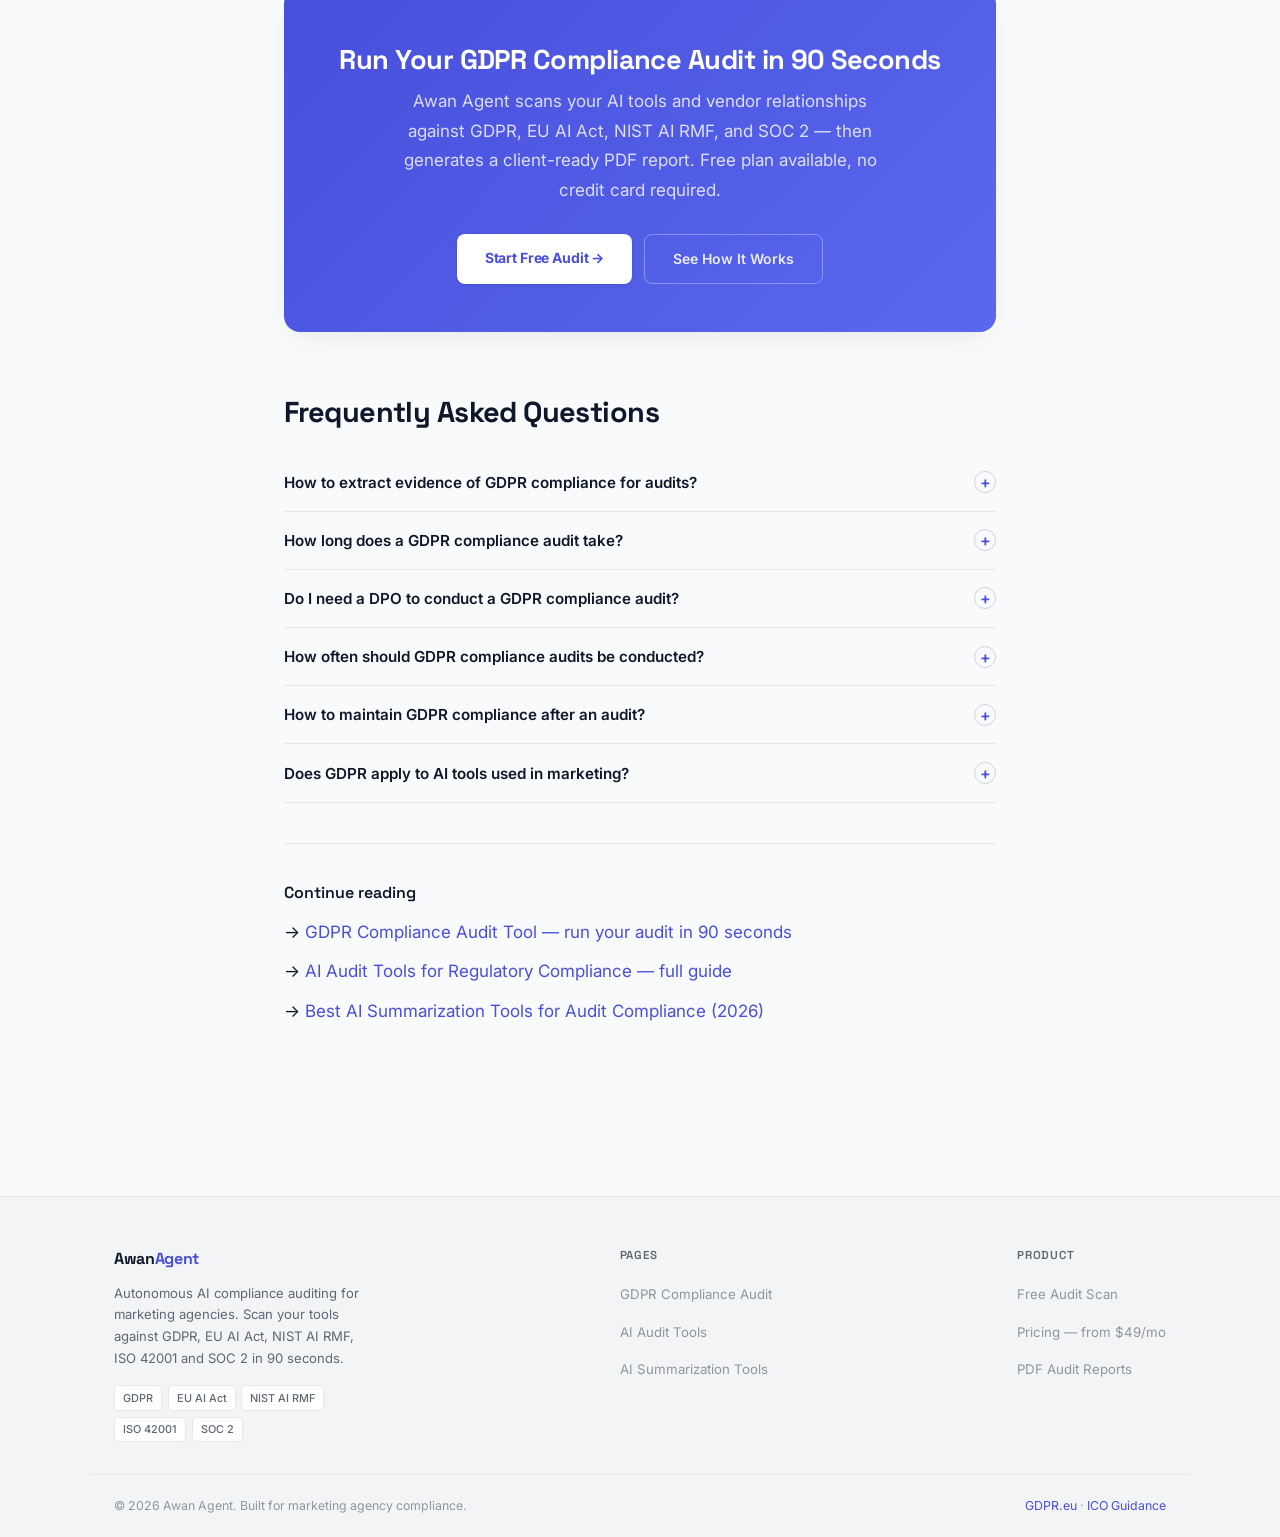
<file: blog/how-to-audit-gdpr-compliance/index.html>
<!DOCTYPE html>
<html lang="en">
<head>
  <meta charset="UTF-8" />
  <meta name="viewport" content="width=device-width, initial-scale=1.0" />

  <!-- ═══ SEO CORE — replace ohawanaofficial.github.io/Awan-Agent before going live ═══ -->
  <title>How to Audit GDPR Compliance: Evidence, Checklist &amp; Tools (2026)</title>
  <meta name="description" content="Learn how to extract GDPR compliance evidence, run a step-by-step audit, and stay compliant after your assessment. Free checklist process included." />
  <link rel="canonical" href="https://ohawanaofficial.github.io/Awan-Agent/blog/how-to-audit-gdpr-compliance/" />

  <!-- Open Graph -->
  <meta property="og:title"       content="How to Audit GDPR Compliance: Evidence, Checklist &amp; Tools (2026)" />
  <meta property="og:description" content="How to extract GDPR compliance evidence, run a step-by-step audit, and stay compliant. Complete guide for marketing agencies." />
  <meta property="og:type"        content="article" />
  <meta property="og:url"         content="https://ohawanaofficial.github.io/Awan-Agent/blog/how-to-audit-gdpr-compliance/" />
  <meta property="og:site_name"   content="Awan Agent" />

  <!-- Article meta -->
  <meta property="article:published_time" content="2026-06-02T00:00:00Z" />
  <meta property="article:modified_time"  content="2026-06-02T00:00:00Z" />
  <meta property="article:author"         content="Awan Agent Team" />
  <meta property="article:tag"            content="GDPR, compliance audit, AI compliance, EU AI Act" />

  <!-- Twitter Card -->
  <meta name="twitter:card"        content="summary_large_image" />
  <meta name="twitter:title"       content="How to Audit GDPR Compliance: Evidence, Checklist &amp; Tools (2026)" />
  <meta name="twitter:description" content="How to extract GDPR evidence, run a step-by-step audit, and maintain compliance long after the assessment ends." />

  <!-- ═══ JSON-LD SCHEMA ═══ -->
  <script type="application/ld+json">
  {
    "@context": "https://schema.org",
    "@graph": [
      {
        "@type": "Article",
        "headline": "How to Audit GDPR Compliance: Evidence, Checklist & Tools (2026)",
        "description": "Learn how to extract GDPR compliance evidence, run a step-by-step audit, and stay compliant after your assessment.",
        "datePublished": "2026-06-02",
        "dateModified":  "2026-06-02",
        "author": {
          "@type": "Organization",
          "name": "Awan Agent",
          "url":  "https://awan-agent.lovable.app"
        },
        "publisher": {
          "@type": "Organization",
          "name": "Awan Agent",
          "url":  "https://awan-agent.lovable.app"
        },
        "mainEntityOfPage": {
          "@type": "@id",
          "@id": "https://ohawanaofficial.github.io/Awan-Agent/blog/how-to-audit-gdpr-compliance/"
        }
      },
      {
        "@type": "HowTo",
        "name": "How to Audit GDPR Compliance",
        "description": "A 7-step process to conduct a thorough GDPR compliance audit.",
        "step": [
          { "@type": "HowToStep", "position": 1, "name": "Appoint your audit lead", "text": "Assign an internal DPO or external consultant to own the audit process." },
          { "@type": "HowToStep", "position": 2, "name": "Define audit scope", "text": "Identify which systems, data types, and geographies are in scope." },
          { "@type": "HowToStep", "position": 3, "name": "Conduct a data mapping exercise", "text": "Create or update your Records of Processing Activities (ROPA)." },
          { "@type": "HowToStep", "position": 4, "name": "Review policies and procedures", "text": "Check privacy notices, consent mechanisms, DPAs, and DSARs against current GDPR requirements." },
          { "@type": "HowToStep", "position": 5, "name": "Test controls and collect evidence", "text": "Run a mock data subject access request, verify breach notification procedure, confirm vendor DPAs are signed." },
          { "@type": "HowToStep", "position": 6, "name": "Score findings by severity", "text": "Classify findings as critical, high, medium, or low risk and prioritize remediation." },
          { "@type": "HowToStep", "position": 7, "name": "Produce the audit report", "text": "Document findings, evidence references, and a remediation roadmap in a structured report." }
        ]
      },
      {
        "@type": "FAQPage",
        "mainEntity": [
          {
            "@type": "Question",
            "name": "How to extract evidence of GDPR compliance for audits?",
            "acceptedAnswer": {
              "@type": "Answer",
              "text": "GDPR compliance evidence falls into seven categories: Records of Processing Activities (ROPA), consent logs with timestamps, privacy notices and version history, signed Data Processing Agreements with vendors, Data Subject Access Request response records, breach notification documentation, and Data Protection Impact Assessments for high-risk processing. Awan Agent automates extraction and mapping of these evidence types in under 90 seconds."
            }
          },
          {
            "@type": "Question",
            "name": "How long does a GDPR compliance audit take?",
            "acceptedAnswer": {
              "@type": "Answer",
              "text": "A thorough manual GDPR compliance audit typically takes 3–8 weeks for a small to medium organisation, depending on complexity. With an AI audit tool like Awan Agent, the initial scan and findings mapping completes in 90 seconds, though remediation of findings still requires human review."
            }
          },
          {
            "@type": "Question",
            "name": "How to maintain GDPR compliance after an audit?",
            "acceptedAnswer": {
              "@type": "Answer",
              "text": "Ongoing GDPR compliance requires four things: a documented quarterly review schedule, a process for assessing new tools and vendors before deployment, staff training on data subject rights handling, and continuous monitoring of your AI and vendor risk surface. Awan Agent handles the continuous monitoring layer automatically."
            }
          }
        ]
      },
      {
        "@type": "BreadcrumbList",
        "itemListElement": [
          { "@type": "ListItem", "position": 1, "name": "Home",  "item": "https://ohawanaofficial.github.io/Awan-Agent/" },
          { "@type": "ListItem", "position": 2, "name": "Blog",  "item": "https://ohawanaofficial.github.io/Awan-Agent/blog/" },
          { "@type": "ListItem", "position": 3, "name": "How to Audit GDPR Compliance", "item": "https://ohawanaofficial.github.io/Awan-Agent/blog/how-to-audit-gdpr-compliance/" }
        ]
      }
    ]
  }
  </script>

  <link rel="stylesheet" href="../../styles.css" />
</head>
<body>

<!-- ═══ NAV ═══ -->
<nav class="site-nav" aria-label="Main navigation">
  <div class="nav-inner">
    <a href="../../" class="nav-logo">Awan<span>Agent</span></a>
    <div class="nav-links">
      <a href="../../gdpr-compliance-audit/">GDPR Audit</a>
      <a href="../../ai-audit-tools/">AI Audit Tools</a>
      <a href="./" class="active">GDPR Guide</a>
      <a href="../ai-summarization-tools-audit-compliance/">AI Summarization</a>
      <a href="https://awan-agent.lovable.app" target="_blank" rel="noopener" class="btn-nav">Try Free →</a>
    </div>
  </div>
</nav>

<!-- ═══ HERO ═══ -->
<header class="hero">
  <div class="container">
    <!-- Breadcrumb -->
    <nav class="breadcrumb" aria-label="Breadcrumb">
      <a href="../../">Home</a>
      <span class="sep">›</span>
      <a href="../../">Blog</a>
      <span class="sep">›</span>
      <span class="current">How to Audit GDPR Compliance</span>
    </nav>

    <div class="hero-badge" style="margin-top:1rem;">📋 GDPR Compliance Guide</div>

    <h1>How to Audit GDPR Compliance: Evidence, Checklist &amp; Tools (2026)</h1>

    <p class="lead">
      A practical guide to extracting audit evidence, running the full assessment, and maintaining compliance long after the report is filed — with or without a DPO.
    </p>

    <div class="meta-row">
      <span>By <strong>Awan Agent Team</strong></span>
      <span class="sep">·</span>
      <span>Updated June 2026</span>
      <span class="sep">·</span>
      <span>12 min read</span>
      <span class="sep">·</span>
      <span><span class="tag green">EU GDPR</span> <span class="tag">How-To Guide</span></span>
    </div>
  </div>
</header>

<!-- ═══ ARTICLE BODY ═══ -->
<main class="article-body">
  <div class="container">

    <!-- Intro paragraph -->
    <p>
      GDPR audits are mandatory for any organisation that processes personal data belonging to EU residents —
      and for marketing agencies running AI tools across client campaigns, the compliance surface is far larger
      than most expect. A single ad platform, CRM integration, or AI copywriting tool can put you in scope for
      multiple GDPR obligations simultaneously.
    </p>
    <p>
      This guide walks through exactly how to conduct the audit: what evidence to collect, what the step-by-step
      process looks like, and how to avoid the most common post-audit failures that put organisations back at risk
      within months.
    </p>

    <!-- ── FEATURED SNIPPET BLOCK ── -->
    <div class="snippet-block" id="snippet">
      <span class="snippet-label">Quick Answer — GDPR Compliance Audit</span>
      <p>
        A <strong>GDPR compliance audit</strong> is a structured assessment that verifies an organisation's personal
        data processing practices meet EU General Data Protection Regulation requirements. It covers five core areas:
        data flow mapping, lawful basis verification, consent record review, data subject rights procedures, and vendor
        processing agreements. Most organisations complete an initial audit in 2–4 weeks; AI tools like Awan Agent
        complete the discovery phase in 90 seconds.
      </p>
    </div>

    <!-- ── H2: What Does a GDPR Compliance Audit Cover? ── -->
    <h2>What Does a GDPR Compliance Audit Cover?</h2>
    <p>
      A GDPR compliance audit is not a single checklist — it is a comprehensive assessment of your entire data
      processing ecosystem. For marketing agencies, this means examining every tool, platform, and vendor that
      touches personal data belonging to your clients or their customers.
    </p>
    <p>The core areas every GDPR audit must address:</p>
    <ul>
      <li><strong>Data flow mapping</strong> — every personal data input, storage location, processing activity, and output, including third-party transfers</li>
      <li><strong>Lawful basis review</strong> — confirming a valid legal basis (consent, legitimate interest, contract, legal obligation, etc.) for each processing activity</li>
      <li><strong>Consent management</strong> — verifying that consent was freely given, specific, informed, and recorded with proof</li>
      <li><strong>Data retention</strong> — checking whether retention periods are defined, documented, and actually enforced in practice</li>
      <li><strong>Vendor and processor agreements</strong> — every AI tool, analytics platform, email service provider, and CRM that processes data on your behalf requires a signed Data Processing Agreement under Article 28</li>
      <li><strong>Data subject rights</strong> — procedures for handling access requests, erasure requests, portability requests, and objections</li>
      <li><strong>Breach notification</strong> — a tested process for detecting, containing, and reporting breaches within GDPR's 72-hour window</li>
    </ul>
    <p>
      If your agency uses AI tools in client work, those tools are now doubly in scope. The
      <a href="../../gdpr-compliance-audit/">EU AI Act adds a parallel compliance layer on top of GDPR</a> for
      AI systems that process personal data — Awan Agent covers both simultaneously.
    </p>

    <!-- Inline CTA -->
    <div class="inline-cta">
      <p><strong>Skip the manual discovery phase.</strong> Awan Agent maps your GDPR exposure in 90 seconds.</p>
      <a href="https://awan-agent.lovable.app" target="_blank" rel="noopener" class="btn-sm">Start Free Audit →</a>
    </div>

    <!-- ── H2: How to Extract Evidence of GDPR Compliance ── -->
    <h2 id="evidence">How to Extract Evidence of GDPR Compliance for Audits</h2>
    <p>
      The most common audit failure point is not non-compliance — it is the inability to <em>demonstrate</em>
      compliance. Article 5(2) of the GDPR enshrines the accountability principle: the controller is responsible
      for, and must be able to demonstrate, compliance. Policies alone are not enough. You need evidence.
    </p>
    <p>Here are the 7 types of evidence every GDPR audit requires:</p>

    <ol class="evidence-list">
      <li>
        <div>
          <span class="ev-title">Records of Processing Activities (ROPA)</span>
          <p>Article 30 requires a written record of every processing activity, including purpose, lawful basis,
          data categories, recipients, data transfers, and retention periods. Supervisory authorities request this
          document first in every investigation.</p>
        </div>
      </li>
      <li>
        <div>
          <span class="ev-title">Consent logs with timestamps</span>
          <p>If you rely on consent as a lawful basis for any processing, you must be able to prove when and how it
          was collected, that it met the 'freely given, specific, informed, and unambiguous' standard, and that the
          individual can exercise withdrawal at any time.</p>
        </div>
      </li>
      <li>
        <div>
          <span class="ev-title">Privacy notices and version history</span>
          <p>Your current privacy notice must meet GDPR's transparency requirements (Articles 13–14). Auditors also
          check previous versions and when each was published — to verify notice was compliant at the time data was
          collected.</p>
        </div>
      </li>
      <li>
        <div>
          <span class="ev-title">Signed Data Processing Agreements (DPAs)</span>
          <p>Article 28 requires a written contract with every data processor. Missing DPAs are one of the most
          common findings in supervisory authority investigations. Processors include your AI tools, cloud
          platforms, analytics providers, and ad networks.</p>
        </div>
      </li>
      <li>
        <div>
          <span class="ev-title">Data Subject Access Request (DSAR) records</span>
          <p>Demonstrate that you have a process, it meets the 30-day deadline, you verify identity before disclosing
          data, and you keep records of every request received and how it was handled.</p>
        </div>
      </li>
      <li>
        <div>
          <span class="ev-title">Breach notification documentation</span>
          <p>Even if you have had zero breaches, you must show a tested incident response procedure, knowledge of
          your 72-hour notification obligation (Article 33), and a register of any near-misses or security
          incidents that did not meet the notification threshold.</p>
        </div>
      </li>
      <li>
        <div>
          <span class="ev-title">Data Protection Impact Assessments (DPIAs)</span>
          <p>Required under Article 35 for high-risk processing. For agencies running AI-powered targeting,
          profiling, or automated decision-making in client campaigns, a DPIA is almost certainly mandatory.
          Awan Agent flags DPIA requirements automatically during scanning.</p>
        </div>
      </li>
    </ol>

    <div class="info-box tip">
      <p>
        <strong>AI tools accelerate evidence collection.</strong>
        Awan Agent scans your website, AI tools, and vendor relationships in 90 seconds and maps findings
        directly to GDPR articles. This eliminates the manual discovery phase —
        <a href="https://awan-agent.lovable.app" target="_blank" rel="noopener">try it free here</a>.
      </p>
    </div>

    <!-- ── H2: Step-by-Step GDPR Audit Process ── -->
    <h2 id="steps">Step-by-Step GDPR Audit Process</h2>
    <p>
      Whether you are running your first audit or refreshing an existing programme, this 7-step process
      covers every stage from scoping to final report.
    </p>

    <ol class="step-list">
      <li>
        <div>
          <span class="step-title">Appoint your audit lead</span>
          <p>Assign ownership to an internal Data Protection Officer, legal counsel, or an external compliance
          specialist. Without a named owner, audits stall. If you are a small agency without a DPO, a designated
          privacy-responsible team lead is sufficient for most audits.</p>
        </div>
      </li>
      <li>
        <div>
          <span class="step-title">Define audit scope</span>
          <p>Identify which systems process personal data, which data subjects are affected (clients, employees,
          website visitors), which countries data flows to or from, and which third-party processors need
          assessment. AI tools used in client work must be in scope.</p>
        </div>
      </li>
      <li>
        <div>
          <span class="step-title">Conduct a data mapping exercise</span>
          <p>Create or update your ROPA. Map every data flow: collection point → processing activity → storage
          location → retention period → deletion mechanism. Include all third-party transfers and the lawful
          basis for each. This is the foundation evidence auditors examine first.</p>
        </div>
      </li>
      <li>
        <div>
          <span class="step-title">Review policies and procedures</span>
          <p>Check your privacy notice against current GDPR requirements. Verify DPAs are signed with every
          processor. Review your DSAR procedure and test it against the 30-day clock. Confirm consent
          mechanisms meet the 'freely given, specific, informed' standard.</p>
        </div>
      </li>
      <li>
        <div>
          <span class="step-title">Test controls and collect evidence</span>
          <p>Run a mock DSAR to verify the end-to-end process works. Review a sample of consent records for
          validity. Check that breach notification procedures have been communicated to all relevant staff.
          Confirm AI tools have signed DPAs and are listed in your ROPA.</p>
        </div>
      </li>
      <li>
        <div>
          <span class="step-title">Score findings by severity</span>
          <p>Classify every gap as critical (immediate regulatory risk), high (significant exposure), medium
          (operational gap), or low (best practice improvement). Focus remediation effort on critical and
          high findings first. A missing DPA for an AI processor handling client data is typically critical.</p>
        </div>
      </li>
      <li>
        <div>
          <span class="step-title">Produce the audit report</span>
          <p>Document findings with evidence references, severity ratings, a remediation roadmap, and target
          completion dates. Awan Agent generates a structured, client-ready PDF report automatically —
          formatted for delivery to your data protection officer, legal team, or end client.</p>
        </div>
      </li>
    </ol>

    <!-- ── H2: How to Maintain GDPR Compliance After Your Audit ── -->
    <h2 id="maintain">How to Maintain GDPR Compliance After Your Audit</h2>
    <p>
      An audit is a point-in-time snapshot. GDPR compliance is a continuous state. The most common reason
      organisations fail a follow-up audit is not because they ignored the first one — it is because they treated
      it as a one-time exercise rather than the start of an ongoing programme.
    </p>
    <p>Common failure points between audits:</p>
    <ul>
      <li>A new vendor is onboarded without a signed DPA</li>
      <li>A new AI tool is added to a client campaign without a DPIA</li>
      <li>Staff turnover leaves no one responsible for DSAR responses</li>
      <li>A privacy notice is not updated after a product or data practice change</li>
      <li>Retention periods are documented but not technically enforced</li>
    </ul>

    <p><strong>Best practice for ongoing compliance:</strong></p>
    <ul>
      <li><strong>Quarterly review calendar</strong> — schedule a structured review of your ROPA, active DPAs, and consent records every three months</li>
      <li><strong>Vendor gate</strong> — require a DPA and DPIA assessment before any new processor is added to your stack</li>
      <li><strong>DSAR register</strong> — log every request at the point of receipt; the 30-day clock starts immediately</li>
      <li><strong>Continuous monitoring</strong> — use an automated tool to flag new compliance risks as your technology stack changes</li>
    </ul>

    <p>
      Awan Agent's <a href="../../ai-audit-tools/">continuous AI compliance monitoring</a> flags new risk
      surfaces automatically as you add tools and vendors — so you are not discovering gaps in your next annual
      audit that have been accumulating for 11 months.
    </p>

    <!-- ── H2: How AI Tools Speed Up Evidence Collection ── -->
    <h2 id="ai-tools">How AI Tools Speed Up GDPR Evidence Collection</h2>
    <p>
      Manual GDPR evidence gathering for a marketing agency — covering client tools, ad platforms, AI
      vendors, and internal systems — typically takes three to six weeks. The majority of that time is
      consumed in discovery: identifying what tools exist, whether they process personal data, and whether
      the appropriate agreements and controls are in place.
    </p>
    <p>
      Awan Agent eliminates the discovery phase. The tool scans your website and AI tool stack in 90 seconds,
      maps findings to specific GDPR articles and controls, scores risk severity, and generates a structured
      PDF report ready for your DPO, legal team, or end client.
    </p>
    <p>
      This does not replace legal counsel or a qualified DPO — remediation of findings still requires human
      judgement. But it eliminates the weeks of investigative work before any remediation can begin, and
      it ensures your audit evidence is structured, traceable, and formatted to the standard supervisory
      authorities expect.
    </p>

    <!-- CTA Block -->
    <div class="cta-block">
      <h2>Run Your GDPR Compliance Audit in 90 Seconds</h2>
      <p>
        Awan Agent scans your AI tools and vendor relationships against GDPR, EU AI Act, NIST AI RMF, and
        SOC 2 — then generates a client-ready PDF report. Free plan available, no credit card required.
      </p>
      <div class="cta-buttons">
        <a href="https://awan-agent.lovable.app" target="_blank" rel="noopener" class="btn">Start Free Audit →</a>
        <a href="../../gdpr-compliance-audit/" class="btn-ghost">See How It Works</a>
      </div>
    </div>

    <!-- ── FAQ ── -->
    <section class="faq-section" id="faq">
      <h2>Frequently Asked Questions</h2>

      <div class="faq-item">
        <button class="faq-q" aria-expanded="false">
          How to extract evidence of GDPR compliance for audits?
          <span class="icon">+</span>
        </button>
        <div class="faq-a" role="region">
          <div class="faq-a-inner">
            <p>GDPR compliance evidence falls into seven categories: Records of Processing Activities (ROPA)
            under Article 30, consent logs with timestamps, privacy notices and version history, signed Data
            Processing Agreements with all vendors, Data Subject Access Request response records, breach
            notification documentation, and Data Protection Impact Assessments for high-risk processing.</p>
            <p>Awan Agent automates extraction and mapping of these evidence types against GDPR controls in
            under 90 seconds —
            <a href="https://awan-agent.lovable.app" target="_blank" rel="noopener">try it free</a>.</p>
          </div>
        </div>
      </div>

      <div class="faq-item">
        <button class="faq-q" aria-expanded="false">
          How long does a GDPR compliance audit take?
          <span class="icon">+</span>
        </button>
        <div class="faq-a" role="region">
          <div class="faq-a-inner">
            <p>A thorough manual GDPR compliance audit typically takes 3–8 weeks for a small to medium
            organisation, depending on complexity, number of processors, and how mature the existing compliance
            programme is.</p>
            <p>With an AI audit tool like Awan Agent, the discovery and findings mapping phase completes in
            90 seconds. Remediation of findings still requires human review, but the initial evidence package
            is generated immediately.</p>
          </div>
        </div>
      </div>

      <div class="faq-item">
        <button class="faq-q" aria-expanded="false">
          Do I need a DPO to conduct a GDPR compliance audit?
          <span class="icon">+</span>
        </button>
        <div class="faq-a" role="region">
          <div class="faq-a-inner">
            <p>A Data Protection Officer is mandatory only for public authorities, organisations conducting
            large-scale systematic monitoring of individuals, or those processing special category data at
            scale (Article 37).</p>
            <p>However, any organisation processing EU personal data must be able to demonstrate compliance —
            with or without a DPO. A GDPR compliance audit is best practice for all organisations, regardless
            of DPO status.</p>
          </div>
        </div>
      </div>

      <div class="faq-item">
        <button class="faq-q" aria-expanded="false">
          How often should GDPR compliance audits be conducted?
          <span class="icon">+</span>
        </button>
        <div class="faq-a" role="region">
          <div class="faq-a-inner">
            <p>Supervisory authorities recommend a full GDPR audit at least annually. Additional audits should
            be triggered by significant events: onboarding a new AI vendor, launching a new product, expanding
            into a new jurisdiction, experiencing a data breach, or receiving a regulatory inquiry.</p>
            <p>Awan Agent's continuous monitoring approach replaces the gap between annual audits with
            real-time risk flagging.</p>
          </div>
        </div>
      </div>

      <div class="faq-item">
        <button class="faq-q" aria-expanded="false">
          How to maintain GDPR compliance after an audit?
          <span class="icon">+</span>
        </button>
        <div class="faq-a" role="region">
          <div class="faq-a-inner">
            <p>Ongoing GDPR compliance requires four things: a documented quarterly review schedule, a
            vendor gate process to assess new tools before deployment, staff training on data subject rights
            handling, and continuous monitoring of your AI and vendor risk surface.</p>
            <p>The most common post-audit failure is onboarding a new vendor or AI tool without a DPA and
            DPIA. Automating the monitoring layer with a tool like
            <a href="https://awan-agent.lovable.app" target="_blank" rel="noopener">Awan Agent</a> closes
            this gap permanently.</p>
          </div>
        </div>
      </div>

      <div class="faq-item">
        <button class="faq-q" aria-expanded="false">
          Does GDPR apply to AI tools used in marketing?
          <span class="icon">+</span>
        </button>
        <div class="faq-a" role="region">
          <div class="faq-a-inner">
            <p>Yes. Any AI tool that processes personal data of EU residents — including ad targeting platforms,
            AI copywriting tools that use client data, analytics platforms, and CRM systems — falls under GDPR.
            Each tool also needs a signed DPA if it processes data on your behalf as a controller.</p>
            <p>Additionally, AI tools used in profiling or automated decision-making may trigger DPIA requirements
            under Article 35, and are now also subject to the EU AI Act. Awan Agent maps compliance across both
            regulations simultaneously. See our <a href="../../gdpr-compliance-audit/">GDPR compliance audit page</a>
            for full details.</p>
          </div>
        </div>
      </div>

    </section>

    <!-- Related content -->
    <hr />
    <h3 style="color:var(--text); font-family:var(--font-display); font-size:1rem; font-weight:600; margin-bottom:1rem;">Continue reading</h3>
    <ul style="list-style:none; margin:0; padding:0;">
      <li style="margin-bottom:0.6rem;">→ <a href="../../gdpr-compliance-audit/">GDPR Compliance Audit Tool — run your audit in 90 seconds</a></li>
      <li style="margin-bottom:0.6rem;">→ <a href="../../ai-audit-tools/">AI Audit Tools for Regulatory Compliance — full guide</a></li>
      <li style="margin-bottom:0.6rem;">→ <a href="../ai-summarization-tools-audit-compliance/">Best AI Summarization Tools for Audit Compliance (2026)</a></li>
    </ul>

  </div><!-- /.container -->
</main>

<!-- ═══ FOOTER ═══ -->
<footer class="site-footer">
  <div class="footer-main">
    <div class="footer-brand">
      <a href="../../" class="footer-logo">Awan<span>Agent</span></a>
      <p class="footer-desc">Autonomous AI compliance auditing for marketing agencies. Scan your tools against GDPR, EU AI Act, NIST AI RMF, ISO 42001 and SOC 2 in 90 seconds.</p>
      <div class="footer-frameworks">
        <span class="fw-tag">GDPR</span>
        <span class="fw-tag">EU AI Act</span>
        <span class="fw-tag">NIST AI RMF</span>
        <span class="fw-tag">ISO 42001</span>
        <span class="fw-tag">SOC 2</span>
      </div>
    </div>
    <div class="footer-col">
      <h5>Pages</h5>
      <ul>
        <li><a href="../../gdpr-compliance-audit/">GDPR Compliance Audit</a></li>
        <li><a href="../../ai-audit-tools/">AI Audit Tools</a></li>
        <li><a href="../ai-summarization-tools-audit-compliance/">AI Summarization Tools</a></li>
      </ul>
    </div>
    <div class="footer-col">
      <h5>Product</h5>
      <ul>
        <li><a href="https://awan-agent.lovable.app" target="_blank" rel="noopener">Free Audit Scan</a></li>
        <li><a href="https://awan-agent.lovable.app" target="_blank" rel="noopener">Pricing — from $49/mo</a></li>
        <li><a href="https://awan-agent.lovable.app" target="_blank" rel="noopener">PDF Audit Reports</a></li>
      </ul>
    </div>
  </div>
  <div class="footer-bottom">
    <span>© 2026 Awan Agent. Built for marketing agency compliance.</span>
    <span>
      <a href="https://gdpr.eu" target="_blank" rel="noopener nofollow">GDPR.eu</a> ·
      <a href="https://ico.org.uk/for-organisations/uk-gdpr-guidance-and-resources/" target="_blank" rel="noopener nofollow">ICO Guidance</a>
    </span>
  </div>
</footer>

<!-- ═══ FAQ ACCORDION JS ═══ -->
<script>
  document.querySelectorAll('.faq-q').forEach(function(btn) {
    btn.addEventListener('click', function() {
      var expanded = this.getAttribute('aria-expanded') === 'true';
      // Close all
      document.querySelectorAll('.faq-q').forEach(function(b) {
        b.setAttribute('aria-expanded', 'false');
        b.querySelector('.icon').textContent = '+';
        b.nextElementSibling.style.maxHeight = null;
      });
      // Open clicked if it was closed
      if (!expanded) {
        this.setAttribute('aria-expanded', 'true');
        this.querySelector('.icon').textContent = '−';
        var panel = this.nextElementSibling;
        panel.style.maxHeight = panel.scrollHeight + 'px';
      }
    });
  });
</script>

</body>
</html>
</file>
<file: styles.css>
/* ═══════════════════════════════════════════════════════════
   AWAN AGENT — Light Enterprise Design System
   Theme : Enterprise white · Slate borders · Indigo accents
   Fonts : Space Grotesk (display) · Inter (body) · JetBrains Mono
   ═══════════════════════════════════════════════════════════ */

@import url('https://fonts.googleapis.com/css2?family=Space+Grotesk:wght@400;500;600;700&family=Inter:ital,wght@0,400;0,500;0,600;0,700;1,400&family=JetBrains+Mono:wght@400;500&display=swap');

/* ── Design Tokens ─────────────────────────────────────────── */
:root {
  /* Surfaces */
  --bg:        oklch(0.985 0.002 247);   /* ~#F9FAFB */
  --surface:   oklch(1 0 0);             /* #FFFFFF   */
  --surface-2: oklch(0.967 0.003 264);   /* Slate 100 */
  --surface-3: oklch(0.95  0.02  274);   /* Indigo 50 tint */

  /* Typography */
  --text:       oklch(0.21 0.04 265);    /* Slate 900 */
  --text-muted: oklch(0.51 0.02 257);    /* Slate 500 */
  --text-dim:   oklch(0.67 0.015 257);   /* Slate 400 */

  /* Brand — Indigo */
  --primary:      oklch(0.51 0.21 274);  /* Indigo 600  ~#4F46E5 */
  --primary-fg:   oklch(1 0 0);          /* white */
  --primary-glow: oklch(0.58 0.2  274);  /* Indigo 500  ~#6366F1 */

  /* Accent tints (NOT text — use --primary for text) */
  --accent:        oklch(0.95 0.02 274); /* Indigo 50   subtle tint */
  --accent-fg:     oklch(0.34 0.13 274); /* Indigo 900  deep */
  --accent-dim:    oklch(0.95 0.02 274); /* alias → --accent */
  --accent-border: oklch(0.82 0.08 274); /* Indigo 200 */
  --accent-glow:   rgba(79,70,229,0.08);

  /* Borders */
  --border:   oklch(0.93 0.006 264);    /* Slate 200 ~#E2E8F0 */
  --border-2: oklch(0.87 0.01  264);    /* Slate 300 ~#CBD5E1 */

  /* Status */
  --success:     oklch(0.55 0.15 152);  /* Emerald 600 */
  --warning:     oklch(0.68 0.16  65);  /* Amber 600   */
  --destructive: oklch(0.58 0.22  27);  /* Red 600     */

  /* Shadows */
  --shadow-card:    0 1px 2px rgba(15,23,42,.04), 0 1px 3px rgba(15,23,42,.06);
  --shadow-elegant: 0 10px 30px -12px rgba(15,23,42,.12);
  --shadow-glow:    0 0 0 3px rgba(79,70,229,.12);

  /* Gradients */
  --gradient-primary: linear-gradient(135deg,oklch(0.51 0.21 274),oklch(0.58 0.2 274));
  --gradient-surface: linear-gradient(180deg,#fff,oklch(0.985 0.002 247));

  /* Typography */
  --font-display: 'Space Grotesk', system-ui, sans-serif;
  --font-body:    'Inter', system-ui, sans-serif;
  --font-mono:    'JetBrains Mono','Courier New', monospace;

  /* Radius */
  --radius-sm: 0.25rem;
  --radius-md: 0.375rem;
  --radius:    0.5rem;
  --radius-lg: 0.75rem;
  --radius-xl: 1rem;

  /* Layout */
  --max-w:      760px;
  --max-w-wide: 1100px;
}

/* ── Reset ─────────────────────────────────────────────────── */
*,*::before,*::after { box-sizing: border-box; margin: 0; padding: 0; }
html { scroll-behavior: smooth; }
body {
  font-family: var(--font-body);
  background: var(--bg);
  color: var(--text);
  line-height: 1.75;
  font-size: 17px;
  -webkit-font-smoothing: antialiased;
}
img { max-width: 100%; display: block; }
a { color: var(--primary); text-decoration: none; transition: opacity .15s; }
a:hover { opacity: .75; text-decoration: underline; text-decoration-color: oklch(0.51 0.21 274 / .3); }

/* ── Typography ────────────────────────────────────────────── */
h1,h2,h3,h4 {
  font-family: var(--font-display);
  line-height: 1.15;
  color: var(--text);
  font-weight: 700;
  letter-spacing: -0.02em;
}
h1 { font-size: clamp(1.9rem,5vw,3rem); margin-bottom: 1.2rem; }
h2 { font-size: clamp(1.3rem,3vw,1.8rem); margin: 3rem 0 1rem; padding-top: .5rem; }
h2:first-of-type { margin-top: 2rem; }
h3 {
  font-size: 1rem; margin: 2rem 0 .5rem;
  font-family: var(--font-body); font-weight: 700;
  color: var(--primary); letter-spacing: 0;
}
p { margin-bottom: 1.2rem; color: var(--text); }
ul,ol { margin: 0 0 1.4rem 1.5rem; }
li { margin-bottom: .55rem; }
strong { color: var(--text); font-weight: 700; }
hr { border: none; border-top: 1px solid var(--border); margin: 2.5rem 0; }

/* ── Layout ────────────────────────────────────────────────── */
.container      { max-width: var(--max-w);      margin: 0 auto; padding: 0 1.5rem; }
.container-wide { max-width: var(--max-w-wide); margin: 0 auto; padding: 0 1.5rem; }

/* ── Navigation ────────────────────────────────────────────── */
.site-nav {
  background: rgba(255,255,255,.92);
  border-bottom: 1px solid var(--border);
  position: sticky; top: 0; z-index: 100;
  backdrop-filter: blur(12px); -webkit-backdrop-filter: blur(12px);
}
.nav-inner {
  max-width: var(--max-w-wide); margin: 0 auto; padding: 0 1.5rem;
  display: flex; align-items: center; justify-content: space-between; height: 62px;
}
.nav-logo {
  font-family: var(--font-display); font-size: 1.15rem; font-weight: 700;
  color: var(--text); text-decoration: none !important; letter-spacing: -0.03em;
}
.nav-logo span { color: var(--primary); }
.nav-links { display: flex; gap: 1.4rem; align-items: center; flex-wrap: wrap; }
.nav-links a {
  font-size: .875rem; font-weight: 500; color: var(--text-muted);
  text-decoration: none !important; transition: color .15s;
}
.nav-links a:hover, .nav-links a.active { color: var(--text); opacity: 1; }
.btn-nav {
  background: var(--primary) !important;
  color: #ffffff !important;
  padding: .45rem 1.1rem; border-radius: var(--radius);
  font-weight: 600 !important; font-size: .8125rem !important;
  text-decoration: none !important; letter-spacing: -.01em;
  box-shadow: var(--shadow-card); transition: opacity .15s !important;
}
.btn-nav:hover { opacity: .85 !important; }

/* ── Breadcrumb ────────────────────────────────────────────── */
.breadcrumb {
  font-size: .78rem; color: var(--text-dim);
  display: flex; gap: .35rem; align-items: center; flex-wrap: wrap;
  padding: 1.2rem 0 0;
}
.breadcrumb a { color: var(--text-dim); text-decoration: none !important; }
.breadcrumb a:hover { color: var(--primary); opacity: 1; }
.breadcrumb .sep { opacity: .4; }
.breadcrumb .current { color: var(--text-muted); }

/* ── Hero ──────────────────────────────────────────────────── */
.hero {
  padding: 4rem 0 3.5rem;
  border-bottom: 1px solid var(--border);
  background:
    linear-gradient(rgba(100,116,139,.04) 1px, transparent 1px),
    linear-gradient(90deg, rgba(100,116,139,.04) 1px, transparent 1px),
    var(--gradient-surface);
  background-size: 32px 32px, 32px 32px, 100% 100%;
}
.hero .container { text-align: center; }
.hero-badge {
  display: inline-flex; align-items: center; gap: .4rem;
  background: var(--accent); border: 1px solid var(--accent-border);
  color: var(--accent-fg);
  font-size: .72rem; font-weight: 600; font-family: var(--font-display);
  padding: .3rem .9rem; border-radius: 100px;
  margin-bottom: 1.2rem; letter-spacing: .01em;
}
.hero h1 { max-width: 700px; margin: 0 auto 1.1rem; }
.hero .lead {
  font-size: 1.05rem; color: var(--text-muted);
  max-width: 580px; margin: 0 auto 1.8rem; line-height: 1.75;
}
.meta-row {
  display: flex; align-items: center; justify-content: center;
  gap: 1.4rem; flex-wrap: wrap;
  font-size: .78rem; color: var(--text-dim); margin-bottom: .5rem;
}
.meta-row .sep { opacity: .35; }
.meta-row a { color: var(--text-muted); font-weight: 600; }
.meta-row strong { color: var(--text); }

/* ── Article body ──────────────────────────────────────────── */
.article-body { padding: 3rem 0 5rem; }

/* ── Snippet block (Featured Snippet target) ───────────────── */
.snippet-block {
  background: var(--accent);
  border-left: 3px solid var(--primary);
  border-radius: 0 var(--radius) var(--radius) 0;
  padding: 1.25rem 1.5rem; margin: 1.75rem 0 2.5rem;
  box-shadow: var(--shadow-card);
}
.snippet-label {
  display: block; font-size: .68rem; font-weight: 700;
  text-transform: uppercase; letter-spacing: .09em;
  color: var(--primary); margin-bottom: .55rem;
  font-family: var(--font-display);
}
.snippet-block p { font-size: .96rem; line-height: 1.72; color: var(--text); margin: 0; }

/* ── Snippet answer (inline Q&A) ───────────────────────────── */
.snippet-answer {
  background: var(--surface); border: 1px solid var(--border);
  border-radius: var(--radius-lg); padding: 1.2rem 1.5rem; margin: 1.5rem 0;
  box-shadow: var(--shadow-card);
}
.snippet-answer .q {
  font-size: .72rem; font-weight: 700;
  text-transform: uppercase; letter-spacing: .07em; color: var(--primary);
  margin-bottom: .5rem; font-family: var(--font-display);
}
.snippet-answer p { margin: 0; font-size: .95rem; line-height: 1.7; color: var(--text); }

/* ── Numbered step list ────────────────────────────────────── */
.step-list { list-style: none; margin: .5rem 0 2rem; padding: 0; counter-reset: steps; }
.step-list > li {
  counter-increment: steps; margin: 0;
  display: grid; grid-template-columns: 2.4rem 1fr; gap: 1rem; align-items: start;
  padding: 1rem 0; border-bottom: 1px solid var(--border);
}
.step-list > li::before {
  content: counter(steps, decimal-leading-zero);
  font-family: var(--font-display); font-size: 1rem; font-weight: 700;
  color: var(--primary); padding-top: 3px; letter-spacing: -.02em;
}
.step-list .step-title { font-weight: 700; color: var(--text); display: block; margin-bottom: .25rem; font-family: var(--font-display); font-size: .97rem; }
.step-list p { margin: 0; font-size: .93rem; color: var(--text-muted); }

/* ── Evidence list ─────────────────────────────────────────── */
.evidence-list { list-style: none; margin: .5rem 0 2rem; padding: 0; counter-reset: ev; }
.evidence-list > li {
  counter-increment: ev; margin: 0;
  display: grid; grid-template-columns: 2rem 1fr; gap: .85rem; align-items: start;
  padding: .9rem 0; border-bottom: 1px solid var(--border);
}
.evidence-list > li::before {
  content: counter(ev);
  width: 2rem; height: 2rem; border-radius: 50%;
  background: var(--accent); border: 1px solid var(--accent-border);
  color: var(--primary); font-size: .75rem; font-weight: 700;
  display: flex; align-items: center; justify-content: center;
  flex-shrink: 0; margin-top: 2px; font-family: var(--font-display);
}
.evidence-list .ev-title { font-weight: 700; color: var(--text); display: block; margin-bottom: .2rem; font-family: var(--font-display); font-size: .95rem; }
.evidence-list p { margin: 0; font-size: .91rem; color: var(--text-muted); }

/* ── Table ─────────────────────────────────────────────────── */
.table-wrap {
  overflow-x: auto; margin: 1.5rem 0 2rem;
  border-radius: var(--radius-lg); border: 1px solid var(--border);
  box-shadow: var(--shadow-card);
}
table { width: 100%; border-collapse: collapse; font-size: .875rem; }
th {
  background: var(--surface-2); padding: .75rem 1rem;
  text-align: left; font-weight: 600; color: var(--text-muted);
  font-size: .72rem; text-transform: uppercase; letter-spacing: .06em;
  border-bottom: 1px solid var(--border); font-family: var(--font-display);
}
td { padding: .8rem 1rem; border-bottom: 1px solid var(--border); vertical-align: top; color: var(--text-muted); }
tr:last-child td { border-bottom: none; }
tr:hover td { background: oklch(0.985 0.002 247 / .6); }
td:first-child { font-weight: 600; color: var(--text); }
.tick  { color: var(--success); font-weight: 700; }
.cross { color: var(--text-dim); }
.awan  { color: var(--primary) !important; font-weight: 700; }

/* ── FAQ accordion ─────────────────────────────────────────── */
.faq-section { margin: 2.5rem 0; }
.faq-section > h2 { margin-bottom: 1.5rem; }
.faq-item { border-bottom: 1px solid var(--border); }
.faq-q {
  width: 100%; background: none; border: none;
  text-align: left; padding: 1.1rem 0;
  display: flex; align-items: center; justify-content: space-between; gap: 1rem;
  cursor: pointer; font-family: var(--font-body);
  font-size: .95rem; font-weight: 600; color: var(--text);
}
.faq-q .icon {
  flex-shrink: 0; width: 22px; height: 22px; border-radius: 50%;
  border: 1px solid var(--border-2); display: flex; align-items: center;
  justify-content: center; color: var(--primary);
  font-size: 1rem; line-height: 1; transition: background .15s, border-color .15s;
}
.faq-q[aria-expanded="true"] .icon { background: var(--accent); border-color: var(--accent-border); }
.faq-a { overflow: hidden; max-height: 0; transition: max-height .32s ease; }
.faq-a-inner { padding: 0 0 1.2rem; font-size: .94rem; color: var(--text-muted); line-height: 1.75; }
.faq-a-inner p { margin-bottom: .6rem; color: var(--text-muted); }
.faq-a-inner p:last-child { margin-bottom: 0; }

/* ── CTA block (gradient) ──────────────────────────────────── */
.cta-block {
  margin: 3.5rem 0;
  background: var(--gradient-primary);
  border-radius: var(--radius-xl); padding: 3rem 2rem;
  text-align: center; box-shadow: var(--shadow-elegant);
}
.cta-block h2 { margin: 0 0 .75rem; font-size: clamp(1.3rem,3vw,1.7rem); color: #fff; }
.cta-block p { color: rgba(255,255,255,.8); margin-bottom: 1.75rem; max-width: 480px; margin-left: auto; margin-right: auto; }
.cta-buttons { display: flex; gap: .75rem; justify-content: center; flex-wrap: wrap; }

/* ── Buttons ────────────────────────────────────────────────── */
/* Default buttons — for light / white backgrounds */
.btn {
  display: inline-block;
  background: var(--primary); color: #ffffff !important;
  font-weight: 700; font-size: .875rem; font-family: var(--font-body);
  padding: .75rem 1.75rem; border-radius: var(--radius);
  text-decoration: none !important; letter-spacing: -.01em;
  box-shadow: 0 1px 2px rgba(79,70,229,.18), 0 1px 8px rgba(79,70,229,.12);
  transition: opacity .15s, transform .1s;
}
.btn:hover { opacity: .88; transform: translateY(-1px); }

.btn-ghost {
  display: inline-block;
  background: var(--surface); color: var(--text-muted) !important;
  border: 1px solid var(--border-2); font-family: var(--font-body);
  font-weight: 600; font-size: .875rem;
  padding: .75rem 1.75rem; border-radius: var(--radius);
  text-decoration: none !important;
  transition: background .15s, color .15s, border-color .15s;
}
.btn-ghost:hover { background: var(--surface-2); color: var(--text) !important; border-color: var(--border-2); opacity: 1; }

/* Buttons inside gradient .cta-block — invert for contrast */
.cta-block .btn {
  background: #ffffff; color: var(--primary) !important;
  box-shadow: 0 1px 3px rgba(0,0,0,.12);
}
.cta-block .btn:hover { opacity: .93; transform: translateY(-1px); }
.cta-block .btn-ghost {
  background: transparent; color: rgba(255,255,255,.88) !important;
  border-color: rgba(255,255,255,.32);
}
.cta-block .btn-ghost:hover { background: rgba(255,255,255,.12); color: #ffffff !important; border-color: rgba(255,255,255,.5); }

/* ── Inline CTA banner ─────────────────────────────────────── */
.inline-cta {
  background: var(--accent); border: 1px solid var(--accent-border);
  border-radius: var(--radius-lg); padding: 1.2rem 1.5rem; margin: 2.5rem 0;
  display: flex; align-items: center; justify-content: space-between;
  gap: 1rem; flex-wrap: wrap;
}
.inline-cta p { margin: 0; font-size: .9rem; color: var(--text-muted); }
.inline-cta strong { color: var(--text); }
.btn-sm {
  background: var(--primary); color: #fff !important;
  font-weight: 600; font-size: .78rem; font-family: var(--font-body);
  padding: .5rem 1.1rem; border-radius: var(--radius);
  text-decoration: none !important; white-space: nowrap; transition: opacity .15s;
}
.btn-sm:hover { opacity: .85; }

/* ── Info / tip box ────────────────────────────────────────── */
.info-box {
  background: var(--surface); border: 1px solid var(--border);
  border-radius: var(--radius); padding: 1.2rem 1.5rem; margin: 2rem 0;
  box-shadow: var(--shadow-card);
}
.info-box p { margin: 0; font-size: .9rem; color: var(--text-muted); }
.info-box strong { color: var(--text); }
.info-box.tip { border-color: var(--accent-border); background: var(--accent); }
.info-box.tip p { color: var(--accent-fg); }

/* ── Tags / badges ─────────────────────────────────────────── */
.tag {
  display: inline-block;
  background: var(--surface-2); border: 1px solid var(--border);
  color: var(--text-muted); font-size: .69rem; font-weight: 600;
  padding: .2rem .6rem; border-radius: var(--radius-sm);
  text-transform: uppercase; letter-spacing: .05em;
  margin: 0 .3rem .3rem 0; font-family: var(--font-display);
}
.tag.green { color: var(--accent-fg); border-color: var(--accent-border); background: var(--accent); }

/* ── Feature cards ─────────────────────────────────────────── */
.card-grid { display: grid; grid-template-columns: repeat(auto-fit,minmax(200px,1fr)); gap: 1rem; margin: 1.5rem 0 2.5rem; }
.card {
  background: var(--surface); border: 1px solid var(--border);
  border-radius: var(--radius-lg); padding: 1.25rem;
  box-shadow: var(--shadow-card); transition: box-shadow .2s, border-color .2s;
}
.card:hover { box-shadow: var(--shadow-elegant); border-color: var(--border-2); }
.card-icon { font-size: 1.4rem; margin-bottom: .7rem; }
.card h4 { font-family: var(--font-display); font-size: .9rem; font-weight: 700; color: var(--text); margin-bottom: .35rem; }
.card p  { font-size: .82rem; color: var(--text-muted); margin: 0; line-height: 1.6; }

/* ── Footer ────────────────────────────────────────────────── */
.site-footer { background: var(--surface-2); border-top: 1px solid var(--border); margin-top: 5rem; }
.footer-main {
  max-width: var(--max-w-wide); margin: 0 auto; padding: 3rem 1.5rem 2rem;
  display: flex; flex-wrap: wrap; gap: 2.5rem; justify-content: space-between;
}
.footer-brand { max-width: 260px; }
.footer-logo {
  font-family: var(--font-display); font-size: 1rem; font-weight: 700;
  color: var(--text); display: block; margin-bottom: .6rem;
  letter-spacing: -.02em; text-decoration: none !important;
}
.footer-logo span { color: var(--primary); }
.footer-desc { font-size: .82rem; color: var(--text-muted); line-height: 1.65; margin-bottom: 1rem; }
.footer-frameworks { display: flex; gap: .35rem; flex-wrap: wrap; }
.fw-tag {
  font-size: .68rem; background: var(--surface); border: 1px solid var(--border);
  color: var(--text-muted); padding: .15rem .5rem; border-radius: var(--radius-sm); font-weight: 500;
}
.footer-col h5 {
  font-family: var(--font-display); font-size: .72rem; font-weight: 600;
  text-transform: uppercase; letter-spacing: .07em; color: var(--text-muted); margin-bottom: .85rem;
}
.footer-col ul { list-style: none; margin: 0; padding: 0; }
.footer-col li { margin-bottom: .5rem; }
.footer-col a { font-size: .83rem; color: var(--text-dim); text-decoration: none !important; }
.footer-col a:hover { color: var(--primary); opacity: 1; }
.footer-bottom {
  max-width: var(--max-w-wide); margin: 0 auto; padding: 1.25rem 1.5rem;
  border-top: 1px solid var(--border);
  display: flex; justify-content: space-between; flex-wrap: wrap; gap: .75rem;
  font-size: .77rem; color: var(--text-dim);
}

/* ── Terminal (product visual — stays dark) ────────────────── */
.product-visual {
  background: #0f172a !important;
  border: 1px solid #1e293b !important;
  border-radius: var(--radius-lg); padding: 1.5rem;
}
.terminal-bar { display: flex; gap: .4rem; margin-bottom: 1rem; }
.terminal-bar span { width: 10px; height: 10px; border-radius: 50%; }
.t-red   { background: #ff5f57; }
.t-amber { background: #febc2e; }
.t-green { background: #28c840; }
.terminal-body { font-family: var(--font-mono); font-size: .8rem; line-height: 1.9; }
.t-dim    { color: #64748b; }
.t-accent { color: #818cf8; }
.t-white  { color: #e2e8f0; }
.t-warn   { color: #f59e0b; }
.t-ok     { color: #34d399; }

/* ── GDPR page — checks grid ───────────────────────────────── */
.checks-grid { display: grid; grid-template-columns: repeat(auto-fit,minmax(220px,1fr)); gap: .9rem; margin: 1.5rem 0 2.5rem; }
.check-item {
  background: var(--surface); border: 1px solid var(--border);
  border-radius: var(--radius-lg); padding: 1.1rem 1.2rem;
  display: flex; gap: .75rem; align-items: flex-start;
  box-shadow: var(--shadow-card); transition: box-shadow .15s;
}
.check-item:hover { box-shadow: var(--shadow-elegant); }
.check-icon { font-size: 1.1rem; flex-shrink: 0; margin-top: 2px; }
.check-item h4 { font-family: var(--font-display); font-size: .875rem; font-weight: 700; color: var(--text); margin-bottom: .2rem; }
.check-item p  { font-size: .8rem; color: var(--text-muted); margin: 0; line-height: 1.55; }

.how-steps { display: grid; grid-template-columns: repeat(auto-fit,minmax(200px,1fr)); gap: 1.25rem; margin: 1.5rem 0 2.5rem; counter-reset: how; }
.how-step {
  background: var(--surface); border: 1px solid var(--border);
  border-radius: var(--radius-xl); padding: 1.6rem 1.4rem;
  counter-increment: how; display: flex; flex-direction: column;
  box-shadow: var(--shadow-card); transition: box-shadow .2s, border-color .2s;
}
.how-step:hover { box-shadow: var(--shadow-elegant); border-color: var(--accent-border); }
.how-step::before {
  content: counter(how);
  display: inline-flex; align-items: center; justify-content: center;
  width: 2.2rem; height: 2.2rem; border-radius: 50%;
  background: var(--accent); border: 1px solid var(--accent-border);
  color: var(--primary); font-size: .82rem; font-weight: 700;
  font-family: var(--font-display); flex-shrink: 0;
  margin-bottom: .9rem;
}
.how-step h4 { font-family: var(--font-display); font-size: .95rem; font-weight: 700; color: var(--text); margin-bottom: .5rem; }
.how-step p  { font-size: .85rem; color: var(--text-muted); margin: 0; line-height: 1.65; }

.report-list { list-style: none; margin: 1rem 0 2rem; padding: 0; }
.report-list li {
  display: flex; gap: .75rem; align-items: center;
  padding: .7rem 0; border-bottom: 1px solid var(--border);
  font-size: .93rem; color: var(--text-muted); margin: 0;
}
.report-list li::before { content: '✓'; color: var(--success); font-weight: 800; flex-shrink: 0; }

.competitor-note {
  background: var(--surface-2); border: 1px solid var(--border);
  border-radius: var(--radius); padding: 1rem 1.25rem; margin: 1.5rem 0;
  display: flex; gap: .75rem; align-items: flex-start;
}
.competitor-note .note-icon { font-size: 1rem; flex-shrink: 0; margin-top: 2px; }
.competitor-note p { font-size: .85rem; color: var(--text-muted); margin: 0; line-height: 1.6; }
.competitor-note strong { color: var(--text); }

/* ── AI audit tools page ───────────────────────────────────── */
.features-list { list-style: none; margin: 1rem 0 2rem; padding: 0; }
.features-list li {
  display: flex; gap: .85rem; align-items: flex-start;
  padding: .85rem 0; border-bottom: 1px solid var(--border); margin: 0; font-size: .93rem;
}
.features-list li::before { content: '→'; color: var(--primary); font-weight: 800; flex-shrink: 0; margin-top: 2px; }
.features-list strong { color: var(--text); display: block; margin-bottom: .15rem; font-family: var(--font-display); font-size: .9rem; }
.features-list span { color: var(--text-muted); font-size: .88rem; }

.internal-grid { display: grid; grid-template-columns: repeat(auto-fit,minmax(220px,1fr)); gap: 1rem; margin: 1.5rem 0 2.5rem; }
.internal-card {
  background: var(--surface); border: 1px solid var(--border);
  border-radius: var(--radius-lg); padding: 1.2rem;
  text-decoration: none !important; transition: box-shadow .15s, border-color .15s;
  display: block; box-shadow: var(--shadow-card);
}
.internal-card:hover { box-shadow: var(--shadow-elegant); border-color: var(--border-2); opacity: 1; }
.internal-card .label {
  font-size: .7rem; font-weight: 700; text-transform: uppercase; letter-spacing: .07em;
  color: var(--primary); margin-bottom: .5rem; display: block; font-family: var(--font-display);
}
.internal-card h4 { font-family: var(--font-display); font-size: .95rem; font-weight: 600; color: var(--text); margin-bottom: .35rem; line-height: 1.3; }
.internal-card p  { font-size: .82rem; color: var(--text-muted); margin: 0; line-height: 1.55; }

/* ── AI summarization page ─────────────────────────────────── */
.feature-check-list { list-style: none; margin: .75rem 0 2rem; padding: 0; }
.feature-check-list li { display: flex; gap: .8rem; align-items: flex-start; padding: .75rem 0; border-bottom: 1px solid var(--border); margin: 0; font-size: .92rem; }
.feature-check-list li .ficon { font-size: 1rem; flex-shrink: 0; margin-top: 2px; }
.feature-check-list strong { color: var(--text); display: block; margin-bottom: .15rem; font-family: var(--font-display); font-size: .9rem; font-weight: 700; }
.feature-check-list span { color: var(--text-muted); font-size: .87rem; }

.workflow-steps { counter-reset: wf; list-style: none; margin: .75rem 0 2rem; padding: 0; }
.workflow-steps li {
  counter-increment: wf;
  display: grid; grid-template-columns: 2.2rem 1fr; gap: .9rem;
  padding: .9rem 0; border-bottom: 1px solid var(--border); margin: 0; align-items: start;
}
.workflow-steps li::before {
  content: counter(wf);
  background: var(--accent); border: 1px solid var(--accent-border);
  color: var(--primary); font-size: .78rem; font-weight: 700;
  width: 2rem; height: 2rem; display: flex; align-items: center; justify-content: center;
  border-radius: 50%; flex-shrink: 0; margin-top: 2px; font-family: var(--font-display);
}
.workflow-steps strong { color: var(--text); display: block; font-size: .92rem; margin-bottom: .2rem; font-family: var(--font-display); font-weight: 600; }
.workflow-steps p { margin: 0; font-size: .88rem; color: var(--text-muted); }

.vs-block { display: grid; grid-template-columns: 1fr 1fr; gap: 1rem; margin: 1.5rem 0 2.5rem; }
.vs-col {
  background: var(--surface); border: 1px solid var(--border);
  border-radius: var(--radius-lg); padding: 1.2rem; box-shadow: var(--shadow-card);
}
.vs-col.accent { border-color: var(--accent-border); background: var(--accent); }
.vs-col h4 { font-family: var(--font-display); font-size: .82rem; font-weight: 700; margin-bottom: .75rem; text-transform: uppercase; letter-spacing: .05em; color: var(--text-muted); }
.vs-col.accent h4 { color: var(--primary); }
.vs-col ul { list-style: none; margin: 0; padding: 0; }
.vs-col li { font-size: .84rem; color: var(--text-muted); padding: .35rem 0; border-bottom: 1px solid var(--border); margin: 0; display: flex; gap: .5rem; align-items: center; }
.vs-col li:last-child { border-bottom: none; }
.vs-col li::before { content: '✗'; color: var(--text-dim); flex-shrink: 0; }
.vs-col.accent li::before { content: '✓'; color: var(--success); font-weight: 700; }
@media(max-width:560px){ .vs-block{grid-template-columns:1fr} }

/* ── Responsive ────────────────────────────────────────────── */
@media(max-width:640px){
  .nav-links { display: none; }
  .hero { padding: 2.5rem 0 2rem; }
  .cta-block { padding: 2rem 1.25rem; }
  .inline-cta { flex-direction: column; gap: .75rem; }
  .footer-main { flex-direction: column; gap: 1.8rem; }
  .table-wrap { font-size: .82rem; }
}
</file>
